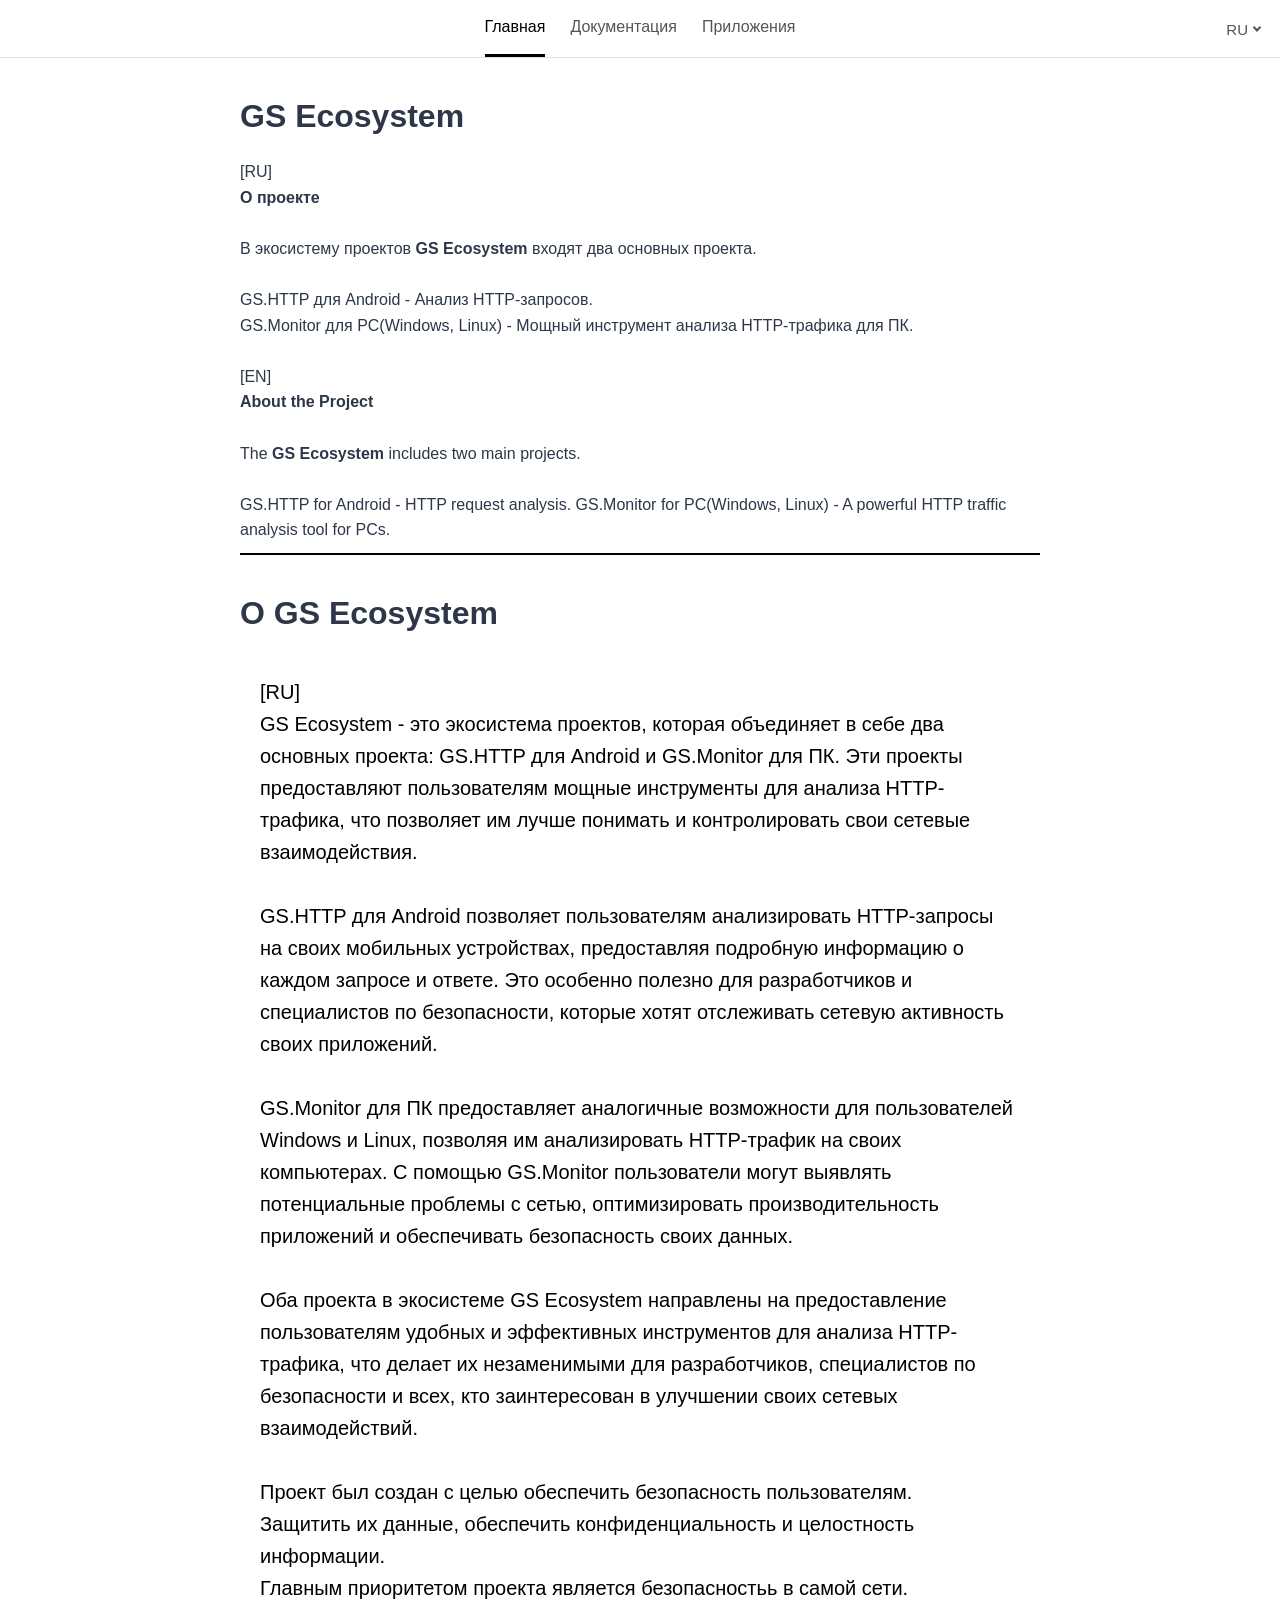
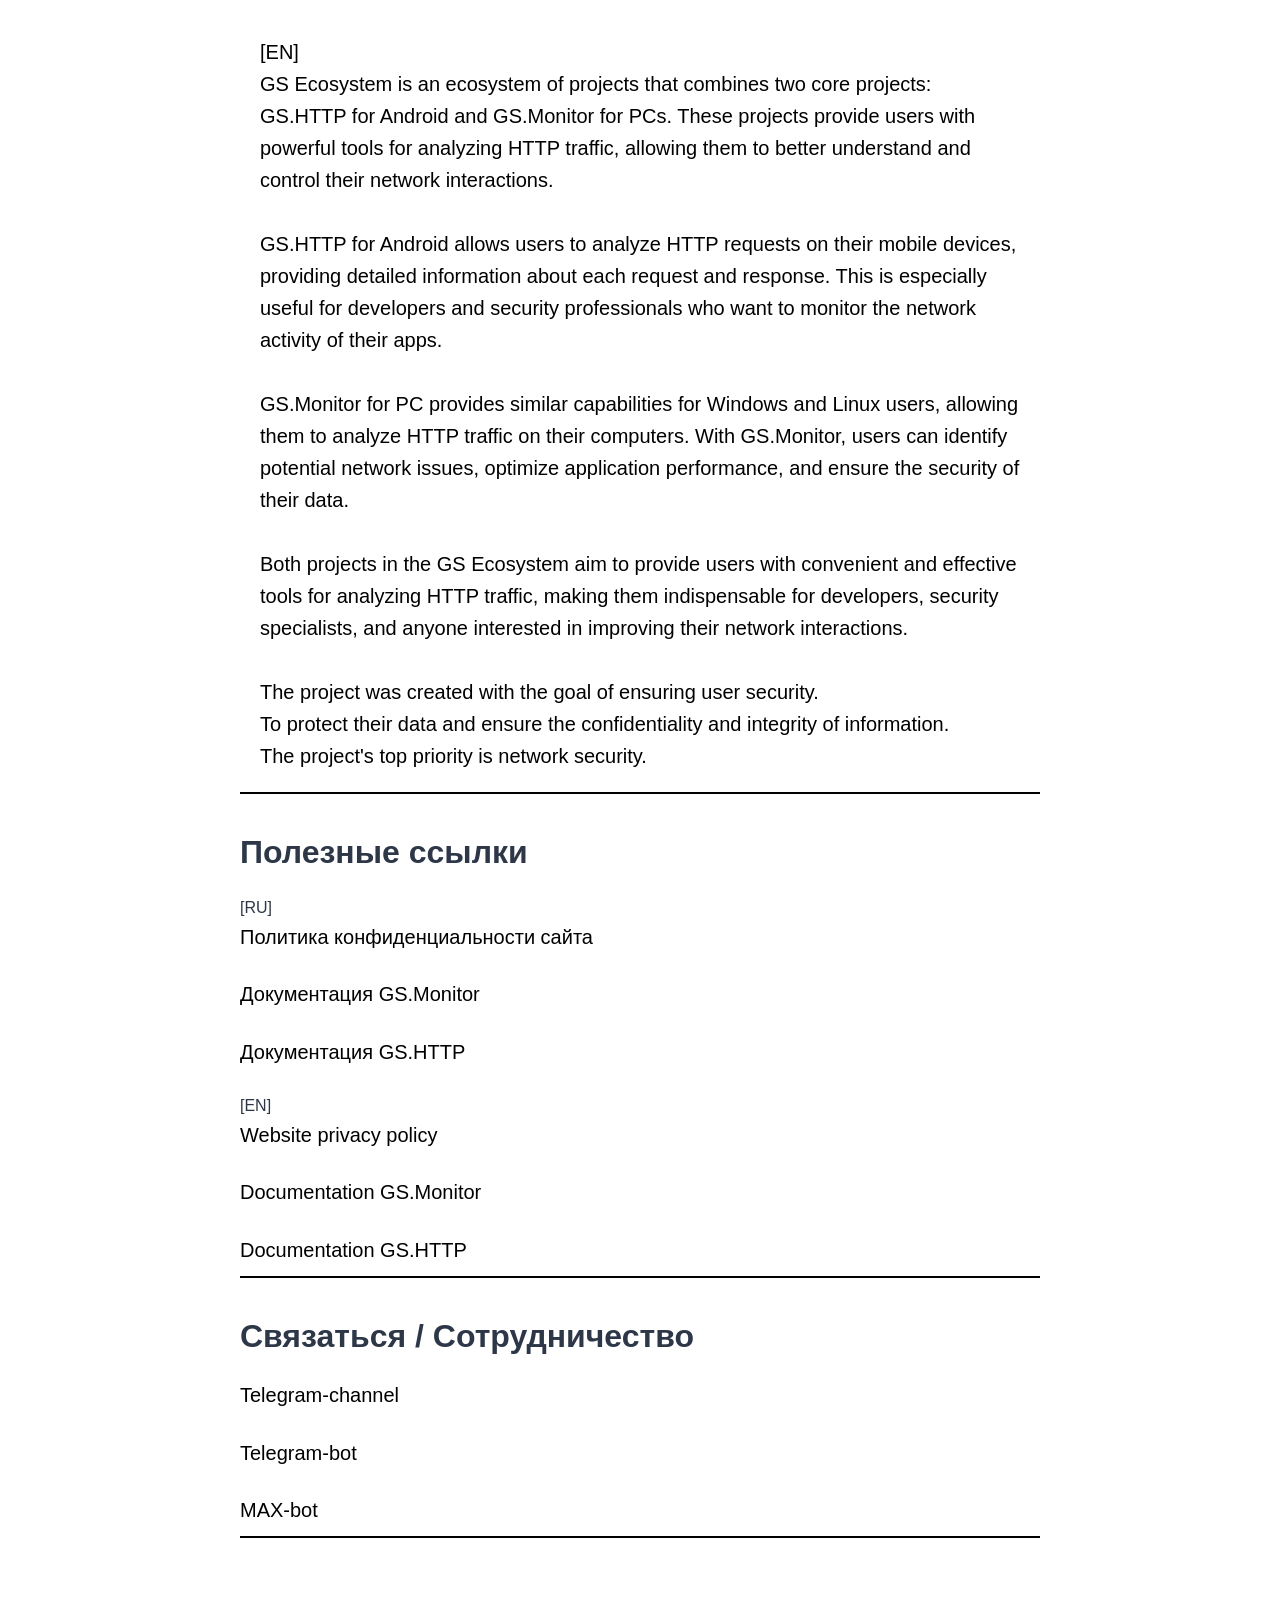
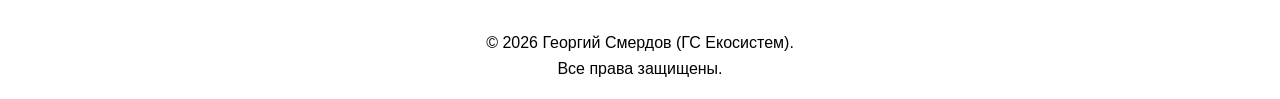
<file: index.html>
<!doctype html>
<html lang="ru">
  <head>
    <meta charset="UTF-8" />
    <meta name="viewport" content="width=device-width, initial-scale=0.7">
    <title>GS | Ecosystem</title>
    <link rel="stylesheet" href="style.css" />
    <link rel="stylesheet" href="lang-button.css" />
    <link rel="stylesheet" href="id.css" />
    <link rel="icon" href="images/GS.Ecosystem.png" type="image/png" />
  </head>
  <body>
    <header class="header">
      <div class="header-left"></div>

      <ul class="nav-menu">
        <li>
          <a href="https://gs-ht.ru" class="nav-link active" data-lang-key="nav-main">Главная</a>
        </li>
        <li>
          <a href="documentation.html" class="nav-link" data-lang-key="nav-protocol">Документация</a>
        </li>
        <li>
          <a href="apps.html" class="nav-link" data-lang-key="nav-apps">Приложения</a>
        </li>
      </ul>

      <div class="header-right">
        <div class="lang-switcher">
          <span class="lang-button">RU</span>
          <div class="lang-dropdown">
            <a href="#" class="lang-item" data-lang="en">English</a>
            <a href="#" class="lang-item" data-lang="ru">Русский</a>
          </div>
        </div>
      </div>
      <div class="tl_main_page_container"></div>
    </header>
    <div class="formater_cvet">
    <h1>GS Ecosystem</h1>
      <p id="about-project">
        [RU]<br>
        <strong>О проекте</strong> <br><br>
        В экосистему проектов <strong>GS Ecosystem</strong> входят два основных проекта.<br><br>
        GS.HTTP для Android - Анализ HTTP-запросов.<br>
        GS.Monitor для PC(Windows, Linux) - Мощный  инструмент анализа HTTP-трафика для ПК.<br><br>
        [EN]<br>
        <strong>About the Project</strong> <br><br>
        The <strong>GS Ecosystem</strong> includes two main projects.<br><br>
        GS.HTTP for Android - HTTP request analysis.
        GS.Monitor for PC(Windows, Linux) - A powerful HTTP traffic analysis tool for PCs.<br>
    </p>
    </div>  
    <div class="formater_cvet"> 
      <h1 data-lang-key="about-project-gs">О GS Ecosystem</h1>
        <p id="about-information-project">
        [RU]<br>
        GS Ecosystem - это экосистема проектов, которая объединяет в себе два основных проекта: GS.HTTP для Android и GS.Monitor для ПК. Эти проекты предоставляют пользователям мощные инструменты для анализа HTTP-трафика, что позволяет им лучше понимать и контролировать свои сетевые взаимодействия.<br><br>
        GS.HTTP для Android позволяет пользователям анализировать HTTP-запросы на  своих мобильных устройствах, предоставляя подробную информацию о каждом запросе и ответе. Это особенно полезно для разработчиков и специалистов по безопасности, которые хотят отслеживать сетевую активность своих приложений.<br><br>
        GS.Monitor для ПК предоставляет аналогичные возможности для пользователей Windows и Linux, позволяя им анализировать HTTP-трафик на своих компьютерах. С помощью GS.Monitor пользователи могут выявлять потенциальные проблемы с сетью, оптимизировать производительность приложений и обеспечивать безопасность своих данных.<br><br>
        Оба проекта в экосистеме GS Ecosystem направлены на предоставление пользователям удобных и эффективных инструментов для анализа HTTP-трафика, что делает их незаменимыми для разработчиков, специалистов по безопасности и всех, кто заинтересован в улучшении своих сетевых взаимодействий.<br><br>
        Проект был создан с целью обеспечить безопасность пользователям.<br>
        Защитить их данные, обеспечить конфиденциальность и целостность информации.<br>
        Главным приоритетом проекта является безопасностьь в самой сети.<br><br>
        [EN]<br>
        GS Ecosystem is an ecosystem of projects that combines two core projects: GS.HTTP for Android and GS.Monitor for PCs. These projects provide users with powerful tools for analyzing HTTP traffic, allowing them to better understand and control their network interactions.<br><br>
        GS.HTTP for Android allows users to analyze HTTP requests on their mobile devices, providing detailed information about each request and response. This is especially useful for developers and security professionals who want to monitor the network activity of their apps.<br><br>
        GS.Monitor for PC provides similar capabilities for Windows and Linux users, allowing them to analyze HTTP traffic on their computers. With GS.Monitor, users can identify potential network issues, optimize application performance, and ensure the security of their data.<br><br>
        Both projects in the GS Ecosystem aim to provide users with convenient and effective tools for analyzing HTTP traffic, making them indispensable for developers, security specialists, and anyone interested in improving their network interactions.<br><br>
        The project was created with the goal of ensuring user security.<br>
        To protect their data and ensure the confidentiality and integrity of information.<br>
        The project's top priority is network security.<br>
      </p>
    </div>
    <div class="formater_cvet">     
      <h1 data-lang-key="links">Полезные ссылки</h1> 
        <div class="favorite-link"> 
        <p id="favorite-link-personal">
          [RU]<br>
          <a href="privacy-policy.html" target="_blank" id="my-link-one">Политика конфиденциальности сайта</a><br><br>
          <a href ="GS.Monitor-documentation.html" id="my-link-two">Документация GS.Monitor</a><br><br>
          <a href ="GS.HTTP-documentation.html" id="my-link-three">Документация GS.HTTP</a><br><br>
          [EN]<br>
          <a href="privacy-policy.html" target="_blank" id="my-link-one">Website privacy policy</a><br><br>
          <a href ="GS.Monitor-documentation.html" id="my-link-two">Documentation GS.Monitor</a><br><br>
          <a href ="GS.HTTP-documentation.html" id="my-link-three">Documentation GS.HTTP</a><br>
        </p>
    </div>
  </div>
    <div class="formater_cvet">  
      <h1 data-lang-key="contact-cooperation">Связаться/Сотрудничество</h1>
        <div class="favorite-link">
        <p id="contact-text-cooperation">
          <a href="https://t.me/GS_smerdov" id="telegram-channel-link">Telegram-channel</a><br><br>
          <a href="https://t.me/GS_Monitor_bot_bot" id="telegram-bot-link">Telegram-bot</a><br><br>
          <a href="https://max.ru/se13485060_bot" id="max-chat-bot">MAX-bot</a></p>
    </div>
  </div>  
  <br><br>
  <p id="copyright-text">&copy 2026 Георгий Смердов (ГС Екосистем). <br>Все права защищены.</p>
    <script src="script.js"></script>
  </body>
</html>
</file>
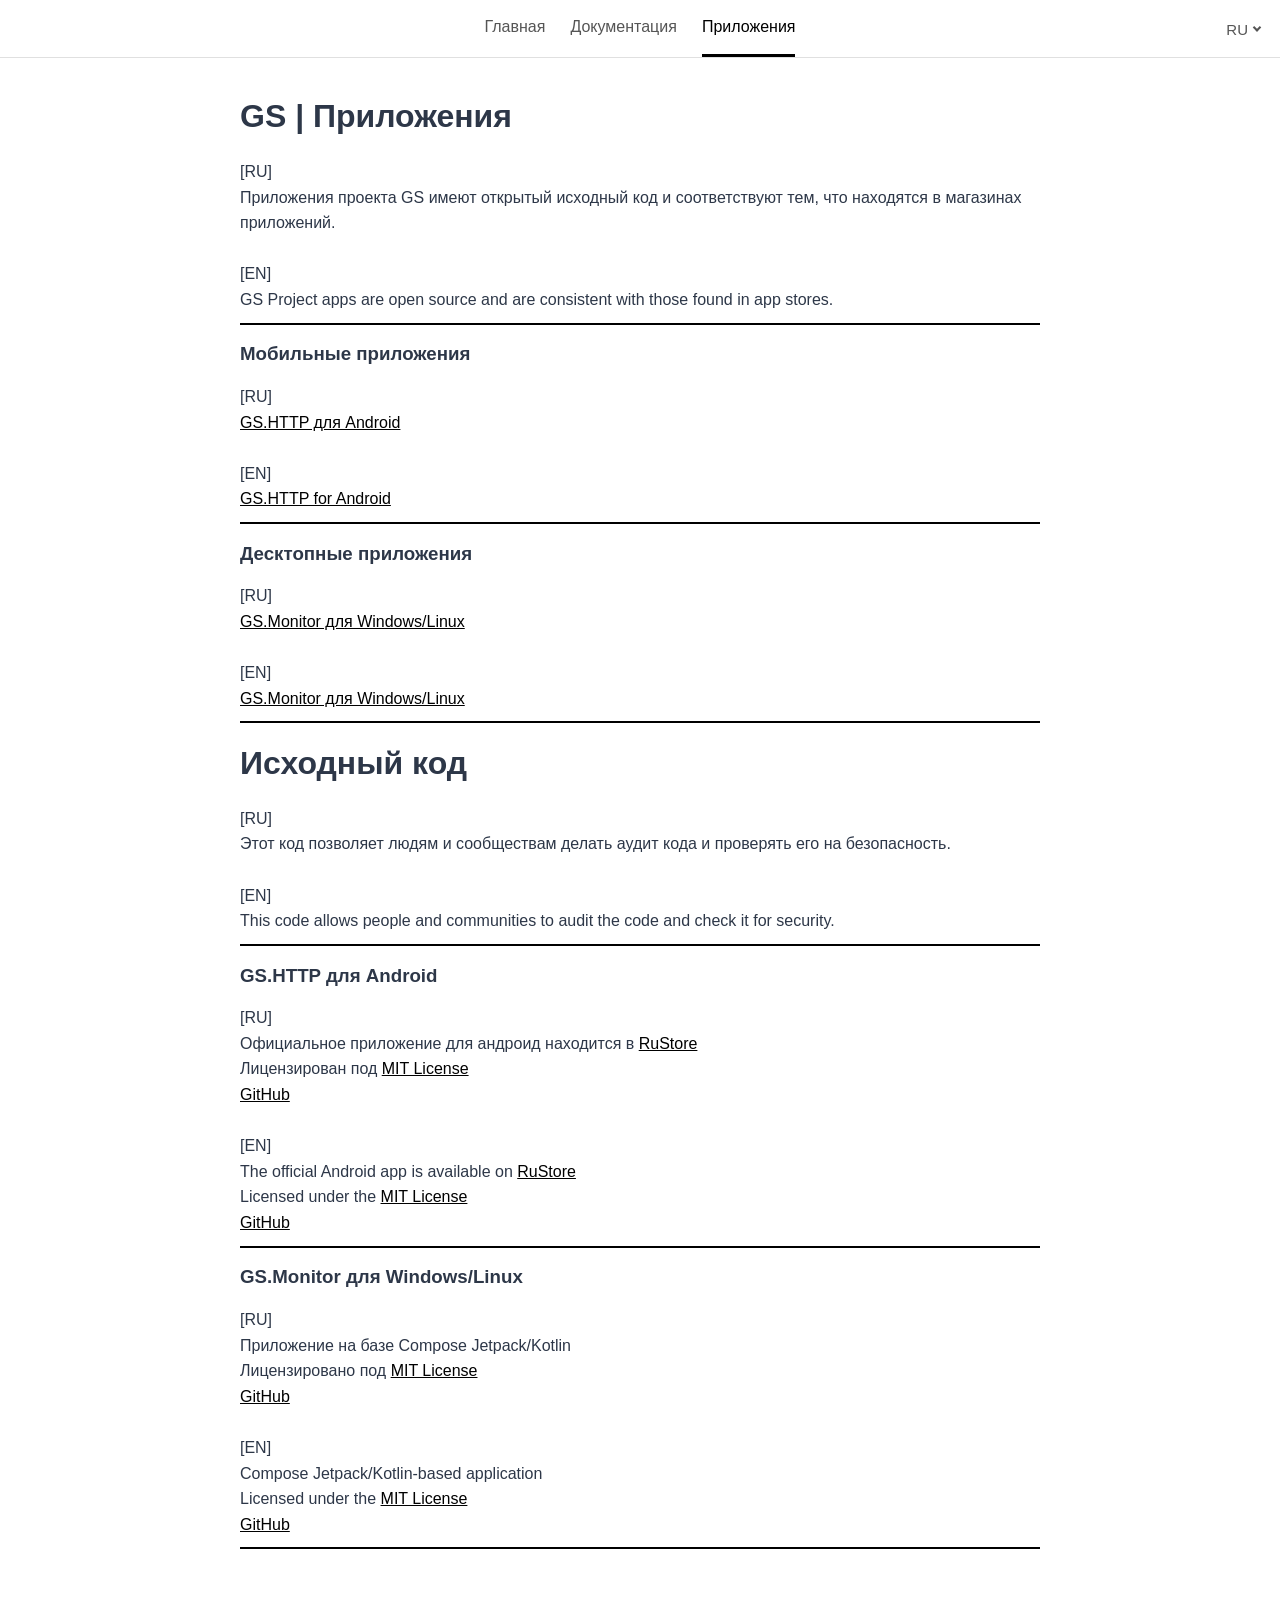
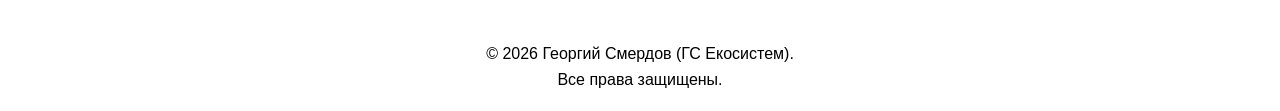
<file: apps.html>
<!doctype html>
<html lang="ru">
  <head>
    <meta charset="UTF-8" />
    <meta name="viewport" content="width=device-width, initial-scale=0.7">
    <title>GS | Ecosystem</title>
    <link rel="stylesheet" href="style.css" />
    <link rel="stylesheet" href="lang-button.css" />
    <link rel="stylesheet" href="id.css" />
    <link rel="icon" href="images/GS.Ecosystem.png" type="image/png" />
  </head>
  <body>
    <header class="header">
      <div class="header-left"></div>

      <ul class="nav-menu">
        <li>
          <a href="https://gs-ht.ru" class="nav-link" data-lang-key="nav-main">Главная</a>
        </li>
        <li>
          <a href="documentation.html" class="nav-link" data-lang-key="nav-protocol">Документация</a>
        </li>
        <li>
          <a href="apps.html" class="nav-link active" data-lang-key="nav-apps">Приложения</a>
        </li>
      </ul>

      <div class="header-right">
        <div class="lang-switcher">
          <span class="lang-button">RU</span>
          <div class="lang-dropdown">
            <a href="#" class="lang-item" data-lang="en">English</a>
            <a href="#" class="lang-item" data-lang="ru">Русский</a>
          </div>
        </div>
      </div>
      <div class="tl_main_page_container"></div>
    </header>
    <div class="formater_cvet">
        <h1 data-lang-key="gs-apps">GS | Applications</h1>
        <P id="about-project">
            [RU]<br>
            Приложения проекта GS имеют открытый исходный код и соответствуют тем, что находятся в магазинах приложений.<br><br>
            [EN]<br>
            GS Project apps are open source and are consistent with those found in app stores.
        </P>
        <h3 data-lang-key="mob-apps">Мобильные приложения</h3>
        <p id="about-project">
            [RU]<br>
            <a href="https://www.rustore.ru/catalog/app/com.flet.gshttp" target="_blank" id="privacy-website-corrent">GS.HTTP для Android</a><br><br>
            [EN]<br>
            <a href="https://www.rustore.ru/catalog/app/com.flet.gshttp" target="_blank" id="privacy-website-corrent">GS.HTTP for Android</a>
        </p>
        <h3 data-lang-key="desk-apps">Десктопные приложения</h3>
        <p id="about-project">
        [RU]<br>
        <a href="https://github.com/proto-gs/GS.Monitor" target="_blank" id="privacy-website-corrent">GS.Monitor для Windows/Linux</a><br><br>
        [EN]<br>
        <a href="https://github.com/proto-gs/GS.Monitor" target="_blank" id="privacy-website-corrent">GS.Monitor для Windows/Linux</a>
        </p>
        <h1 data-lang-key="source">Исходный код</h1>
        <p id="about-project">
        [RU]<br>
        Этот код позволяет людям и сообществам делать аудит кода и проверять его на безопасность.<br><br>
        [EN]<br>
        This code allows people and communities to audit the code and check it for security.
        </p>
        <h3 data-lang-key="gs-ht">GS.HTTP для Android</h3>
        <p id="about-project">
         [RU]<br>
         Официальное приложение для андроид находится в <a href="https://www.rustore.ru/catalog/app/com.flet.gshttp" target="_blank" id="privacy-website-corrent">RuStore</a><br>
         Лицензирован под <a href="LICENSE.html" target="_blank" id="privacy-website-corrent">MIT License</a><br>
         <a href="https://gs-ht.ru/apps" id="privacy-website-corrent">GitHub</a><br><br>
         [EN]<br>
         The official Android app is available on <a href="https://www.rustore.ru/catalog/app/com.flet.gshttp" target="_blank" id="privacy-website-corrent">RuStore</a><br>
         Licensed under the <a href="LICENSE.html" target="_blank" id="privacy-website-corrent">MIT License</a><br>
         <a href="https://gs-ht.ru/apps" id="privacy-website-corrent">GitHub</a><br>
        </p>
        <h3 data-lang-key="gs-mn">GS.Monitor для Windows/Linux</h3>
        <p id="about-project">
            [RU]<br>
            Приложение на базе Compose Jetpack/Kotlin<br>
            Лицензировано под <a href="LICENSE.html" target="_blank" id="privacy-website-corrent">MIT License</a><br>
            <a href="https://github.com/proto-gs/GS.Monitor" target="_blank" id="privacy-website-corrent">GitHub</a><br><br>
            [EN]<br>
            Compose Jetpack/Kotlin-based application<br>
            Licensed under the <a href="LICENSE.html" target="_blank" id="privacy-website-corrent">MIT License</a><br>
            <a href="https://github.com/proto-gs/GS.Monitor" target="_blank" id="privacy-website-corrent">GitHub</a>
        </p>
    </div>
          <br><br>
  <p id="copyright-text">&copy 2026 Георгий Смердов (ГС Екосистем). <br>Все права защищены.</p>
    <script src="script.js"></script>
  </body>
</html>
</file>
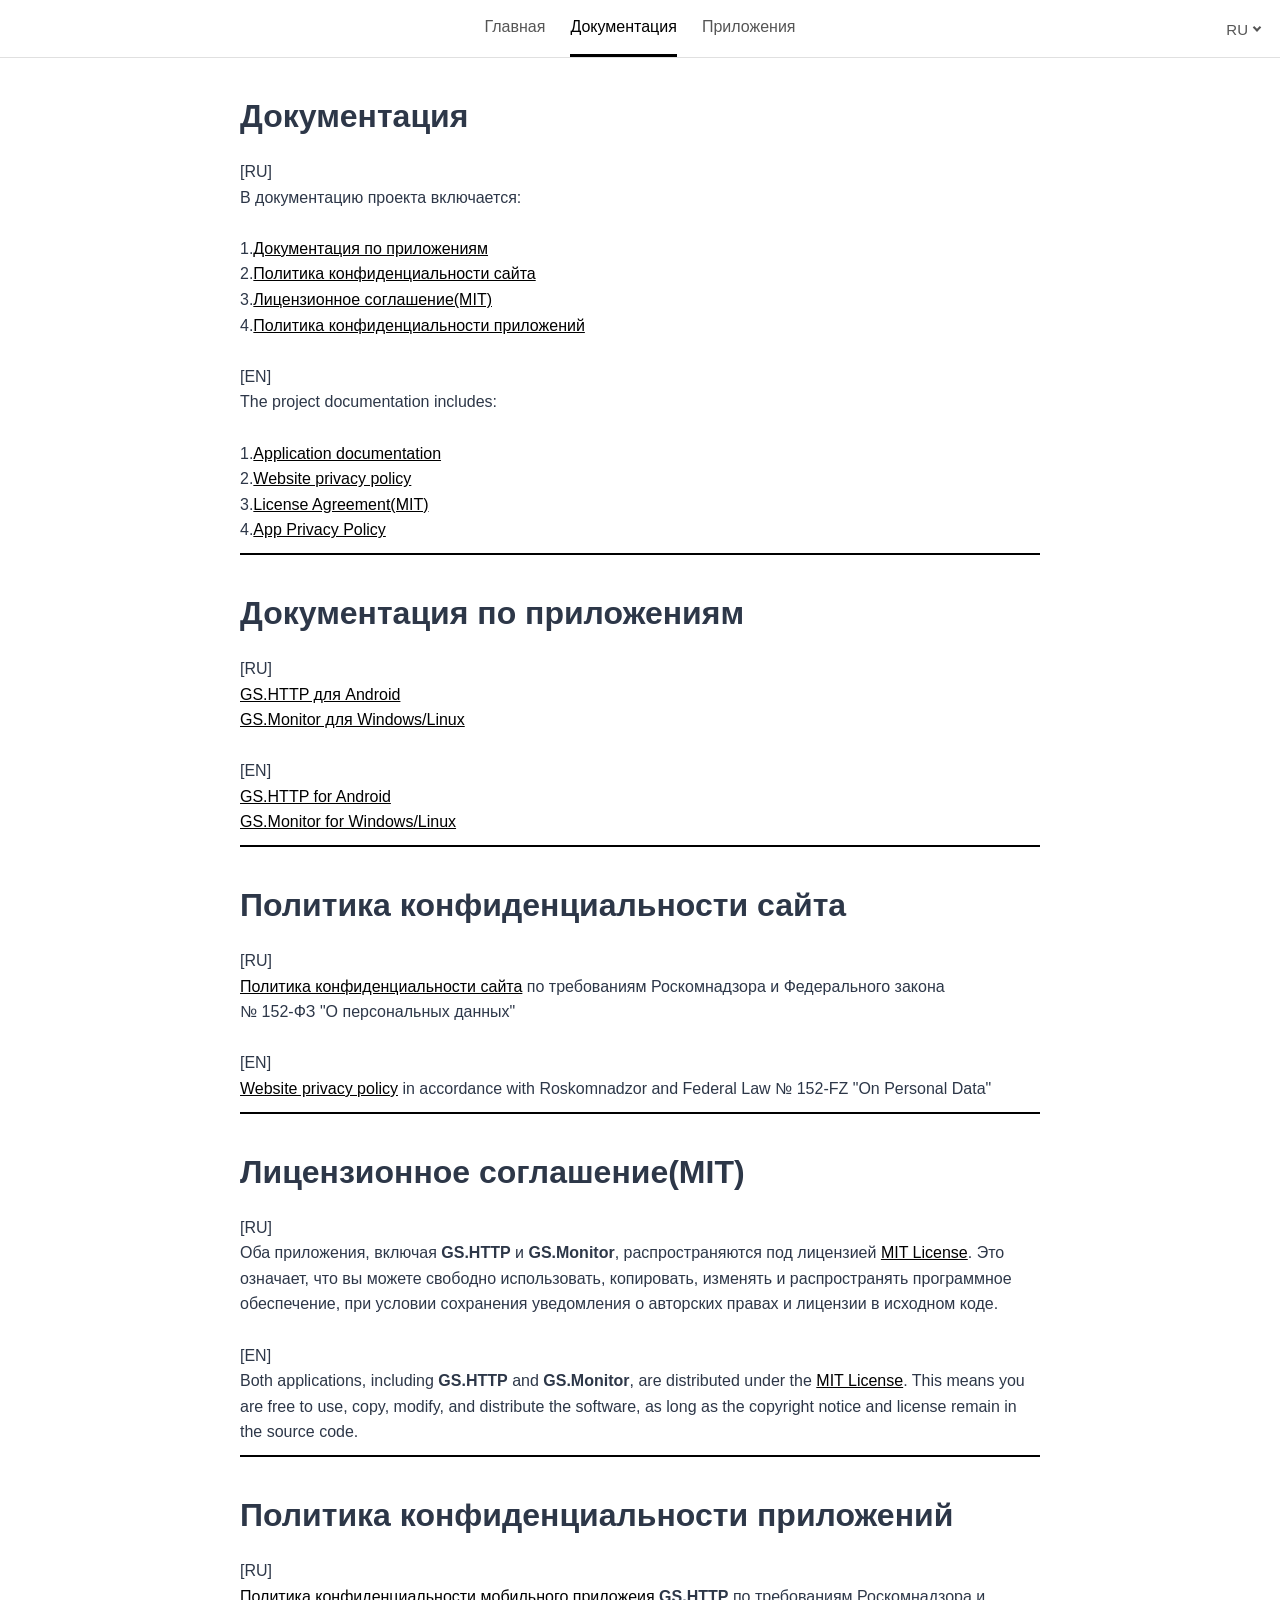
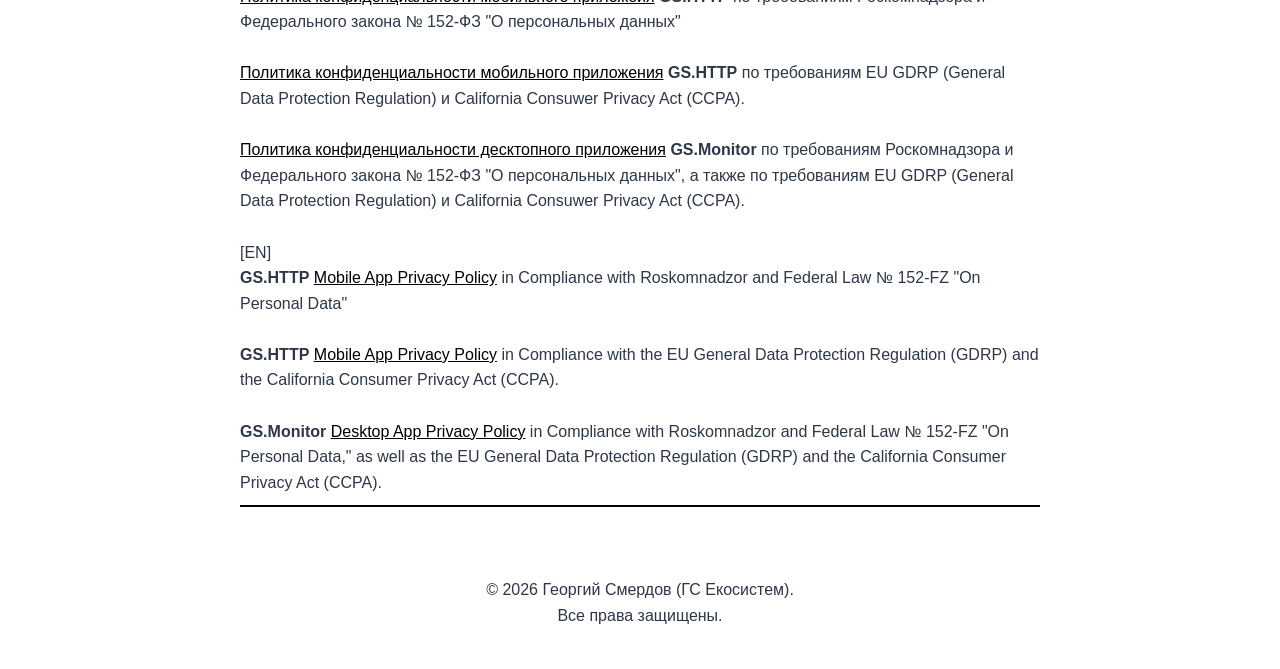
<file: documentation.html>
<!doctype html>
<html lang="ru">
  <head>
    <meta charset="UTF-8" />
    <meta name="viewport" content="width=device-width, initial-scale=0.7">
    <title>GS | Ecosystem</title>
    <link rel="stylesheet" href="style.css" />
    <link rel="stylesheet" href="lang-button.css" />
    <link rel="stylesheet" href="id.css" />
    <link rel="icon" href="images/GS.Ecosystem.png" type="image/png" />
  </head>
  <body>
    <header class="header">
      <div class="header-left"></div>

      <ul class="nav-menu">
        <li>
          <a href="https://gs-ht.ru" class="nav-link" data-lang-key="nav-main">Главная</a>
        </li>
        <li>
          <a href="documentation.html" class="nav-link active" data-lang-key="nav-protocol">Документация</a>
        </li>
        <li>
          <a href="apps.html" class="nav-link" data-lang-key="nav-apps">Приложения</a>
        </li>
      </ul>

      <div class="header-right">
        <div class="lang-switcher">
          <span class="lang-button">RU</span>
          <div class="lang-dropdown">
            <a href="#" class="lang-item" data-lang="en">English</a>
            <a href="#" class="lang-item" data-lang="ru">Русский</a>
          </div>
        </div>
      </div>
      <div class="tl_main_page_container"></div>
    </header>
    <div class="formater_cvet">
      <h1 data-lang-key="doc">Документация</h1>
      <p id="about-project">
        [RU]<br>
        В документацию проекта включается:<br><br>
        1.<a href="#documentations-apps" id="document-options-link">Документация по приложениям</a><br>
        2.<a href="#privacy-policy-site" id="document-options-link">Политика конфиденциальности сайта</a><br>
        3.<a href="#mit-license" id="document-options-link">Лицензионное соглашение(MIT)</a><br>
        4.<a href="#privacy-policy-apps" id="document-options-link">Политика конфиденциальности приложений</a><br><br>
        [EN]<br>
        The project documentation includes:<br><br>
        1.<a href="#documentations-apps" id="document-options-link">Application documentation</a><br>
        2.<a href="#privacy-policy-site" id="document-options-link">Website privacy policy</a><br>
        3.<a href="#mit-license" id="document-options-link">License Agreement(MIT)</a><br>
        4.<a href="#privacy-policy-apps" id="document-options-link">App Privacy Policy</a><br>
      </p>
    </div>
    <div class="formater_cvet">
    <h1 id="documentations-apps" data-lang-key="app-doc">Документация по приложениям</h1>   
    <p id="about-project">
      [RU]<br>
      <a href="GS.HTTP-documentation.html" target="_blank" id="website-apps-corrent">GS.HTTP для Android</a><br>
      <a href="GS.Monitor-documentation.html" target="_blank" id="website-apps-corrent">GS.Monitor для Windows/Linux</a><br><br>
      [EN]<br>
      <a href="GS.HTTP-documentation.html" target="_blank" id="website-apps-corrent">GS.HTTP for Android</a><br>
      <a href="GS.Monitor-documentation.html" target="_blank" id="website-apps-corrent">GS.Monitor for Windows/Linux</a><br>
    </p>
    </div>
    <div class="formater_cvet">
    <h1 id="privacy-policy-site" data-lang-key="web-priv">Политика конфиденциальности сайта</h1>
      <p id="privacy-css">
      [RU]<br>
      <a href="privacy-policy.html" target="_blank" id="privacy-website-corrent">Политика конфиденциальности сайта</a> по требованиям Роскомнадзора и Федерального закона<br>
      № 152-ФЗ "О персональных данных"<br><br>
      [EN]<br>
      <a href="privacy-policy.html" target="_blank" id="privacy-website-corrent">Website privacy policy</a> in accordance with Roskomnadzor and Federal Law
      № 152-FZ "On Personal Data"
    </p>
    </div> 
    <div class="formater_cvet">
      <h1 id="mit-license" data-lang-key="mit-license">Лицензионное соглашение(MIT)</h1>
        <p id="about-project">
          [RU]<br>
          Оба приложения, включая <strong>GS.HTTP</strong> и <strong>GS.Monitor</strong>, распространяются под лицензией 
          <a href="LICENSE.html" target="_blank" id="privacy-website-corrent">MIT License</a>. 
          Это означает, что вы можете свободно использовать, копировать, изменять и распространять программное обеспечение, при условии сохранения уведомления о авторских правах и лицензии в исходном коде.<br><br>
          [EN]<br>
          Both applications, including <strong>GS.HTTP</strong> and <strong>GS.Monitor</strong>, are distributed under the <a href="LICENSE.html" target="_blank" id="privacy-website-corrent">MIT License</a>.
          This means you are free to use, copy, modify, and distribute the software, as long as the copyright notice and license remain in the source code.
        </p>
    </div>
    <div class="formater_cvet">
      <h1 id="privacy-policy-apps" data-lang-key="app-priv">Политика конфиденциальности приложений</h1>
      <p id="about-project">
        [RU]<br>
        <a href="PRIVACY_GS.HTTP_RU.html" target="_blank" id="privacy-website-corrent">Политика конфиденциальности мобильного приложеия</a> <strong>GS.HTTP</strong> по требованиям Роскомнадзора и Федерального закона
        № 152-ФЗ "О персональных данных"<br><br>
        <a href="PRIVACY_GS.HTTP_EN.html" target="_blank" id="privacy-website-corrent">Политика конфиденциальности мобильного приложения</a> <strong>GS.HTTP</strong> по требованиям EU GDRP (General Data Protection Regulation) и
        California Consuwer Privacy Act (CCPA).<br><br>
        <a href="PRIVACY_GS.Monitor_.html" target="_blank" id="privacy-website-corrent">Политика конфиденциальности десктопного приложения</a> <strong>GS.Monitor</strong> по требованиям Роскомнадзора и Федерального закона
        № 152-ФЗ "О персональных данных", а также по требованиям EU GDRP (General Data Protection Regulation) и
        California Consuwer Privacy Act (CCPA).<br><br>
        [EN]<br>
        <strong>GS.HTTP</strong> <a href="PRIVACY_GS.HTTP_RU.html" target="_blank" id="privacy-website-corrent">Mobile App Privacy Policy</a> in Compliance with Roskomnadzor and Federal Law
        № 152-FZ "On Personal Data"<br><br>
        <strong>GS.HTTP</strong> <a href="PRIVACY_GS.HTTP_EN.html" target="_blank" id="privacy-website-corrent">Mobile App Privacy Policy</a> in Compliance with the EU General Data Protection Regulation (GDRP) and the California Consumer Privacy Act (CCPA).<br><br>
        <strong>GS.Monitor</strong> <a href="PRIVACY_GS.Monitor_.html" target="_blank" id="privacy-website-corrent">Desktop App Privacy Policy</a> in Compliance with Roskomnadzor and Federal Law № 152-FZ "On Personal Data," as well as the EU General Data Protection Regulation (GDRP) and the California Consumer Privacy Act (CCPA).
      </p>           
  <br><br>
  <p id="copyright-text">&copy 2026 Георгий Смердов (ГС Екосистем). <br>Все права защищены.</p>
    <script src="script.js"></script>
  </body>
</html>
</file>
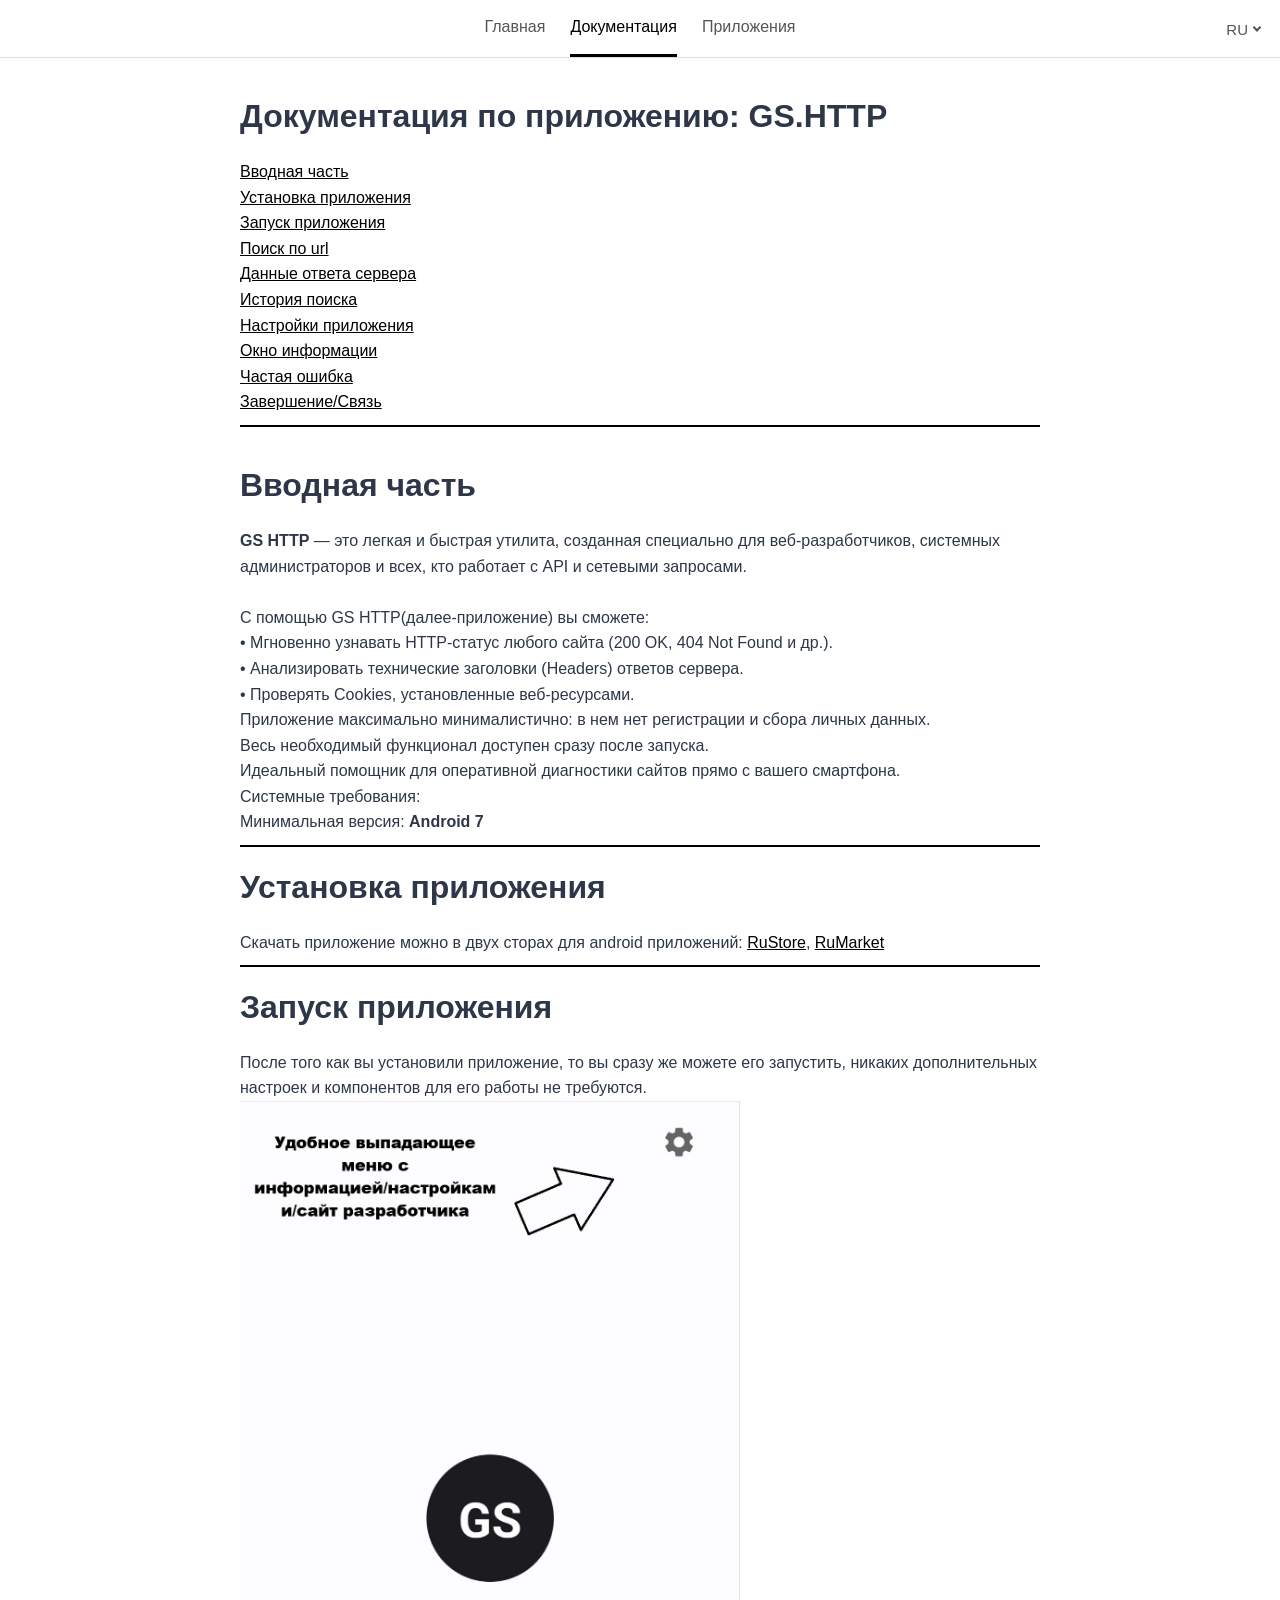
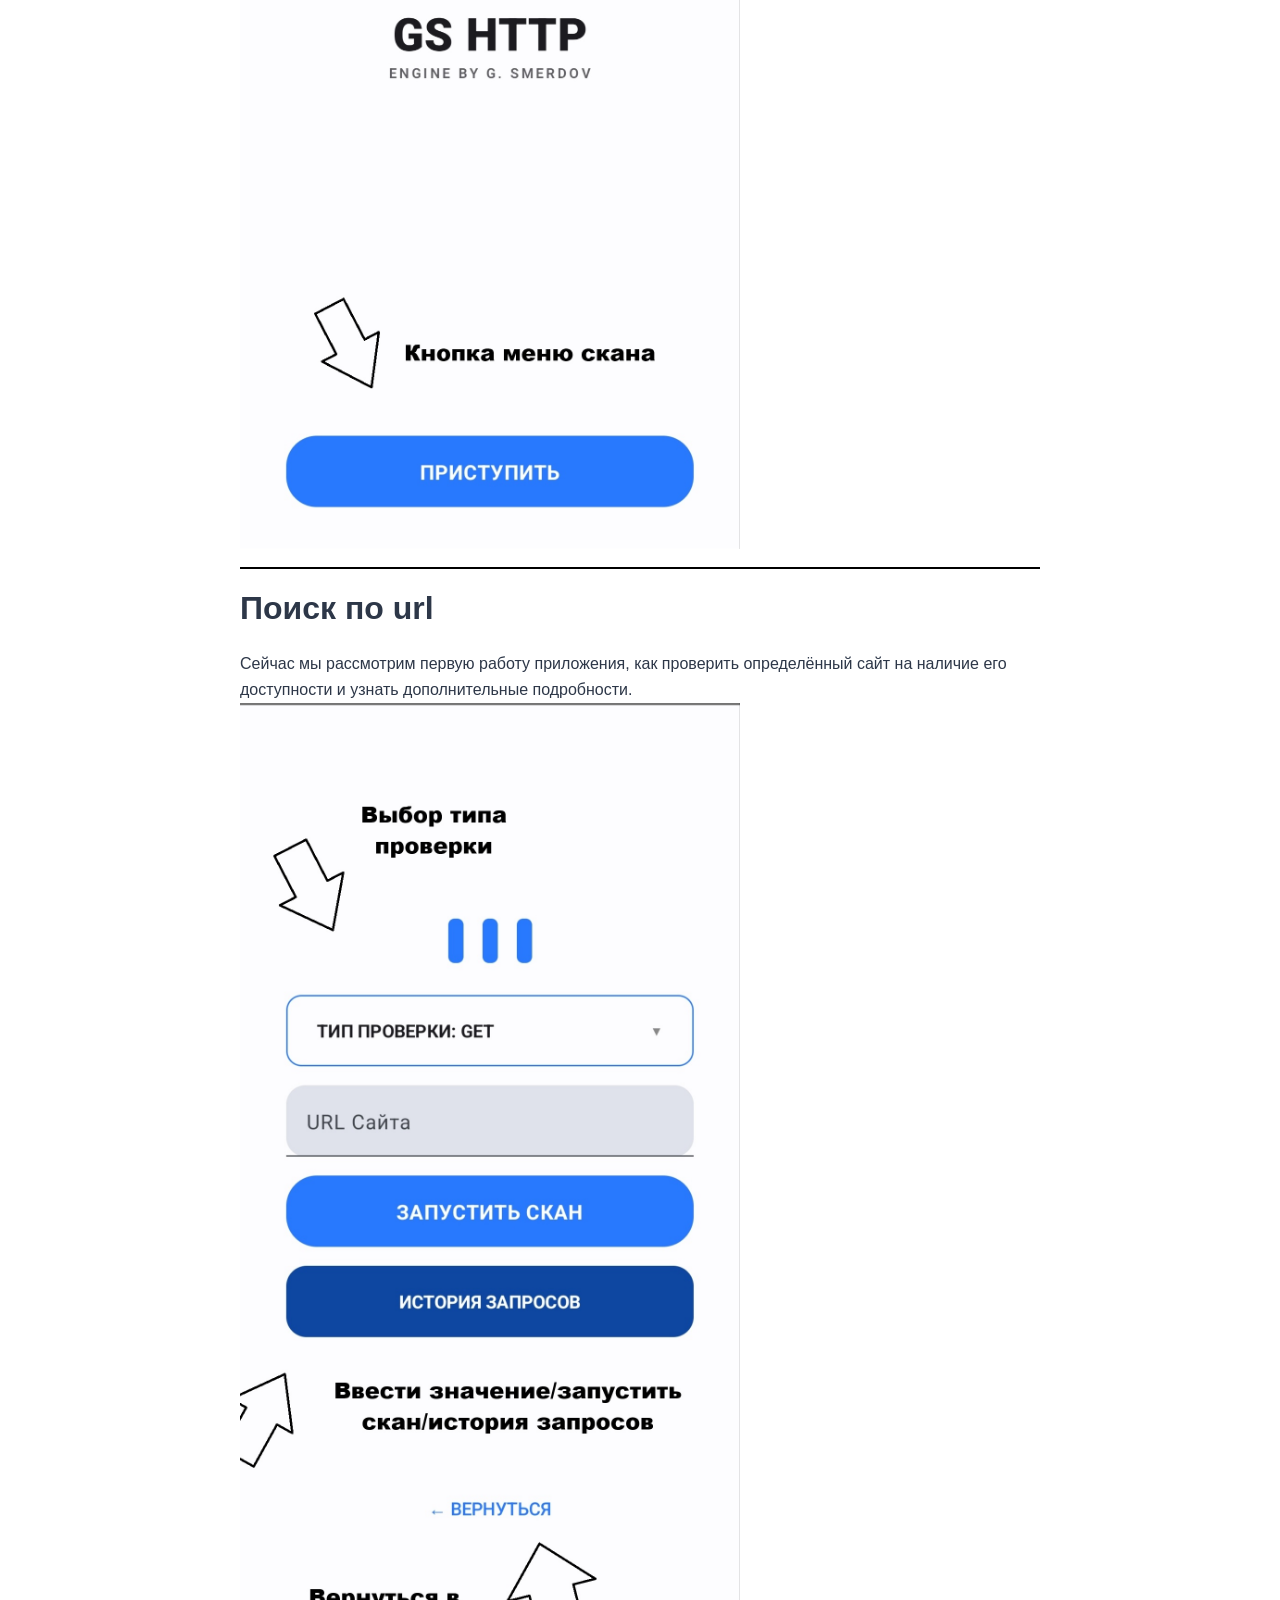
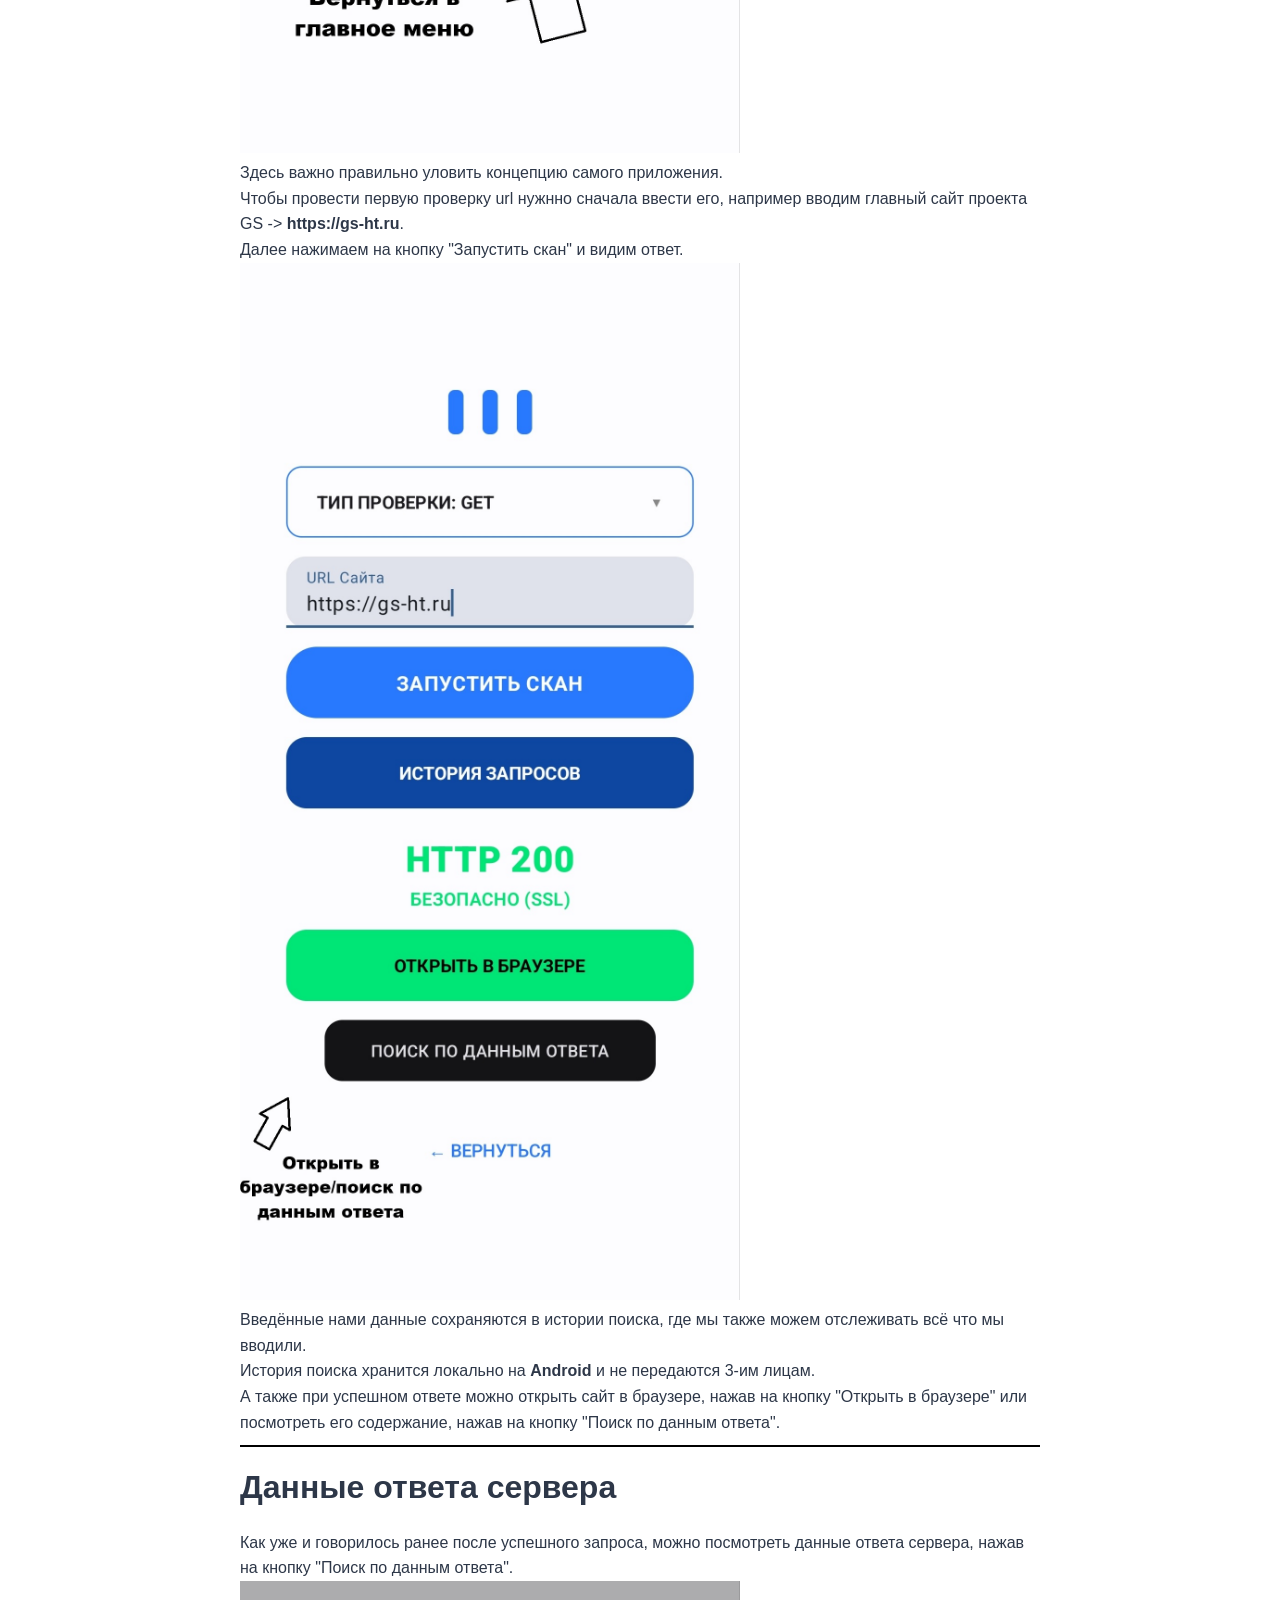
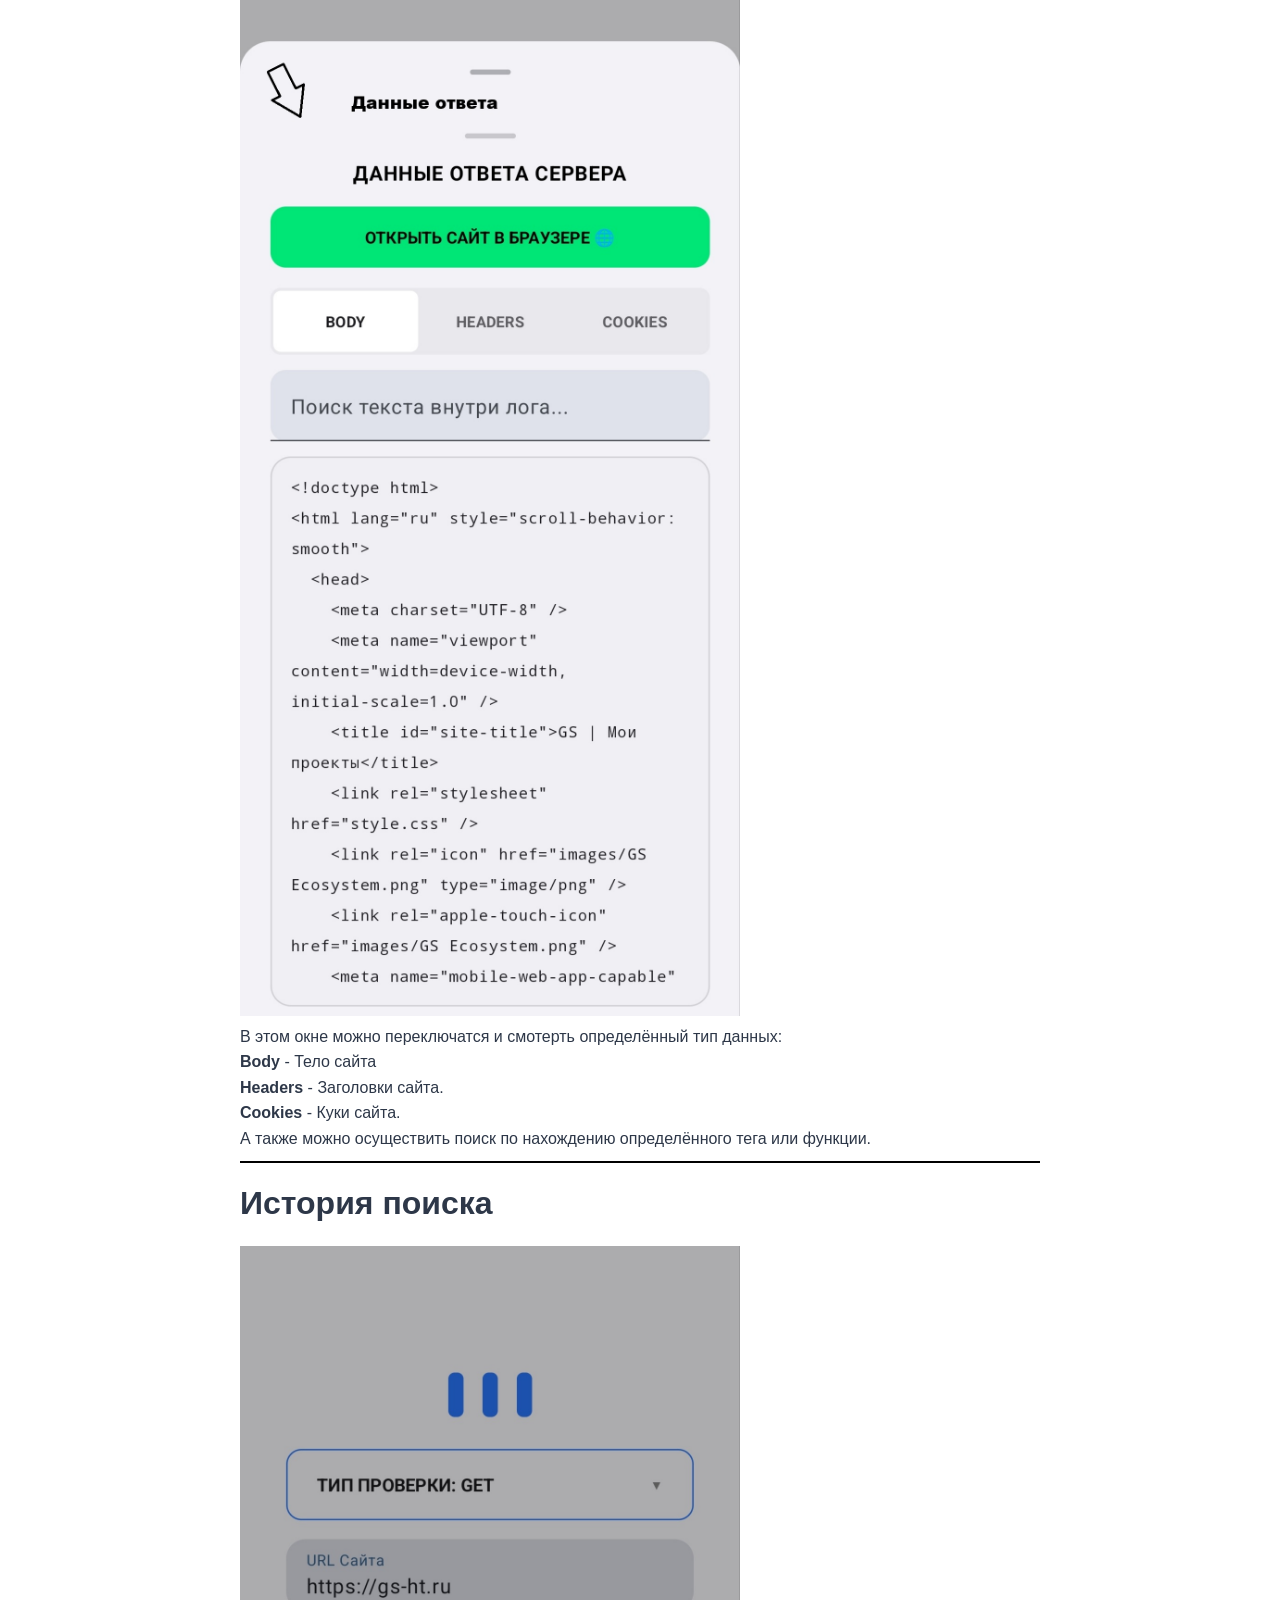
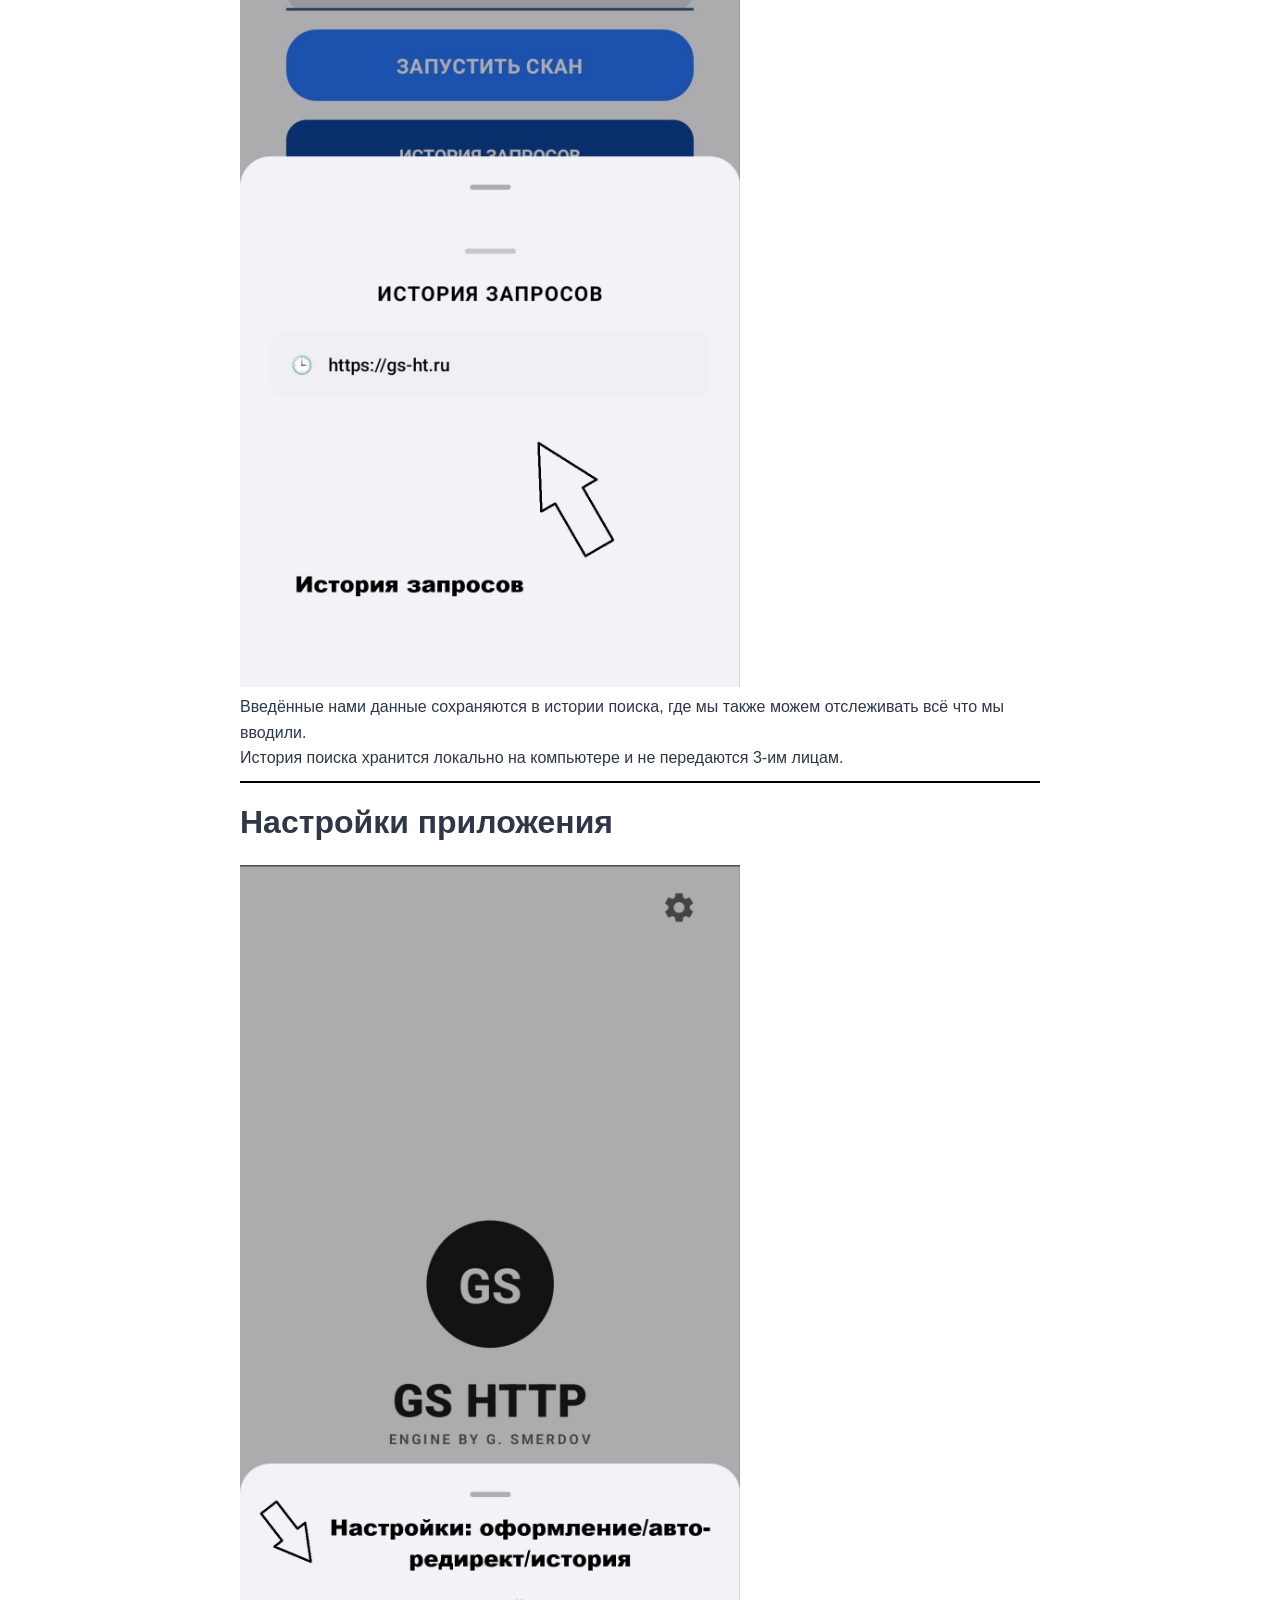
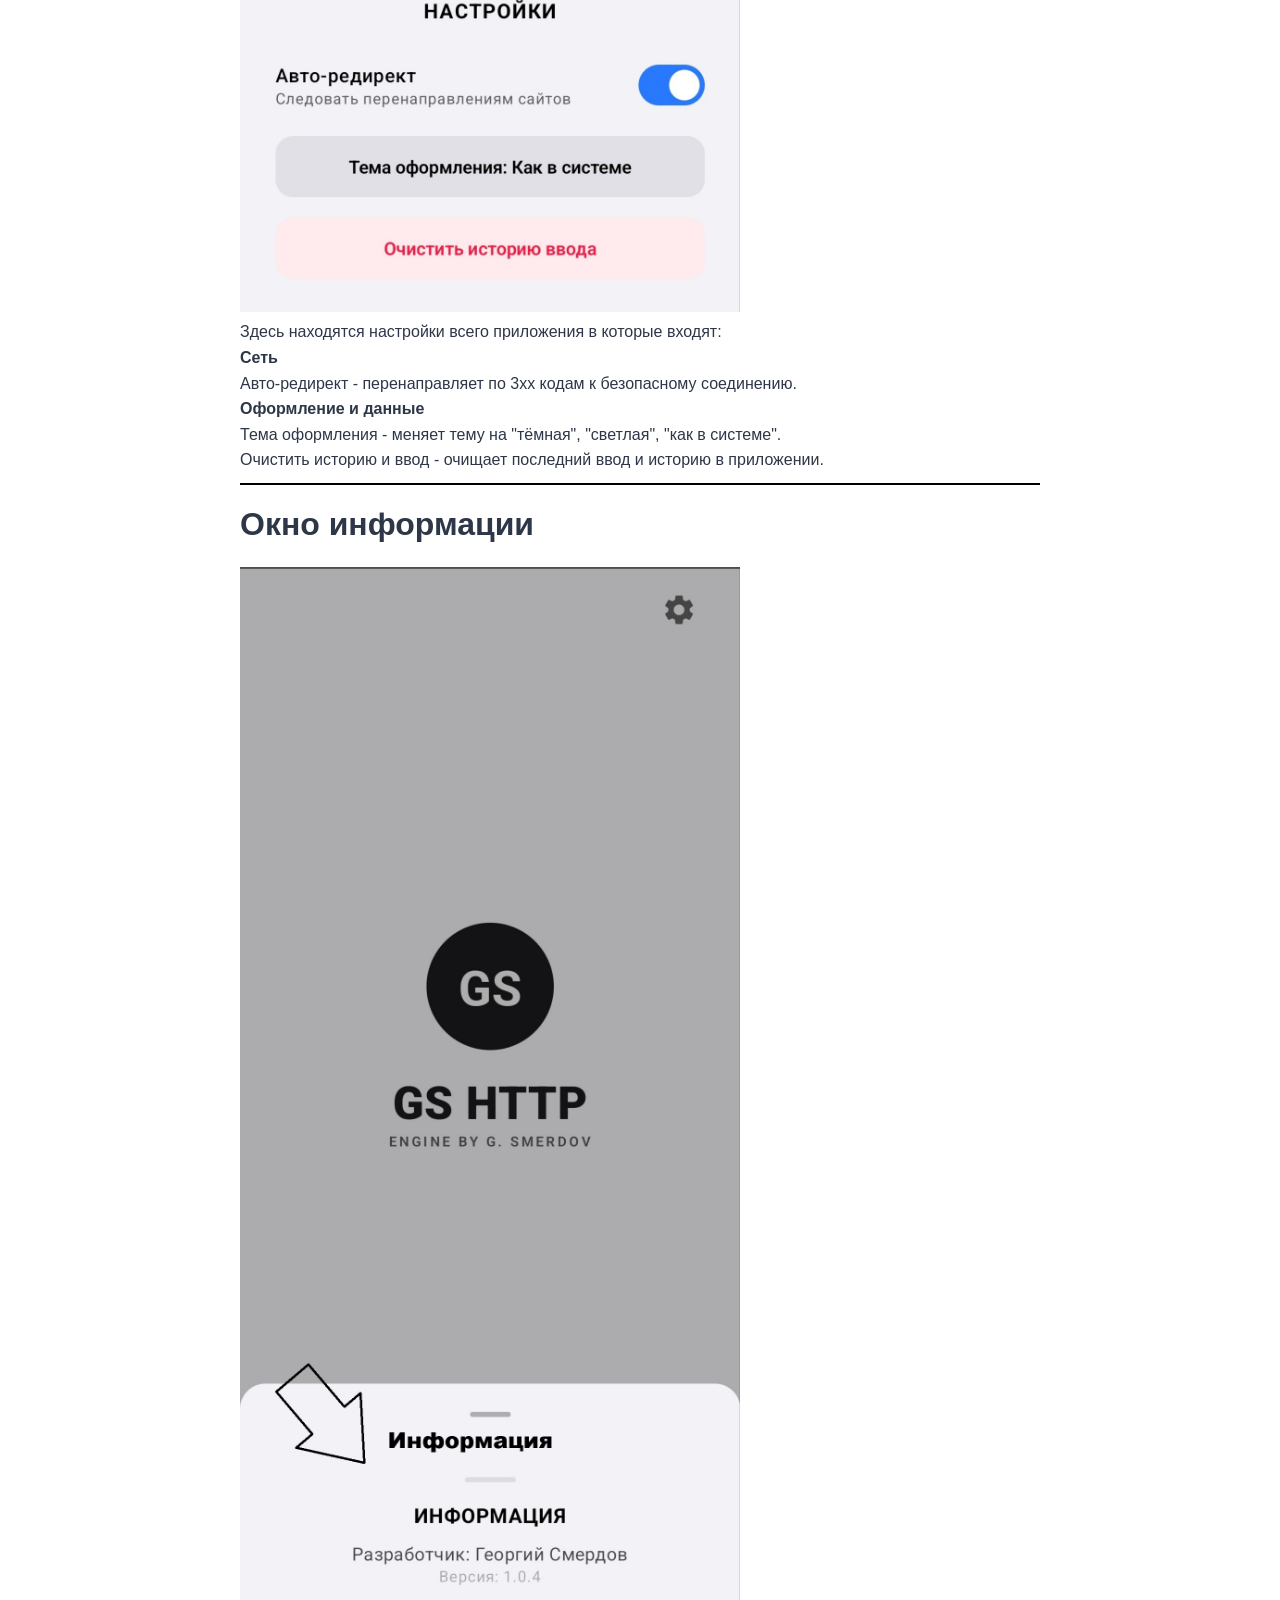
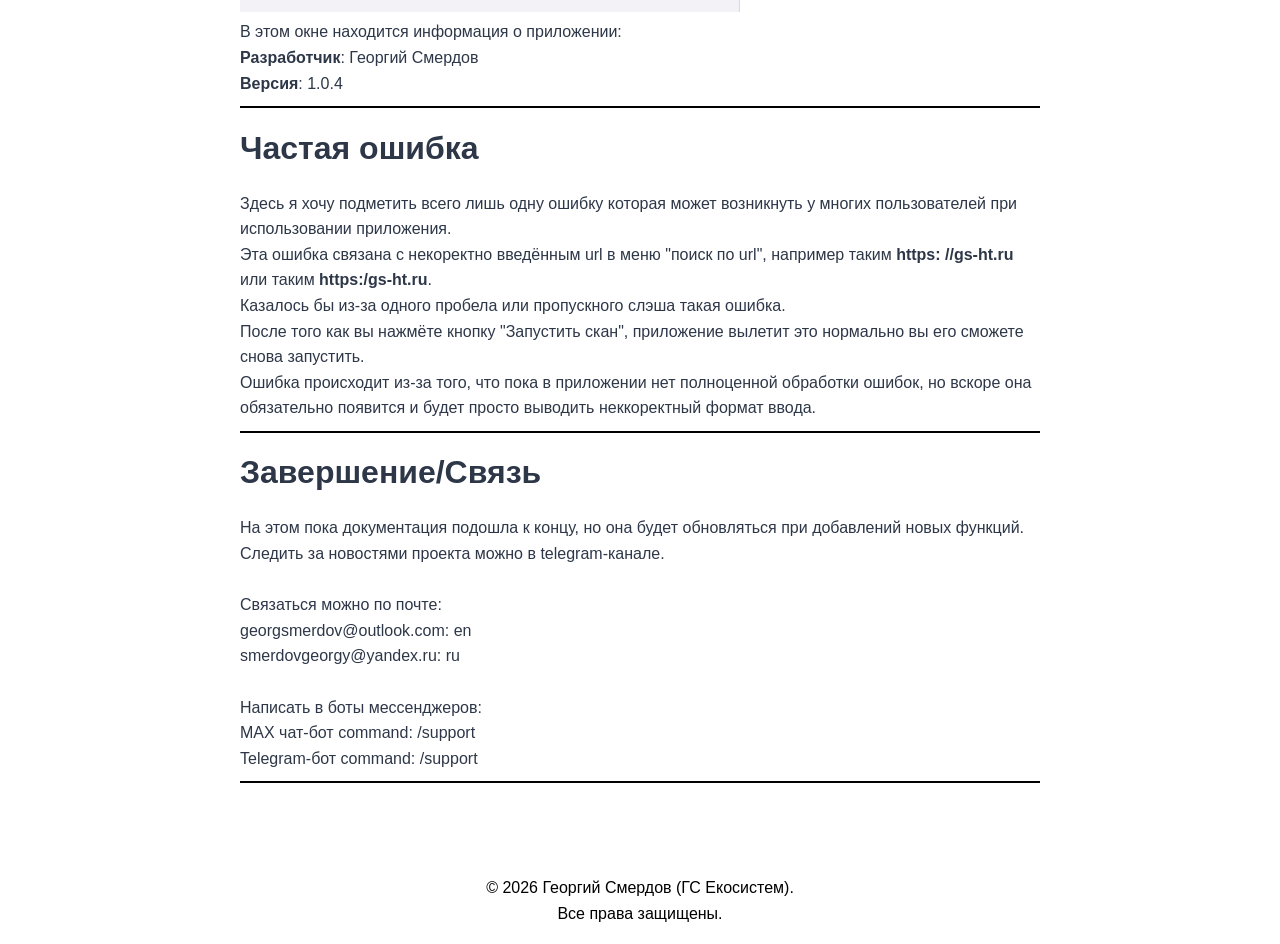
<file: GS.HTTP-documentation.html>
<!doctype html>
<html lang="ru">
  <head>
    <meta charset="UTF-8" />
    <meta name="viewport" content="width=device-width, initial-scale=0.7">
    <title>GS | Ecosystem</title>
    <link rel="stylesheet" href="style.css" />
    <link rel="stylesheet" href="lang-button.css" />
    <link rel="stylesheet" href="id.css" />
    <link rel="icon" href="images/GS.Ecosystem.png" type="image/png" />
  </head>
  <body>
    <header class="header">
      <div class="header-left"></div>

      <ul class="nav-menu">
        <li>
          <a href="https://gs-ht.ru" class="nav-link" data-lang-key="nav-main">Главная</a>
        </li>
        <li>
          <a href="documentation.html" class="nav-link active" data-lang-key="nav-protocol">Документация</a>
        </li>
        <li>
          <a href="apps.html" class="nav-link" data-lang-key="nav-apps">Приложения</a>
        </li>
      </ul>

      <div class="header-right">
        <div class="lang-switcher">
          <span class="lang-button">RU</span>
          <div class="lang-dropdown">
            <a href="#" class="lang-item" data-lang="en">English</a>
            <a href="#" class="lang-item" data-lang="ru">Русский</a>
          </div>
        </div>
      </div>
      <div class="tl_main_page_container"></div>
    </header>
    <div class="formater_cvet">
        <h1>Документация по приложению: GS.HTTP</h1>
        <p id="options-document">
            <a href="#introduction" id="document-options-link">Вводная часть</a><br>
            <a href="#installation" id="document-options-link">Установка приложения</a><br>
            <a href="#launching-the-application" id="document-options-link">Запуск приложения</a><br>
            <a href="#search-by-url" id="document-options-link">Поиск по url</a><br>
            <a href="#answer" id="document-options-link">Данные ответа сервера</a><br>
            <a href="#history" id="document-options-link">История поиска</a><br>
            <a href="#settings" id="document-options-link">Настройки приложения</a><br>
            <a href="#information" id="document-options-link">Окно информации</a><br>
            <a href="#common-mistake" id="document-options-link">Частая ошибка</a><br>
            <a href="#complete" id="document-options-link">Завершение/Связь</a><br>
        </p>
    </div>
    <div class="formater_cvet">
<h1 id="introduction">Вводная часть</h1>
<p id="options-document">
    <strong>GS HTTP</strong> — это легкая и быстрая утилита, созданная специально для веб-разработчиков, системных администраторов и всех, кто работает с API и сетевыми запросами.<br><br>
    С помощью GS HTTP(далее-приложение) вы сможете:<br>
    • Мгновенно узнавать HTTP-статус любого сайта (200 OK, 404 Not Found и др.).<br>
    • Анализировать технические заголовки (Headers) ответов сервера.<br>
    • Проверять Cookies, установленные веб-ресурсами.<br>
    Приложение максимально минималистично: в нем нет регистрации и сбора личных данных.<br>
    Весь необходимый функционал доступен сразу после запуска.<br>
    Идеальный помощник для оперативной диагностики сайтов прямо с вашего смартфона.<br>
    Системные требования:<br>
    Минимальная версия: <strong>Android 7</strong></p>
<h1 id="installation">Установка приложения</h1>
<p id="options-document">
    Скачать приложение можно в двух сторах для android приложений: <a href="https://www.rustore.ru/catalog/app/com.flet.gshttp" target="_blank" id="document-options-link">RuStore</a>, <a href="https://ruplay.market/apps/com.flet.gshttp" target="_blank" id="document-options-link">RuMarket</a></p>
<h1 id="launching-the-application">Запуск приложения</h1>
<p id="options-document">
    После того как вы установили приложение, то вы сразу же можете его запустить, никаких дополнительных настроек и компонентов для его работы не требуются.
    <img src="Documentation_GS.HTTP/main.png" alt="Главное меню приложения" width="500">
</p>
<h1 id="search-by-url">Поиск по url</h1>
<p id="options-document">
    Сейчас мы рассмотрим первую работу приложения, как проверить определённый сайт на наличие его доступности и узнать дополнительные подробности.
    <img src="Documentation_GS.HTTP/scan.png" alt="Меню скана приложения" width="500"><br>
    Здесь важно правильно уловить концепцию самого приложения.<br>
    Чтобы провести первую проверку url нужнно сначала ввести его, например вводим главный сайт проекта GS -> <strong>https://gs-ht.ru</strong>.<br>
    Далее нажимаем на кнопку "Запустить скан" и видим ответ.<br>
    <img src="Documentation_GS.HTTP/success.png" alt="Успешно" width="500"><br>
    Введённые нами данные сохраняются в истории поиска, где мы также можем отслеживать всё что мы вводили.<br>
    История поиска хранится локально на <strong>Android</strong> и не передаются 3-им лицам.<br>
    А также при успешном ответе можно открыть сайт в браузере, нажав на кнопку "Открыть в браузере" или посмотреть его содержание, нажав на кнопку "Поиск по данным ответа".<br>
</p>
<h1 id="answer">Данные ответа сервера</h1>
<p id="options-document">
    Как уже и говорилось ранее после успешного запроса, можно посмотреть данные ответа сервера, нажав на кнопку "Поиск по данным ответа".<br>
    <img src="Documentation_GS.HTTP/view.png" alt="Данные ответы сервера" width="500"><br>
    В этом окне можно переключатся и смотерть определённый тип данных:<br> 
    <strong>Body</strong> - Тело сайта<br> 
    <strong>Headers</strong> - Заголовки сайта.<br> 
    <strong>Cookies</strong> - Куки сайта.<br>
    А также можно осуществить поиск по нахождению определённого тега или функции.<br>
</p> 
<h1 id="history">История поиска</h1>
<p id="options-document">
    <img src="Documentation_GS.HTTP/history.png" alt="История поиска в приложении" width="500"><br>
    Введённые нами данные сохраняются в истории поиска, где мы также можем отслеживать всё что мы вводили.<br>
    История поиска хранится локально на компьютере и не передаются 3-им лицам.<br>
</p>
<h1 id="settings">Настройки приложения</h1>
<p id="options-document">
    <img src="Documentation_GS.HTTP/settings.png" alt="Настроки в приложении" width="500"><br>
    Здесь находятся настройки всего приложения в которые входят:<br>
    <strong>Сеть</strong><br>
    Авто-редирект - перенаправляет по 3xx кодам к безопасному соединению.<br>
    <strong>Оформление и данные</strong><br>
    Тема оформления - меняет тему на "тёмная", "светлая", "как в системе".<br>
    Очистить историю и ввод - очищает последний ввод и историю в приложении.<br> 
</p>   
<h1 id="information">Окно информации</h1>
<p id="options-document">
    <img src="Documentation_GS.HTTP/information.png" alt="Окно информации в приложении" width="500"><br>
    В этом окне находится информация о приложении:<br>
    <strong>Разработчик</strong>: Георгий Смердов<br>
    <strong>Версия</strong>: 1.0.4<br>
</p>
<h1 id="common-mistake">Частая ошибка</h1>
<p id="options-document">
    Здесь я хочу подметить всего лишь одну ошибку которая может возникнуть у многих пользователей при использовании приложения.<br>
    Эта ошибка связана с некоректно введённым url в меню "поиск по url", например таким <strong>https: //gs-ht.ru</strong> или таким <strong>https:/gs-ht.ru</strong>.<br>
    Казалось бы из-за одного пробела или пропускного слэша такая ошибка.<br>
    После того как вы нажмёте кнопку "Запустить скан", приложение вылетит это нормально вы его сможете снова запустить.<br>
    Ошибка происходит из-за того, что пока в приложении нет полноценной обработки ошибок, но вскоре она обязательно появится и будет просто выводить неккоректный формат ввода.<br>
</p>
<h1 id="complete">Завершение/Связь</h1>
<p id="options-document">
    На этом пока документация подошла к концу, но она будет обновляться при добавлений новых функций.<br>
    Следить за новостями проекта можно в telegram-канале.<br><br>
    Связаться можно по почте:<br>
    georgsmerdov@outlook.com: en<br>
    smerdovgeorgy@yandex.ru: ru<br><br>

    Написать в боты мессенджеров:<br>
    MAX чат-бот command: /support<br>
    Telegram-бот command: /support<br>
</p>
</div>
      <br><br>
  <p id="copyright-text">&copy 2026 Георгий Смердов (ГС Екосистем). <br>Все права защищены.</p>
    <script src="script.js"></script>
  </body>
</html>
</file>
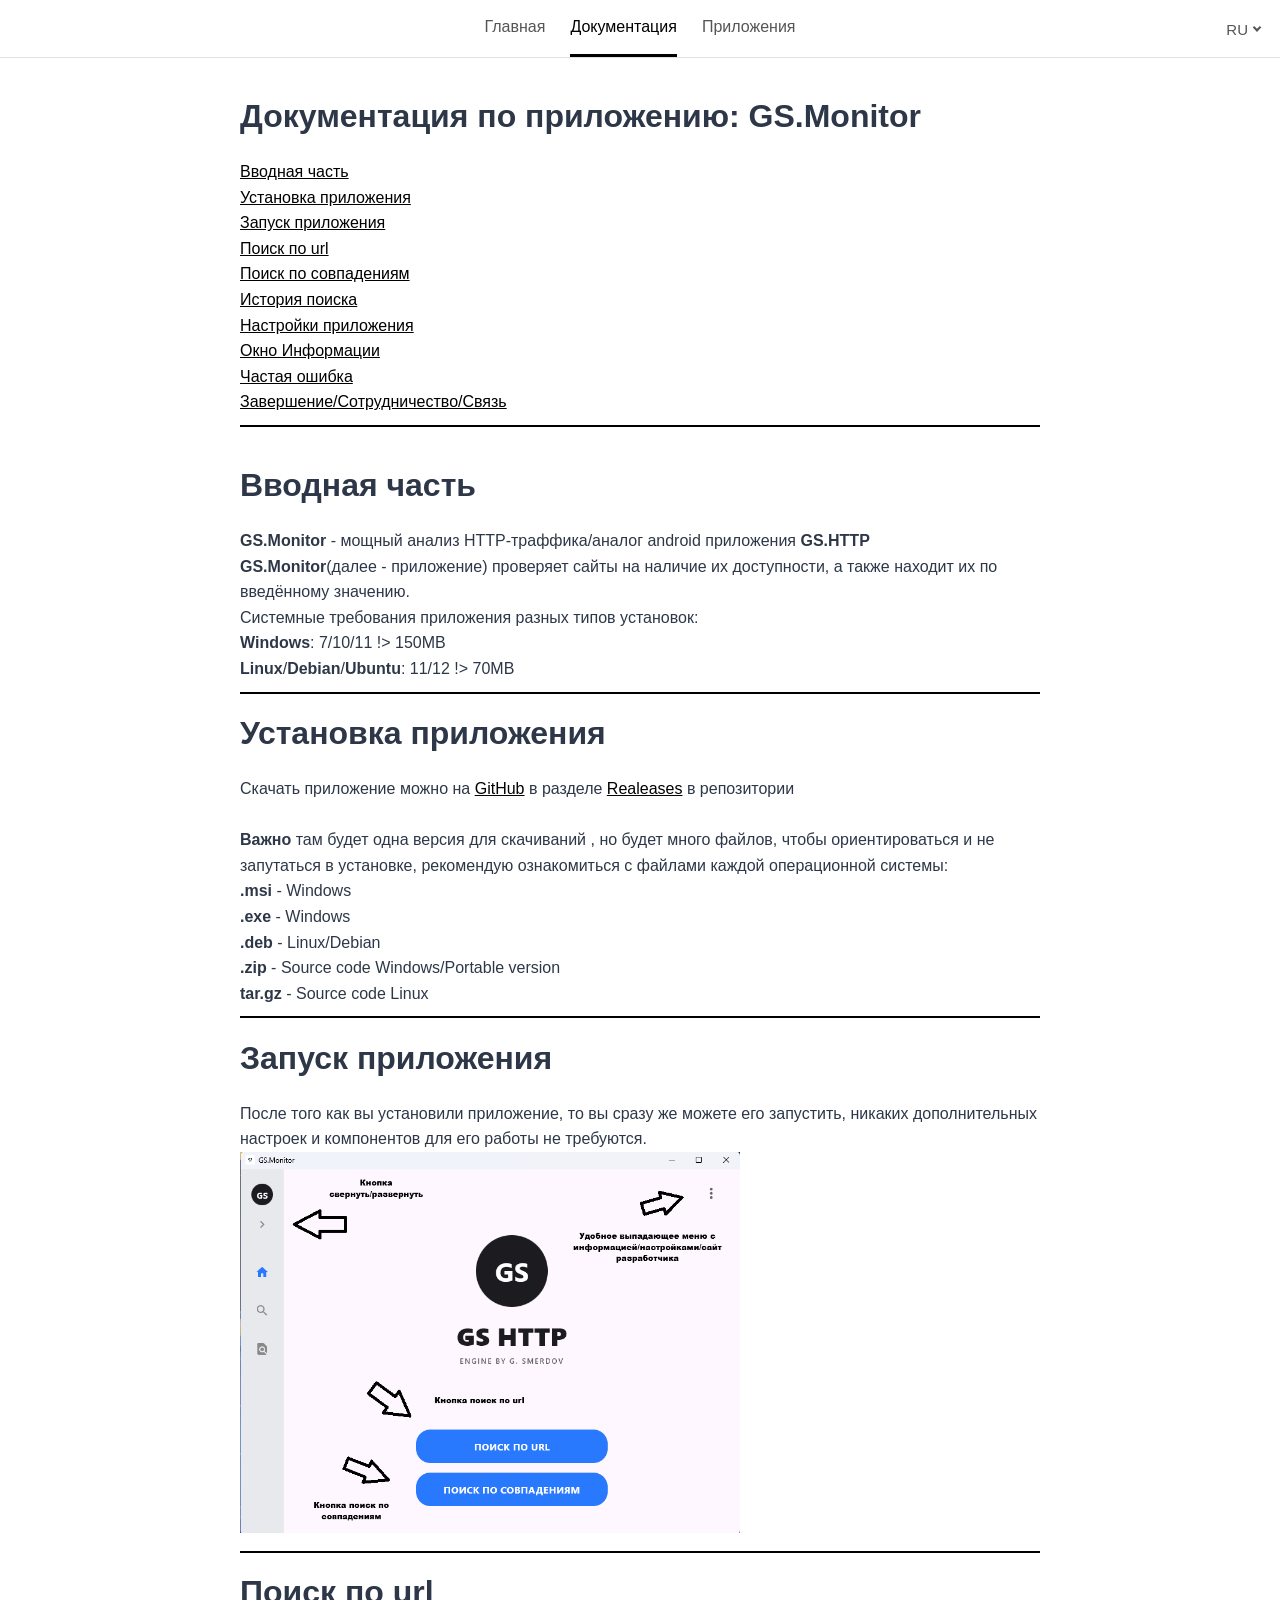
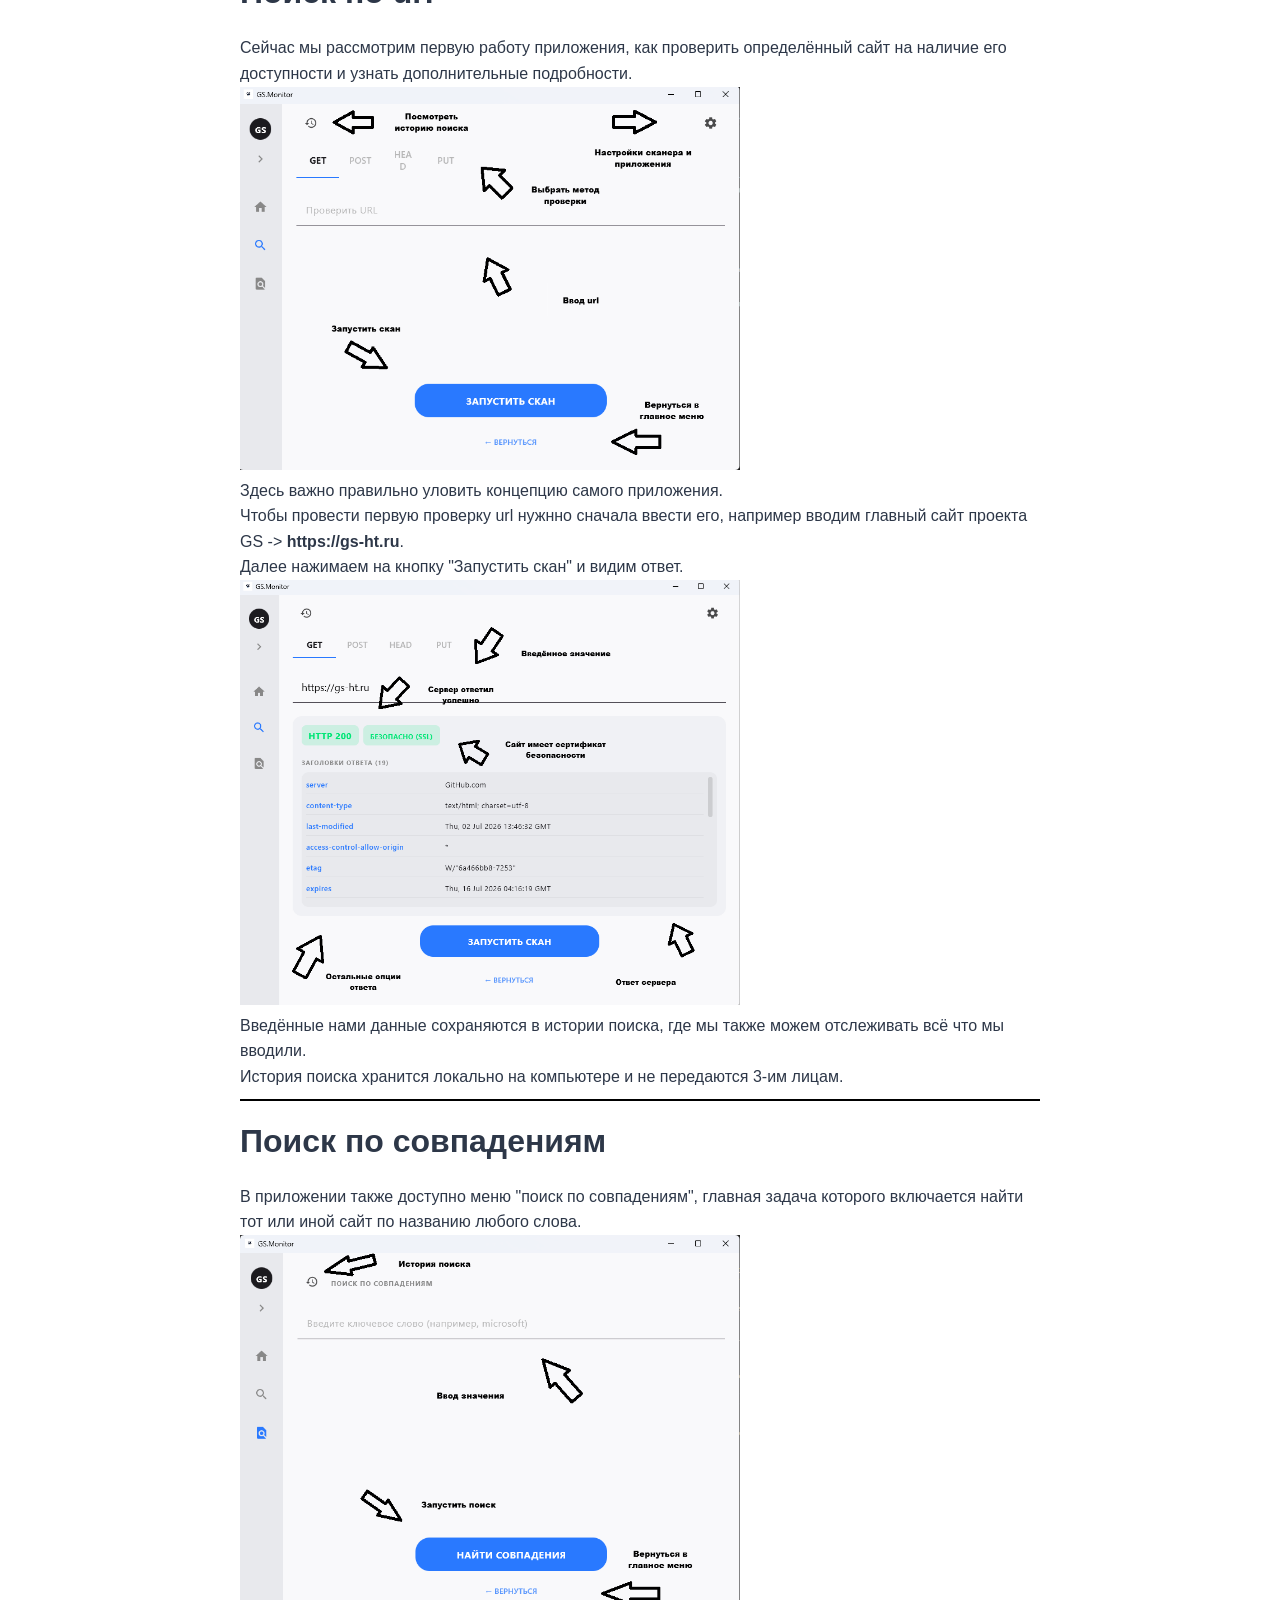
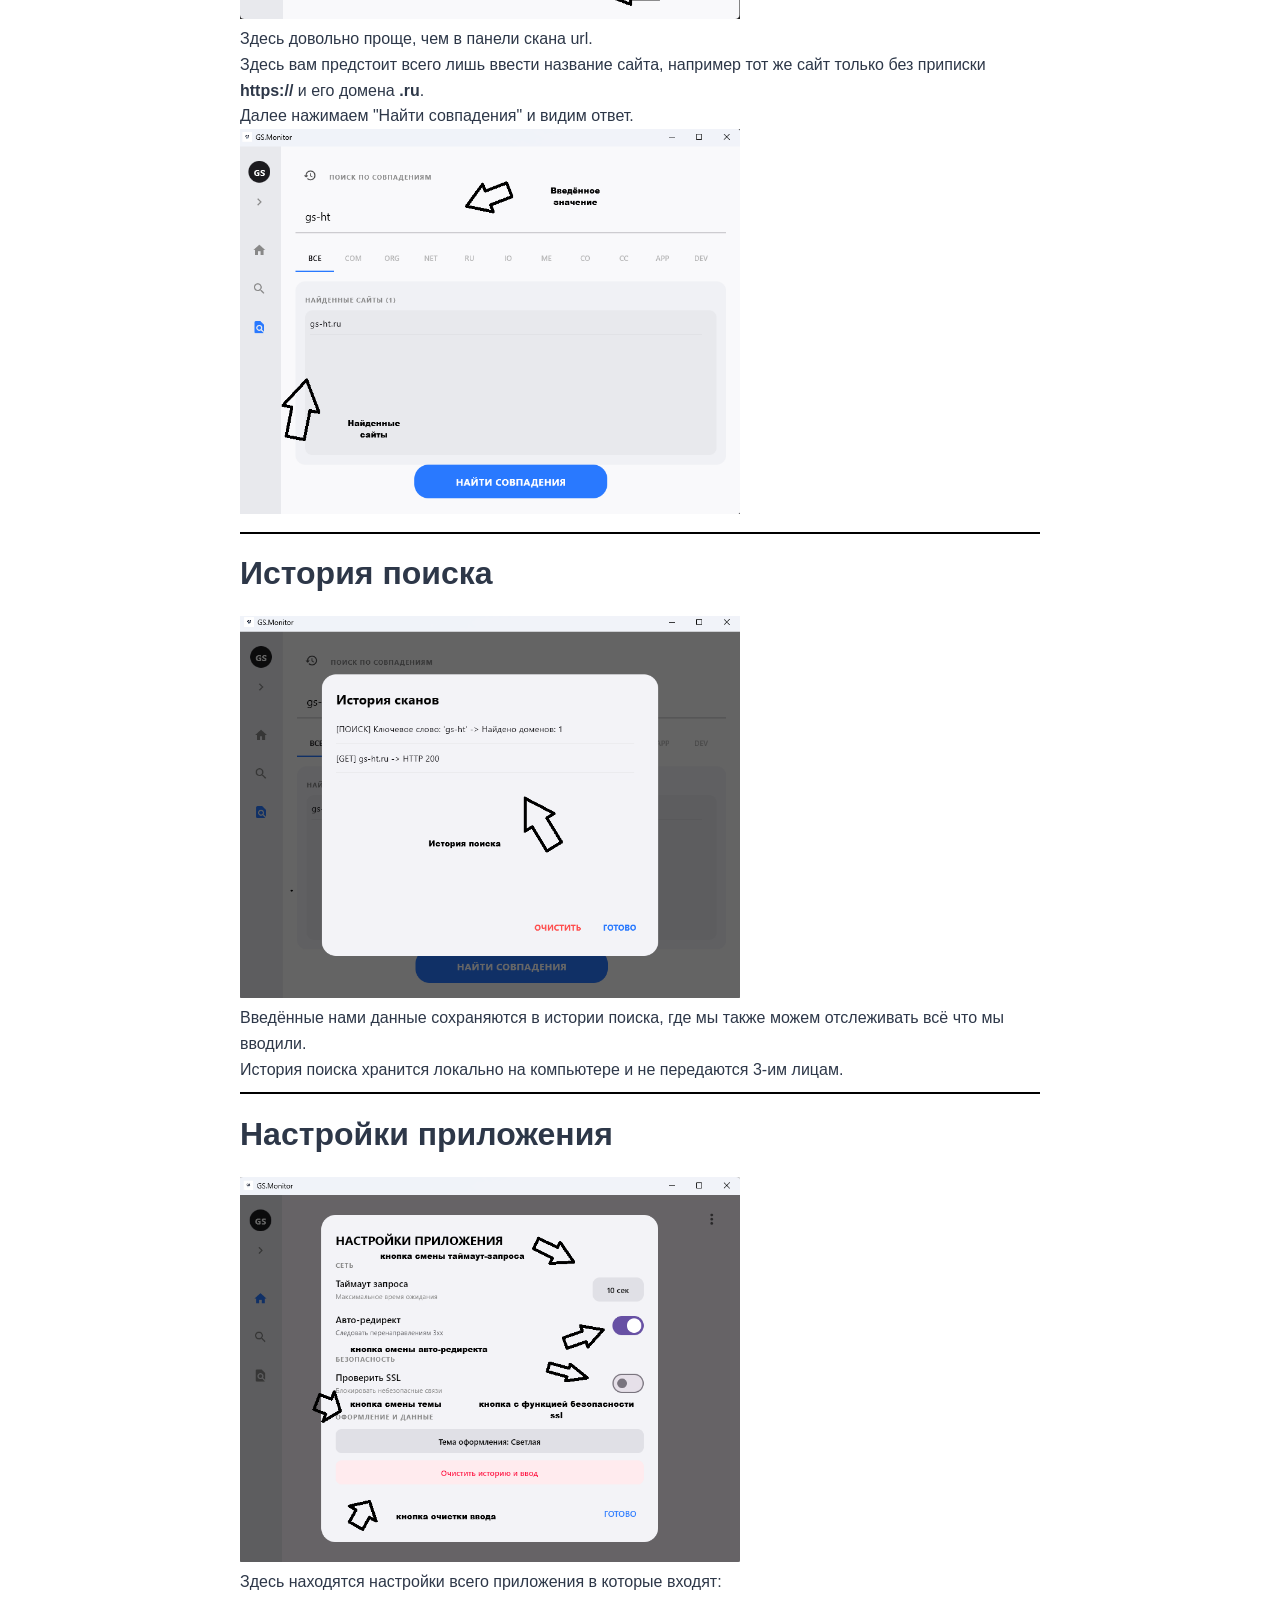
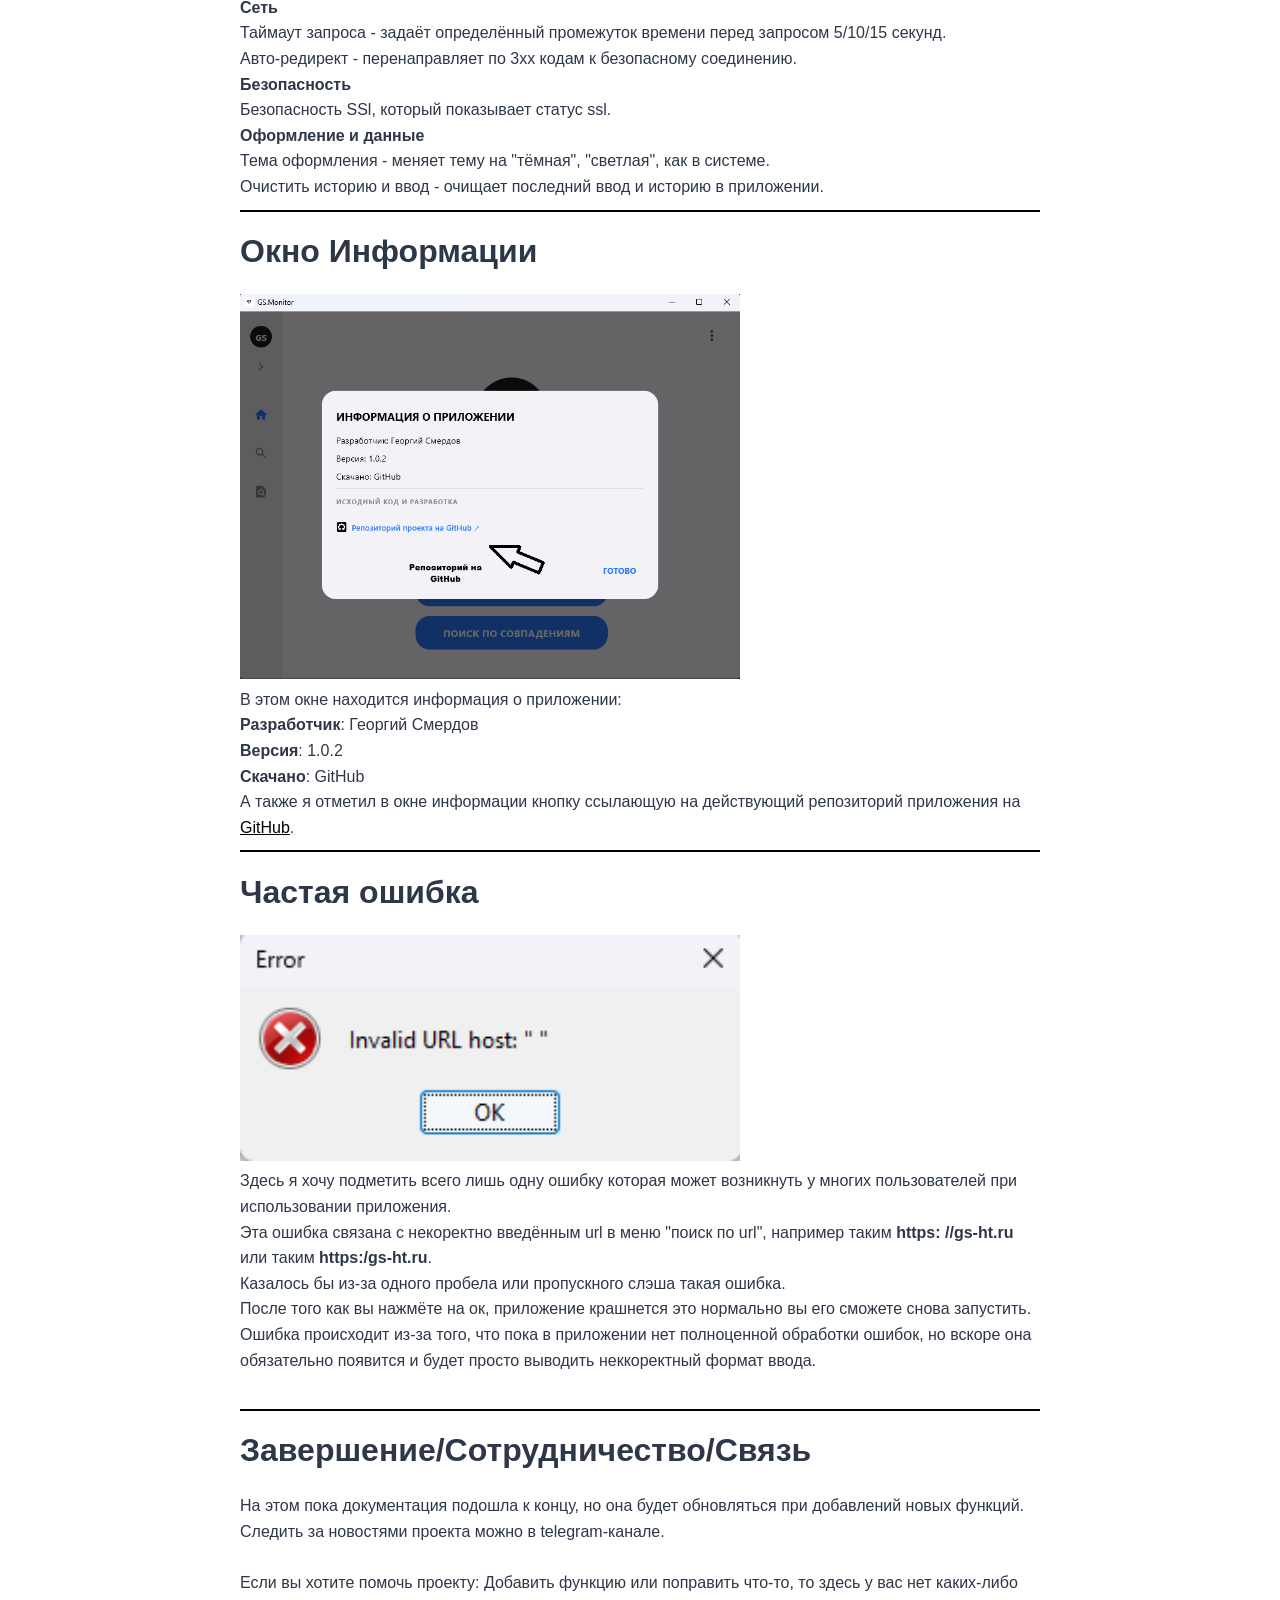
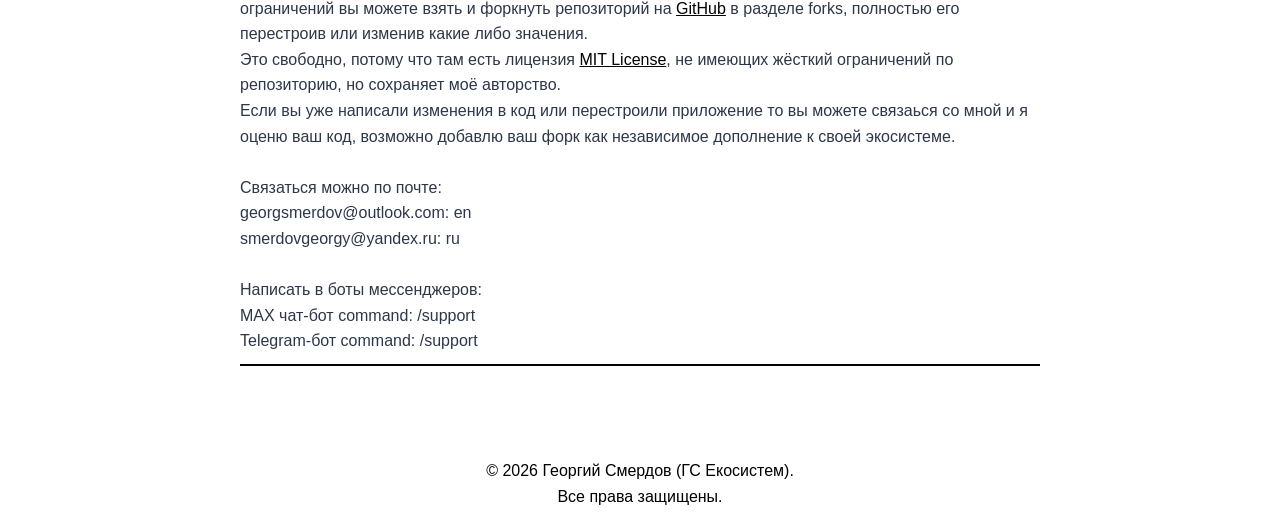
<file: GS.Monitor-documentation.html>
<!doctype html>
<html lang="ru">
  <head>
    <meta charset="UTF-8" />
    <meta name="viewport" content="width=device-width, initial-scale=0.7">
    <title>GS | Ecosystem</title>
    <link rel="stylesheet" href="style.css" />
    <link rel="stylesheet" href="lang-button.css" />
    <link rel="stylesheet" href="id.css" />
    <link rel="icon" href="images/GS.Ecosystem.png" type="image/png" />
  </head>
  <body>
    <header class="header">
      <div class="header-left"></div>

      <ul class="nav-menu">
        <li>
          <a href="https://gs-ht.ru" class="nav-link" data-lang-key="nav-main">Главная</a>
        </li>
        <li>
          <a href="documentation.html" class="nav-link active" data-lang-key="nav-protocol">Документация</a>
        </li>
        <li>
          <a href="apps.html" class="nav-link" data-lang-key="nav-apps">Приложения</a>
        </li>
      </ul>

      <div class="header-right">
        <div class="lang-switcher">
          <span class="lang-button">RU</span>
          <div class="lang-dropdown">
            <a href="#" class="lang-item" data-lang="en">English</a>
            <a href="#" class="lang-item" data-lang="ru">Русский</a>
          </div>
        </div>
      </div>
      <div class="tl_main_page_container"></div>
    </header>
    <div class="formater_cvet">
        <h1>Документация по приложению: GS.Monitor</h1>
        <p id="options-document">
            <a href="#introduction" id="document-options-link">Вводная часть</a><br>
            <a href="#installation" id="document-options-link">Установка приложения</a><br>
            <a href="#launching-the-application" id="document-options-link">Запуск приложения</a><br>
            <a href="#search-by-url" id="document-options-link">Поиск по url</a><br>
            <a href="#search-by-matches" id="document-options-link">Поиск по совпадениям</a><br>
            <a href="#history" id="document-options-link">История поиска</a><br>
            <a href="#settings" id="document-options-link">Настройки приложения</a><br>
            <a href="#information" id="document-options-link">Окно Информации</a><br>
            <a href="#common-mistake" id="document-options-link">Частая ошибка</a><br>
            <a href="#complete" id="document-options-link">Завершение/Сотрудничество/Связь</a><br>
        </p>
    </div>
    <div class="formater_cvet">
        <h1 id="introduction">Вводная часть</h1>
            <p id="options-document"><strong>GS.Monitor</strong> - мощный анализ HTTP-траффика/аналог android приложения <strong>GS.HTTP</strong><br>
            <strong>GS.Monitor</strong>(далее - приложение) проверяет сайты на наличие их доступности, а также находит их по введённому значению.<br>
            Системные требования приложения разных типов установок:<br>
            <strong>Windows</strong>: 7/10/11 !> 150MB<br>
            <strong>Linux</strong>/<strong>Debian</strong>/<strong>Ubuntu</strong>: 11/12 !> 70MB</p>
            <h1 id="installation">Установка приложения</h1>
            <p id="options-document">Скачать приложение можно на <a href="https://github.com/proto-gs/GS.Monitor" target="_blank" id="document-options-link">GitHub</a> в разделе <a href="https://github.com/proto-gs/GS.Monitor/releases/tag/v1.0.2" target="_blank" id="document-options-link">Realeases</a> в репозитории<br><br>
            <strong>Важно</strong> там будет одна версия для скачиваний , но будет много файлов, чтобы ориентироваться и не запутаться в установке, рекомендую ознакомиться с файлами каждой операционной системы:<br>
            <strong>.msi</strong> - Windows<br>    
            <strong>.exe</strong> - Windows<br>
            <strong>.deb</strong> - Linux/Debian<br>
            <strong>.zip</strong> - Source code Windows/Portable version<br>
            <strong>tar.gz</strong> - Source code Linux<br></p>
    <h1 id="launching-the-application">Запуск приложения</h1>
        <p id="options-document">После того как вы установили приложение, то вы сразу же можете его запустить, никаких дополнительных настроек и компонентов для его работы не требуются.
            <img src="Documentation_GS.Monitor/main.png" alt="Главное меню приложения" width="500">
    <h1 id="search-by-url">Поиск по url</h1> 
        <p id="options-document">Сейчас мы рассмотрим первую работу приложения, как проверить определённый сайт на наличие его доступности и узнать дополнительные подробности.
            <img src="Documentation_GS.Monitor/search_url.png" alt="Поиск по url" width="500"><br>
        Здесь важно правильно уловить концепцию самого приложения.<br>
        Чтобы провести первую проверку url нужнно сначала ввести его, например вводим главный сайт проекта GS -> <strong>https://gs-ht.ru</strong>.<br>
        Далее нажимаем на кнопку "Запустить скан" и видим ответ.<br>  
            <img src="Documentation_GS.Monitor/success.png" alt="Ответ сервера" width="500"><br>
        Введённые нами данные сохраняются в истории поиска, где мы также можем отслеживать всё что мы вводили.<br>
        История поиска хранится локально на компьютере и не передаются 3-им лицам.</p>
    <h1 id="search-by-matches">Поиск по совпадениям</h1>
        <p id="options-document">В приложении также доступно меню "поиск по совпадениям", главная задача которого включается найти тот или иной сайт по названию любого слова.
            <img src="Documentation_GS.Monitor/search.png" alt="Поиск по совпадениям" width="500"><br>
        Здесь довольно проще, чем в панели скана url.<br>
        Здесь вам предстоит всего лишь ввести название сайта, например тот же сайт только без приписки <strong>https://</strong> и его домена <strong>.ru</strong>.<br>
        Далее нажимаем "Найти совпадения" и видим ответ.<br>
            <img src="Documentation_GS.Monitor/success_2.png" alt="Найденные сайты" width="500">
        </p>
    <h1 id="history">История поиска</h1>
        <p id="options-document"> 
            <img src="Documentation_GS.Monitor/history.png" alt="История поиска" width="500"><br>
        Введённые нами данные сохраняются в истории поиска, где мы также можем отслеживать всё что мы вводили.<br>
        История поиска хранится локально на компьютере и не передаются 3-им лицам.</p>
    <h1 id="settings">Настройки приложения</h1>
        <p id="options-document">
            <img src="Documentation_GS.Monitor/settings.png" alt="Настройки приложения" width="500"><br>
        Здесь находятся настройки всего приложения в которые входят:<br>
        <strong>Сеть</strong><br>
        Таймаут запроса - задаёт определённый промежуток времени перед запросом 5/10/15 секунд.<br>
        Авто-редирект - перенаправляет по 3xx кодам к безопасному соединению.<br>
        <strong>Безопасность</strong><br>
        Безопасность SSl, который показывает статус ssl.<br>
        <strong>Оформление и данные</strong><br>
        Тема оформления - меняет тему на "тёмная", "светлая", как в системе.<br>
        Очистить историю и ввод - очищает последний ввод и историю в приложении.<br></p>
    <h1 id="information">Окно Информации</h1>
        <p id="options-document">
            <img src="Documentation_GS.Monitor/information_window.png" alt="Информация о приложении" width="500"><br>
        В этом окне находится информация о приложении:<br>
        <strong>Разработчик</strong>: Георгий Смердов<br>
        <strong>Версия</strong>: 1.0.2<br>
        <strong>Скачано</strong>: GitHub<br>
        А также я отметил в окне информации кнопку ссылающую на действующий репозиторий приложения на <a href="https://github.com/proto-gs/GS.Monitor" target="_blank" id="document-options-link">GitHub</a>.<br></p>
    <h1 id="common-mistake">Частая ошибка</h1>
        <p id="options-document">
            <img src="Documentation_GS.Monitor/error.png" alt="Частая ошибка" width="500"><br>
        Здесь я хочу подметить всего лишь одну ошибку которая может возникнуть у многих пользователей при использовании приложения.<br>
        Эта ошибка связана с некоректно введённым url в меню "поиск по url", например таким <strong>https: //gs-ht.ru</strong> или таким <strong>https:/gs-ht.ru</strong>.<br>
        Казалось бы из-за одного пробела или пропускного слэша такая ошибка.<br>
        После того как вы нажмёте на ок, приложение крашнется это нормально вы его сможете снова запустить.<br>
        Ошибка происходит из-за того, что пока в приложении нет полноценной обработки ошибок, но вскоре она обязательно появится и будет просто выводить неккоректный формат ввода.<br><br></p>
    <h1 id="complete">Завершение/Сотрудничество/Связь</h1>
        <p id="options-document">На этом пока документация подошла к концу, но она будет обновляться при добавлений новых функций.<br>
        Следить за новостями проекта можно в telegram-канале.<br><br>
        Если вы хотите помочь проекту: Добавить функцию или поправить что-то, то здесь у вас нет каких-либо ограничений вы можете взять и форкнуть репозиторий на <a href="https://github.com/proto-gs/GS.Monitor" target="_blank" id="document-options-link">GitHub</a> в разделе forks, полностью его перестроив или изменив какие либо значения.<br>
        Это свободно, потому что там есть лицензия <a href="https://github.com/proto-gs/GS.Monitor?tab=MIT-1-ov-file" target="_blank" id="document-options-link"> MIT License</a>, не имеющих жёсткий ограничений по репозиторию, но сохраняет моё авторство.<br>
        Если вы уже написали изменения в код или перестроили приложение то вы можете связаься со мной и я оценю ваш код, возможно добавлю ваш форк как независимое дополнение к своей экосистеме.<br><br>
        Связаться можно по почте:<br> 
        georgsmerdov@outlook.com: en<br>
        smerdovgeorgy@yandex.ru: ru<br><br>
        Написать в боты мессенджеров:<br>
        MAX чат-бот command: /support<br>
        Telegram-бот command: /support<br></p>
    </div>
      <br><br>
  <p id="copyright-text">&copy 2026 Георгий Смердов (ГС Екосистем). <br>Все права защищены.</p>
    <script src="script.js"></script>
  </body>
</html>
</file>
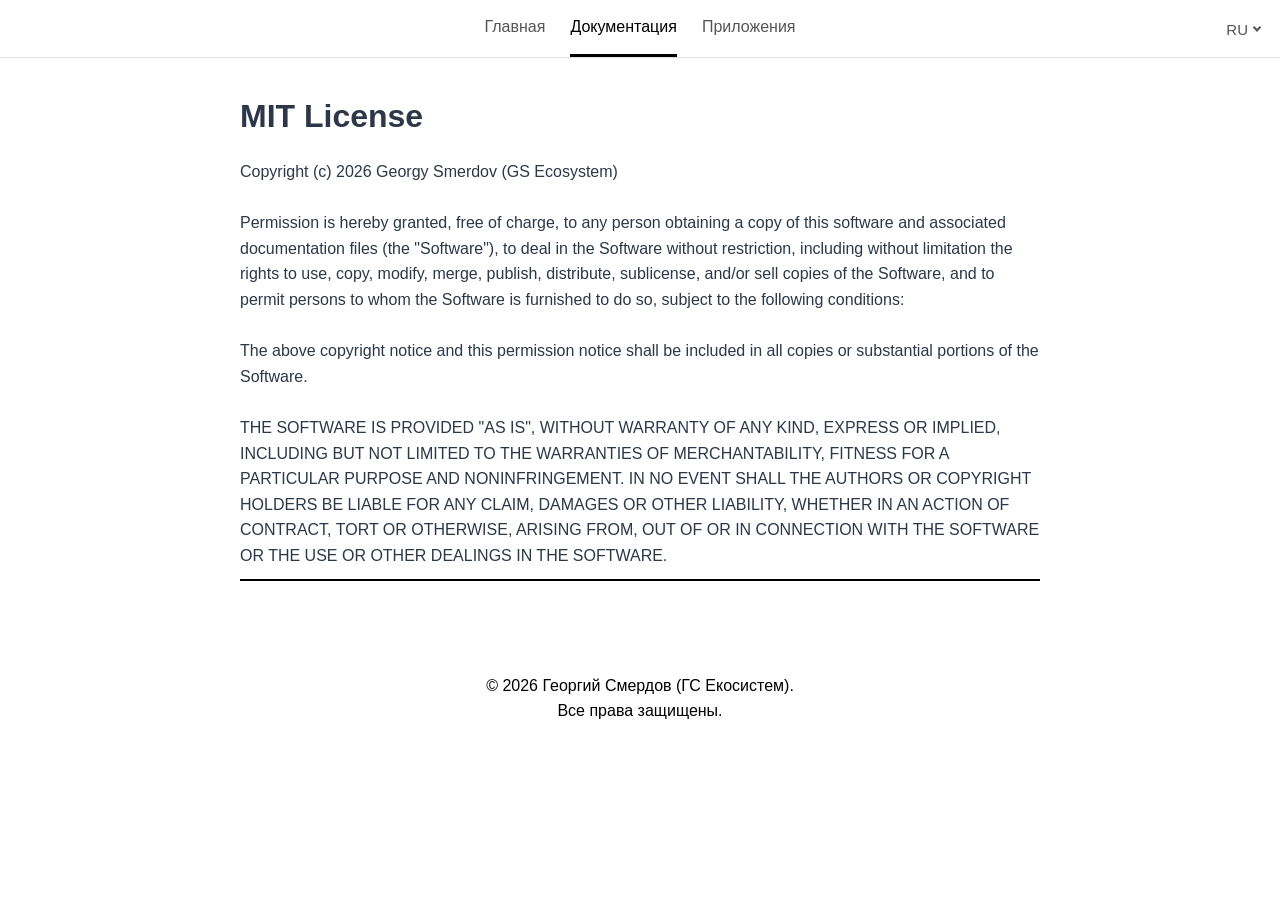
<file: LICENSE.html>
<!doctype html>
<html lang="ru">
  <head>
    <meta charset="UTF-8" />
    <meta name="viewport" content="width=device-width, initial-scale=0.7">
    <title>GS | Ecosystem</title>
    <link rel="stylesheet" href="style.css" />
    <link rel="stylesheet" href="lang-button.css" />
    <link rel="stylesheet" href="id.css" />
    <link rel="icon" href="images/GS.Ecosystem.png" type="image/png" />
  </head>
  <body>
    <header class="header">
      <div class="header-left"></div>

      <ul class="nav-menu">
        <li>
          <a href="https://gs-ht.ru" class="nav-link" data-lang-key="nav-main">Главная</a>
        </li>
        <li>
          <a href="documentation.html" class="nav-link active" data-lang-key="nav-protocol">Документация</a>
        </li>
        <li>
          <a href="apps.html" class="nav-link" data-lang-key="nav-apps">Приложения</a>
        </li>
      </ul>

      <div class="header-right">
        <div class="lang-switcher">
          <span class="lang-button">RU</span>
          <div class="lang-dropdown">
            <a href="#" class="lang-item" data-lang="en">English</a>
            <a href="#" class="lang-item" data-lang="ru">Русский</a>
          </div>
        </div>
      </div>
      <div class="tl_main_page_container"></div>
    </header>
    <div class="formater_cvet">
        <h1>MIT License</h1>
        <p id="about-project">
            Copyright (c) 2026 Georgy Smerdov (GS Ecosystem)<br><br>

            Permission is hereby granted, free of charge, to any person obtaining a copy
            of this software and associated documentation files (the "Software"), to deal
            in the Software without restriction, including without limitation the rights
            to use, copy, modify, merge, publish, distribute, sublicense, and/or sell
            copies of the Software, and to permit persons to whom the Software is
            furnished to do so, subject to the following conditions:<br><br>

            The above copyright notice and this permission notice shall be included in all
            copies or substantial portions of the Software.<br><br>

            THE SOFTWARE IS PROVIDED "AS IS", WITHOUT WARRANTY OF ANY KIND, EXPRESS OR
            IMPLIED, INCLUDING BUT NOT LIMITED TO THE WARRANTIES OF MERCHANTABILITY,
            FITNESS FOR A PARTICULAR PURPOSE AND NONINFRINGEMENT. IN NO EVENT SHALL THE
            AUTHORS OR COPYRIGHT HOLDERS BE LIABLE FOR ANY CLAIM, DAMAGES OR OTHER
            LIABILITY, WHETHER IN AN ACTION OF CONTRACT, TORT OR OTHERWISE, ARISING FROM,
            OUT OF OR IN CONNECTION WITH THE SOFTWARE OR THE USE OR OTHER DEALINGS IN THE 
            SOFTWARE.
        </p>
    </div>
      <br><br>
  <p id="copyright-text">&copy 2026 Георгий Смердов (ГС Екосистем). <br>Все права защищены.</p>
    <script src="script.js"></script>
  </body>
</html>
</file>
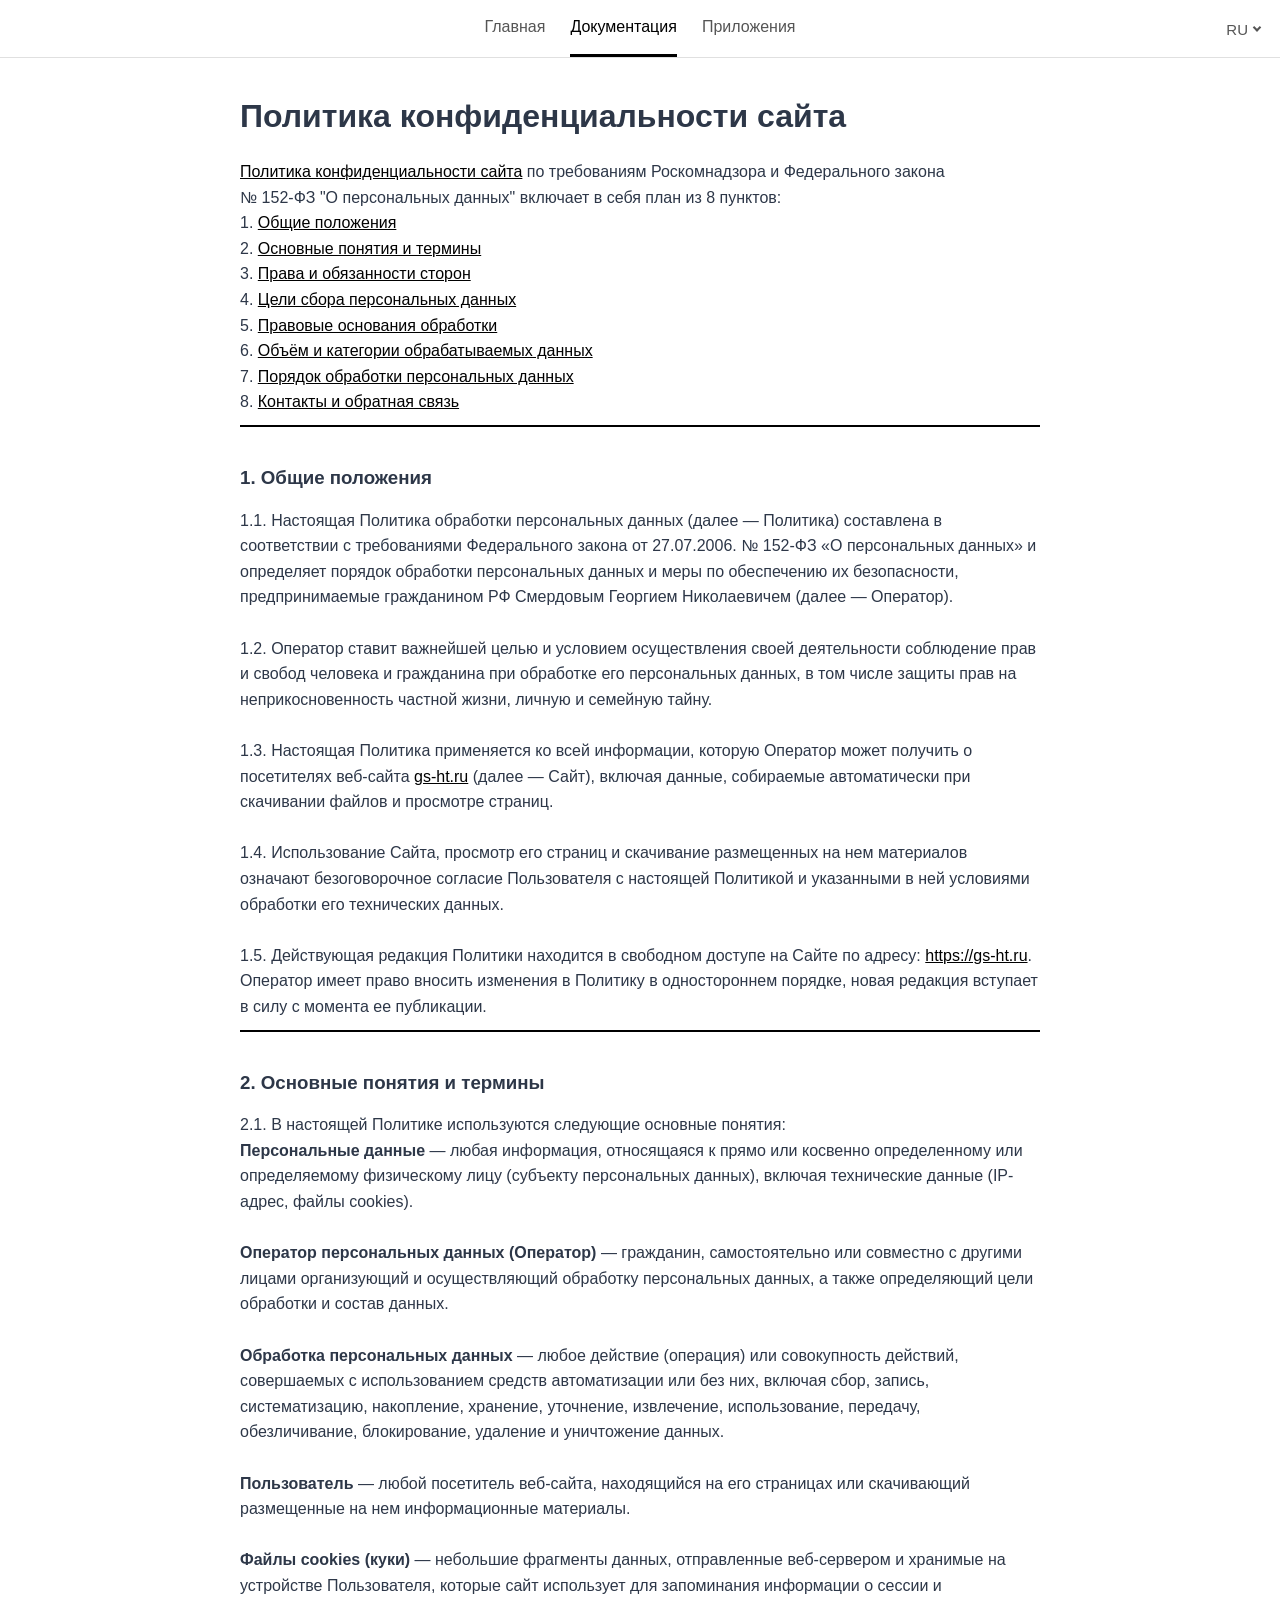
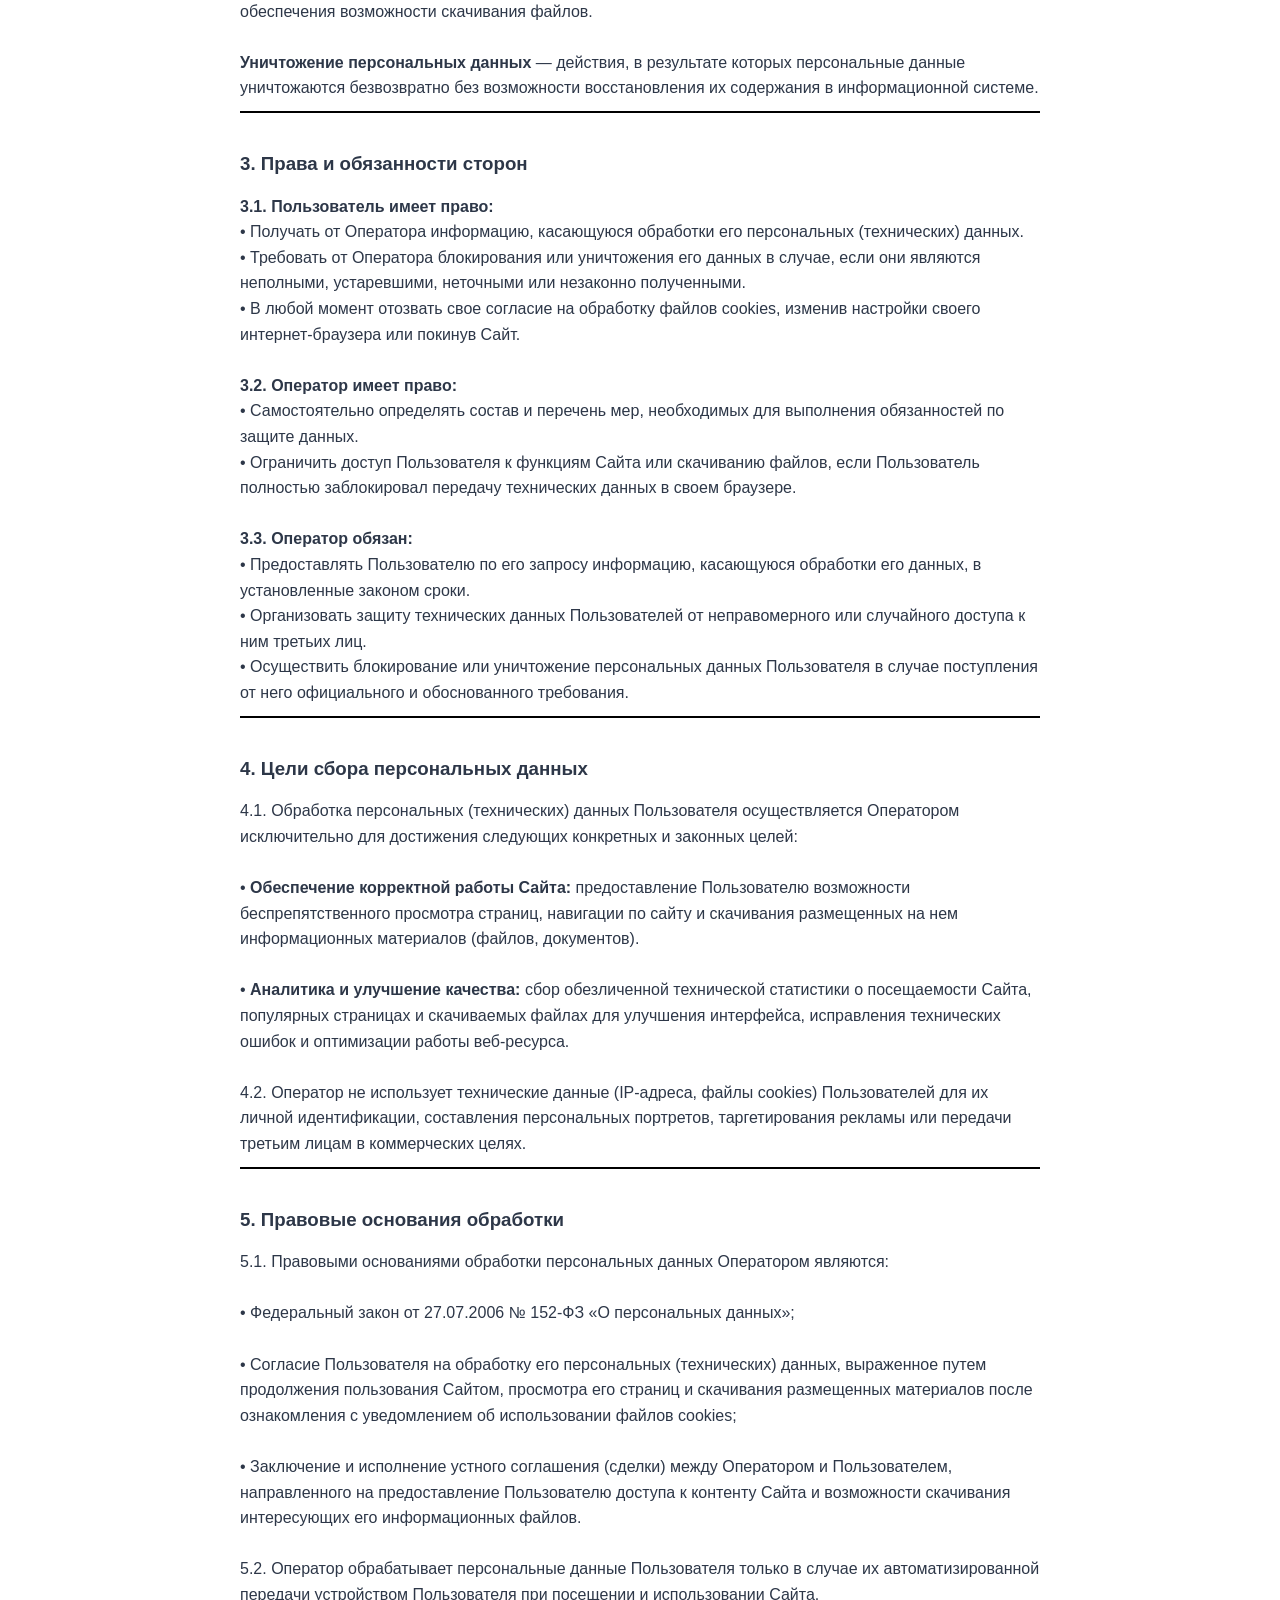
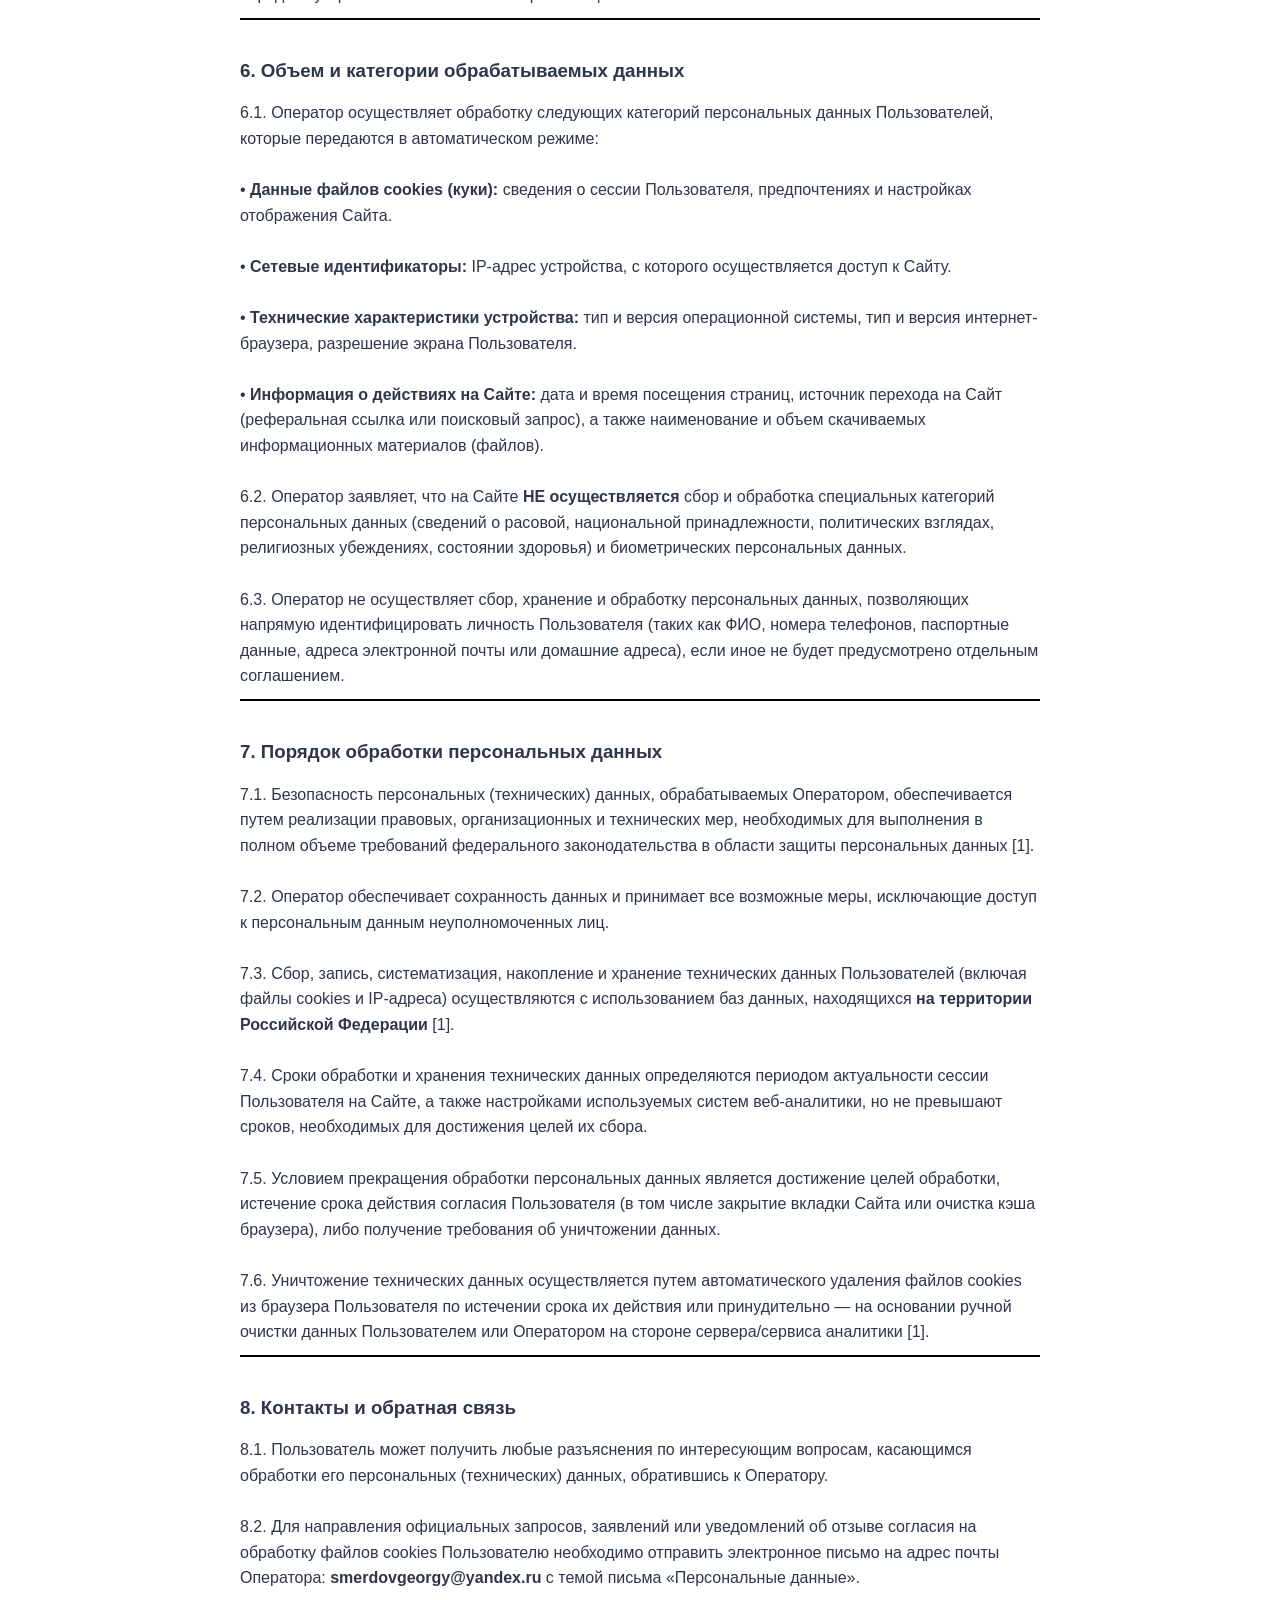
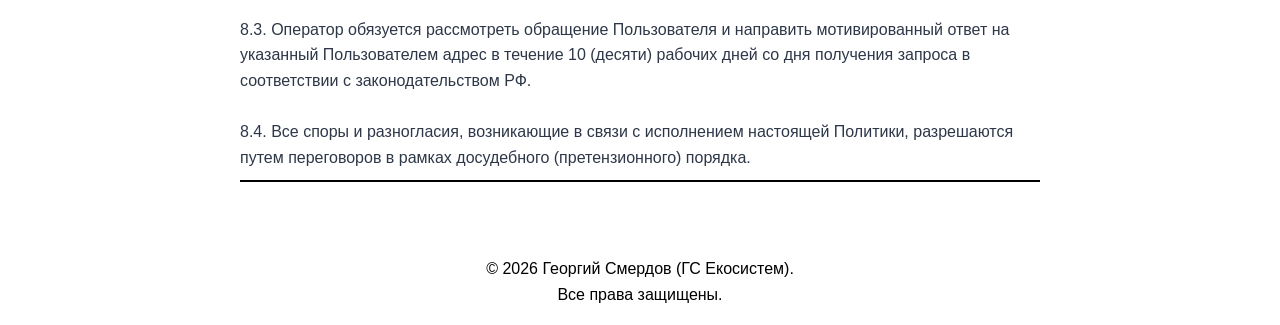
<file: privacy-policy.html>
<!doctype html>
<html lang="ru">
  <head>
    <meta charset="UTF-8" />
    <meta name="viewport" content="width=device-width, initial-scale=0.7">
    <title>GS | Ecosystem</title>
    <link rel="stylesheet" href="style.css" />
    <link rel="stylesheet" href="lang-button.css" />
    <link rel="stylesheet" href="id.css" />
    <link rel="icon" href="images/GS.Ecosystem.png" type="image/png" />
  </head>
  <body>
    <header class="header">
      <div class="header-left"></div>

      <ul class="nav-menu">
        <li>
          <a href="https://gs-ht.ru" class="nav-link" data-lang-key="nav-main">Главная</a>
        </li>
        <li>
          <a href="documentation.html" class="nav-link active" data-lang-key="nav-protocol">Документация</a>
        </li>
        <li>
          <a href="apps.html" class="nav-link" data-lang-key="nav-apps">Приложения</a>
        </li>
      </ul>

      <div class="header-right">
        <div class="lang-switcher">
          <span class="lang-button">RU</span>
          <div class="lang-dropdown">
            <a href="#" class="lang-item" data-lang="en">English</a>
            <a href="#" class="lang-item" data-lang="ru">Русский</a>
          </div>
        </div>
      </div>
      <div class="tl_main_page_container"></div>
    </header>
    <div class="formater_cvet">
        <h1>Политика конфиденциальности сайта</h1>
            <p id="privacy-css"><a href="privacy-policy.html"  id="privacy-website-corrent">Политика конфиденциальности сайта</a> по требованиям Роскомнадзора и Федерального закона<br>
            № 152-ФЗ "О персональных данных" включает в себя план из 8 пунктов:<br>
            1. <a href="#section-1" id="privacy-website-corrent">Общие положения</a><br>
            2. <a href="#section-2" id="privacy-website-corrent">Основные понятия и термины</a><br>
            3. <a href="#section-3" id="privacy-website-corrent">Права и обязанности сторон</a><br>
            4. <a href="#section-4" id="privacy-website-corrent">Цели сбора персональных данных</a><br>
            5. <a href="#section-5" id="privacy-website-corrent">Правовые основания обработки</a><br>
            6. <a href="#section-6" id="privacy-website-corrent">Объём и категории обрабатываемых данных</a><br>
            7. <a href="#section-7" id="privacy-website-corrent">Порядок обработки персональных данных</a><br>
            8. <a href="#section-8" id="privacy-website-corrent">Контакты и обратная связь</a></p> 
    </div>

    <div class="formater_cvet">
        <h3 id="section-1">1. Общие положения</h3>
            <p id="privacy-css">1.1. Настоящая Политика обработки персональных данных (далее — Политика) составлена в соответствии с требованиями Федерального закона от 27.07.2006. № 152-ФЗ «О персональных данных» и определяет порядок обработки персональных данных и меры по обеспечению их безопасности, предпринимаемые гражданином РФ Смердовым Георгием Николаевичем (далее — Оператор).<br><br>
            1.2. Оператор ставит важнейшей целью и условием осуществления своей деятельности соблюдение прав и свобод человека и гражданина при обработке его персональных данных, в том числе защиты прав на неприкосновенность частной жизни, личную и семейную тайну.<br><br>
            1.3. Настоящая Политика применяется ко всей информации, которую Оператор может получить о посетителях веб-сайта <a href="https://gs-ht.ru" id="privacy-website-corrent">gs-ht.ru</a> (далее — Сайт), включая данные, собираемые автоматически при скачивании файлов и просмотре страниц.<br><br>
            1.4. Использование Сайта, просмотр его страниц и скачивание размещенных на нем материалов означают безоговорочное согласие Пользователя с настоящей Политикой и указанными в ней условиями обработки его технических данных.<br><br>
            1.5. Действующая редакция Политики находится в свободном доступе на Сайте по адресу: <a href="https://gs-ht.ru" id="privacy-website-corrent">https://gs-ht.ru</a>. Оператор имеет право вносить изменения в Политику в одностороннем порядке, новая редакция вступает в силу с момента ее публикации.</p>
    </div>

    <div class="formater_cvet">
        <h3 id="section-2">2. Основные понятия и термины</h3>
            <p id="privacy-css">2.1. В настоящей Политике используются следующие основные понятия:<br>
            <strong>Персональные данные</strong> — любая информация, относящаяся к прямо или косвенно определенному или определяемому физическому лицу (субъекту персональных данных), включая технические данные (IP-адрес, файлы cookies).<br><br>
            <strong>Оператор персональных данных (Оператор)</strong> — гражданин, самостоятельно или совместно с другими лицами организующий и осуществляющий обработку персональных данных, а также определяющий цели обработки и состав данных.<br><br>
            <strong>Обработка персональных данных</strong> — любое действие (операция) или совокупность действий, совершаемых с использованием средств автоматизации или без них, включая сбор, запись, систематизацию, накопление, хранение, уточнение, извлечение, использование, передачу, обезличивание, блокирование, удаление и уничтожение данных.<br><br>
            <strong>Пользователь</strong> — любой посетитель веб-сайта, находящийся на его страницах или скачивающий размещенные на нем информационные материалы.<br><br>
            <strong>Файлы cookies (куки)</strong> — небольшие фрагменты данных, отправленные веб-сервером и хранимые на устройстве Пользователя, которые сайт использует для запоминания информации о сессии и обеспечения возможности скачивания файлов.<br><br>
            <strong>Уничтожение персональных данных</strong> — действия, в результате которых персональные данные уничтожаются безвозвратно без возможности восстановления их содержания в информационной системе.</p>
    </div>



    <div class="formater_cvet">
        <h3 id="section-3">3. Права и обязанности сторон</h3>
            <p id="privacy-css"><strong>3.1. Пользователь имеет право:</strong><br>
            • Получать от Оператора информацию, касающуюся обработки его персональных (технических) данных.<br>
            • Требовать от Оператора блокирования или уничтожения его данных в случае, если они являются неполными, устаревшими, неточными или незаконно полученными.<br>
            • В любой момент отозвать свое согласие на обработку файлов cookies, изменив настройки своего интернет-браузера или покинув Сайт.<br><br>
    
            <strong>3.2. Оператор имеет право:</strong><br>
            • Самостоятельно определять состав и перечень мер, необходимых для выполнения обязанностей по защите данных.<br>
            • Ограничить доступ Пользователя к функциям Сайта или скачиванию файлов, если Пользователь полностью заблокировал передачу технических данных в своем браузере.<br><br>
    
            <strong>3.3. Оператор обязан:</strong><br>
            • Предоставлять Пользователю по его запросу информацию, касающуюся обработки его данных, в установленные законом сроки.<br>
            • Организовать защиту технических данных Пользователей от неправомерного или случайного доступа к ним третьих лиц.<br>
            • Осуществить блокирование или уничтожение персональных данных Пользователя в случае поступления от него официального и обоснованного требования.</p>
    </div>        



    <div class="formater_cvet">
        <h3 id="section-4">4. Цели сбора персональных данных</h3>
            <p id="privacy-css">4.1. Обработка персональных (технических) данных Пользователя осуществляется Оператором исключительно для достижения следующих конкретных и законных целей:<br><br>
            • <strong>Обеспечение корректной работы Сайта:</strong> предоставление Пользователю возможности беспрепятственного просмотра страниц, навигации по сайту и скачивания размещенных на нем информационных материалов (файлов, документов).<br><br>
            • <strong>Аналитика и улучшение качества:</strong> сбор обезличенной технической статистики о посещаемости Сайта, популярных страницах и скачиваемых файлах для улучшения интерфейса, исправления технических ошибок и оптимизации работы веб-ресурса.<br><br>
            4.2. Оператор не использует технические данные (IP-адреса, файлы cookies) Пользователей для их личной идентификации, составления персональных портретов, таргетирования рекламы или передачи третьим лицам в коммерческих целях.</p>
    </div>




    <div class="formater_cvet">
        <h3 id="section-5">5. Правовые основания обработки</h3>
            <p id="privacy-css">5.1. Правовыми основаниями обработки персональных данных Оператором являются:<br><br>
            • Федеральный закон от 27.07.2006 № 152-ФЗ «О персональных данных»;<br><br>
            • Согласие Пользователя на обработку его персональных (технических) данных, выраженное путем продолжения пользования Сайтом, просмотра его страниц и скачивания размещенных материалов после ознакомления с уведомлением об использовании файлов cookies;<br><br>
            • Заключение и исполнение устного соглашения (сделки) между Оператором и Пользователем, направленного на предоставление Пользователю доступа к контенту Сайта и возможности скачивания интересующих его информационных файлов.<br><br>
            5.2. Оператор обрабатывает персональные данные Пользователя только в случае их автоматизированной передачи устройством Пользователя при посещении и использовании Сайта.</p>
    </div>


    <div class="formater_cvet">
        <h3 id="section-6">6. Объем и категории обрабатываемых данных</h3>
            <p id="privacy-css">6.1. Оператор осуществляет обработку следующих категорий персональных данных Пользователей, которые передаются в автоматическом режиме:<br><br>
            • <strong>Данные файлов cookies (куки):</strong> сведения о сессии Пользователя, предпочтениях и настройках отображения Сайта.<br><br>
            • <strong>Сетевые идентификаторы:</strong> IP-адрес устройства, с которого осуществляется доступ к Сайту.<br><br>
            • <strong>Технические характеристики устройства:</strong> тип и версия операционной системы, тип и версия интернет-браузера, разрешение экрана Пользователя.<br><br>
            • <strong>Информация о действиях на Сайте:</strong> дата и время посещения страниц, источник перехода на Сайт (реферальная ссылка или поисковый запрос), а также наименование и объем скачиваемых информационных материалов (файлов).<br><br>
            6.2. Оператор заявляет, что на Сайте <strong>НЕ осуществляется</strong> сбор и обработка специальных категорий персональных данных (сведений о расовой, национальной принадлежности, политических взглядах, религиозных убеждениях, состоянии здоровья) и биометрических персональных данных.<br><br>
            6.3. Оператор не осуществляет сбор, хранение и обработку персональных данных, позволяющих напрямую идентифицировать личность Пользователя (таких как ФИО, номера телефонов, паспортные данные, адреса электронной почты или домашние адреса), если иное не будет предусмотрено отдельным соглашением.</p>
    </div>



    <div class="formater_cvet">
        <h3 id="section-7">7. Порядок обработки персональных данных</h3>
            <p id="privacy-css">7.1. Безопасность персональных (технических) данных, обрабатываемых Оператором, обеспечивается путем реализации правовых, организационных и технических мер, необходимых для выполнения в полном объеме требований федерального законодательства в области защиты персональных данных [1].<br><br>
            7.2. Оператор обеспечивает сохранность данных и принимает все возможные меры, исключающие доступ к персональным данным неуполномоченных лиц.<br><br>
            7.3. Сбор, запись, систематизация, накопление и хранение технических данных Пользователей (включая файлы cookies и IP-адреса) осуществляются с использованием баз данных, находящихся <strong>на территории Российской Федерации</strong> [1].<br><br>
            7.4. Сроки обработки и хранения технических данных определяются периодом актуальности сессии Пользователя на Сайте, а также настройками используемых систем веб-аналитики, но не превышают сроков, необходимых для достижения целей их сбора.<br><br>
            7.5. Условием прекращения обработки персональных данных является достижение целей обработки, истечение срока действия согласия Пользователя (в том числе закрытие вкладки Сайта или очистка кэша браузера), либо получение требования об уничтожении данных.<br><br>
            7.6. Уничтожение технических данных осуществляется путем автоматического удаления файлов cookies из браузера Пользователя по истечении срока их действия или принудительно — на основании ручной очистки данных Пользователем или Оператором на стороне сервера/сервиса аналитики [1].</p>
    </div>


    <div class="formater_cvet">
        <h3 id="section-8">8. Контакты и обратная связь</h3>
            <p id="privacy-css">8.1. Пользователь может получить любые разъяснения по интересующим вопросам, касающимся обработки его персональных (технических) данных, обратившись к Оператору.<br><br>
            8.2. Для направления официальных запросов, заявлений или уведомлений об отзыве согласия на обработку файлов cookies Пользователю необходимо отправить электронное письмо на адрес почты Оператора: <strong>smerdovgeorgy@yandex.ru</strong> с темой письма «Персональные данные».<br><br>
            8.3. Оператор обязуется рассмотреть обращение Пользователя и направить мотивированный ответ на указанный Пользователем адрес в течение 10 (десяти) рабочих дней со дня получения запроса в соответствии с законодательством РФ.<br><br>
            8.4. Все споры и разногласия, возникающие в связи с исполнением настоящей Политики, разрешаются путем переговоров в рамках досудебного (претензионного) порядка.</p>
    </div>
        <br>
  <p id="copyright-text">&copy 2026 Георгий Смердов (ГС Екосистем). <br>Все права защищены.</p>
        <script src="script.js"></script>
  </body>
</html>
</file>
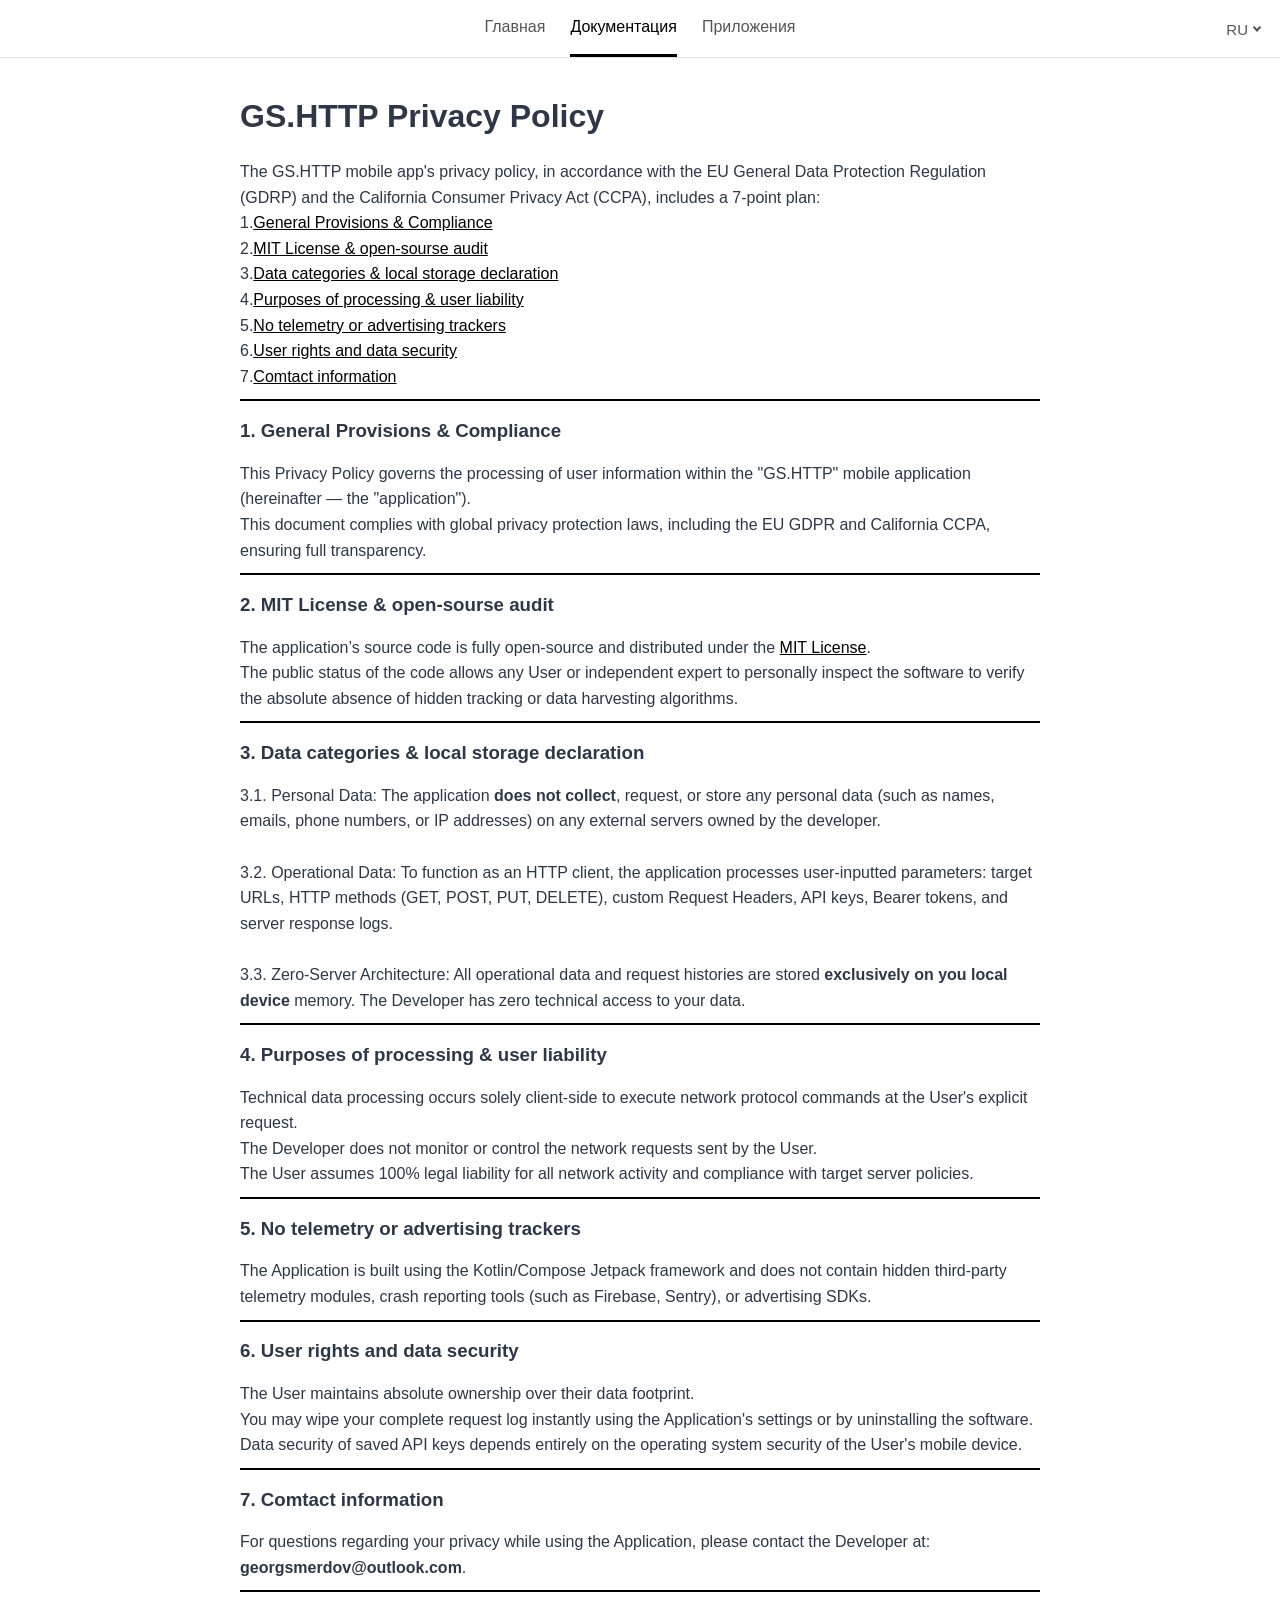
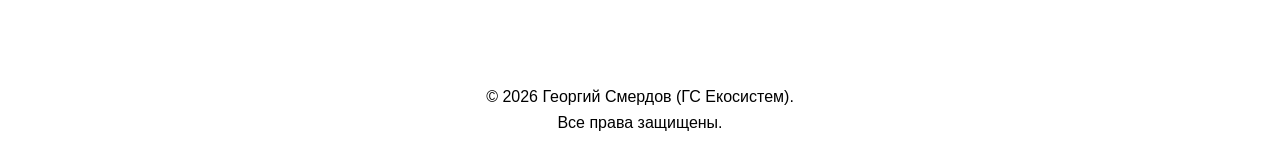
<file: PRIVACY_GS.HTTP_EN.html>
<!doctype html>
<html lang="ru">
  <head>
    <meta charset="UTF-8" />
    <meta name="viewport" content="width=device-width, initial-scale=0.7">
    <title>GS | Ecosystem</title>
    <link rel="stylesheet" href="style.css" />
    <link rel="stylesheet" href="lang-button.css" />
    <link rel="stylesheet" href="id.css" />
    <link rel="icon" href="images/GS.Ecosystem.png" type="image/png" />
  </head>
  <body>
    <header class="header">
      <div class="header-left"></div>

      <ul class="nav-menu">
        <li>
          <a href="https://gs-ht.ru" class="nav-link" data-lang-key="nav-main">Главная</a>
        </li>
        <li>
          <a href="documentation.html" class="nav-link active" data-lang-key="nav-protocol">Документация</a>
        </li>
        <li>
          <a href="apps.html" class="nav-link" data-lang-key="nav-apps">Приложения</a>
        </li>
      </ul>

      <div class="header-right">
        <div class="lang-switcher">
          <span class="lang-button">RU</span>
          <div class="lang-dropdown">
            <a href="#" class="lang-item" data-lang="en">English</a>
            <a href="#" class="lang-item" data-lang="ru">Русский</a>
          </div>
        </div>
      </div>
      <div class="tl_main_page_container"></div>
    </header>
    <div class="formater_cvet">
        <h1>GS.HTTP Privacy Policy</h1>
        <p id="about-project">
            The GS.HTTP mobile app's privacy policy, in accordance with the EU General Data Protection Regulation (GDRP) and the California Consumer Privacy Act (CCPA), includes a 7-point plan:<br>
            1.<a href="#section-1" id="privacy-website-corrent">General Provisions & Compliance</a><br>
            2.<a href="#section-2" id="privacy-website-corrent">MIT License & open-sourse audit</a><br>
            3.<a href="#section-3" id="privacy-website-corrent">Data categories & local storage declaration</a><br>
            4.<a href="#section-4" id="privacy-website-corrent">Purposes of processing & user liability</a><br>
            5.<a href="#section-5" id="privacy-website-corrent">No telemetry or advertising trackers</a><br>
            6.<a href="#section-6" id="privacy-website-corrent">User rights and data security</a><br>
            7.<a href="#section-7" id="privacy-website-corrent">Comtact information</a><br>
        </p>
        <h3 id="section-1">1. General Provisions & Compliance</h3>
            <p id="about-project">
                This Privacy Policy governs the processing of user information within the "GS.HTTP" mobile application (hereinafter — the "application").<br> This document complies with global privacy protection laws, including the EU GDPR and California CCPA, ensuring full transparency.
            </p>
        <h3 id="section-2">2. MIT License & open-sourse audit</h3>
            <p id="about-project">
                The application’s source code is fully open-source and distributed under the <a href="LICENSE.html" id="privacy-website-corrent">MIT License</a>.<br> The public status of the code allows any User or independent expert to personally inspect the software to verify the absolute absence of hidden tracking or data harvesting algorithms.
            </p>
        <h3 id="section-3">3. Data categories & local storage declaration</h3>
        <p id="about-project">
            3.1. Personal Data: The application <strong>does not collect</strong>, request, or store any personal data (such as names, emails, phone numbers, or IP addresses) on any external servers owned by the developer.<br><br>
            3.2. Operational Data: To function as an HTTP client, the application processes user-inputted parameters: target URLs, HTTP methods (GET, POST, PUT, DELETE), custom Request Headers, API keys, Bearer tokens, and server response logs.<br><br>
            3.3. Zero-Server Architecture: All operational data and request histories are stored <strong>exclusively on you local device</strong> memory. The Developer has zero technical access to your data.
        </p>
        <h3 id="section-4">4. Purposes of processing & user liability</h3>
        <p id="about-project">
            Technical data processing occurs solely client-side to execute network protocol commands at the User's explicit request.<br> The Developer does not monitor or control the network requests sent by the User.<br> The User assumes 100% legal liability for all network activity and compliance with target server policies.
        </p>
        <h3 id="section-5">5. No telemetry or advertising trackers</h3>
        <p id="about-project">
            The Application is built using the Kotlin/Compose Jetpack framework and does not contain hidden third-party telemetry modules, crash reporting tools (such as Firebase, Sentry), or advertising SDKs.
        </p>
        <h3 id="section-6">6. User rights and data security</h3>
        <p id="about-project">
            The User maintains absolute ownership over their data footprint.<br> You may wipe your complete request log instantly using the Application's settings or by uninstalling the software.<br> Data security of saved API keys depends entirely on the operating system security of the User's mobile device.
        </p>
        <h3 id="section-7">7. Comtact information</h3>
        <p id="about-project">
            For questions regarding your privacy while using the Application, please contact the Developer at: <strong>georgsmerdov@outlook.com</strong>.
        </p>        
    </div>
          <br><br>
  <p id="copyright-text">&copy 2026 Георгий Смердов (ГС Екосистем). <br>Все права защищены.</p>
    <script src="script.js"></script>
  </body>
</html>
</file>
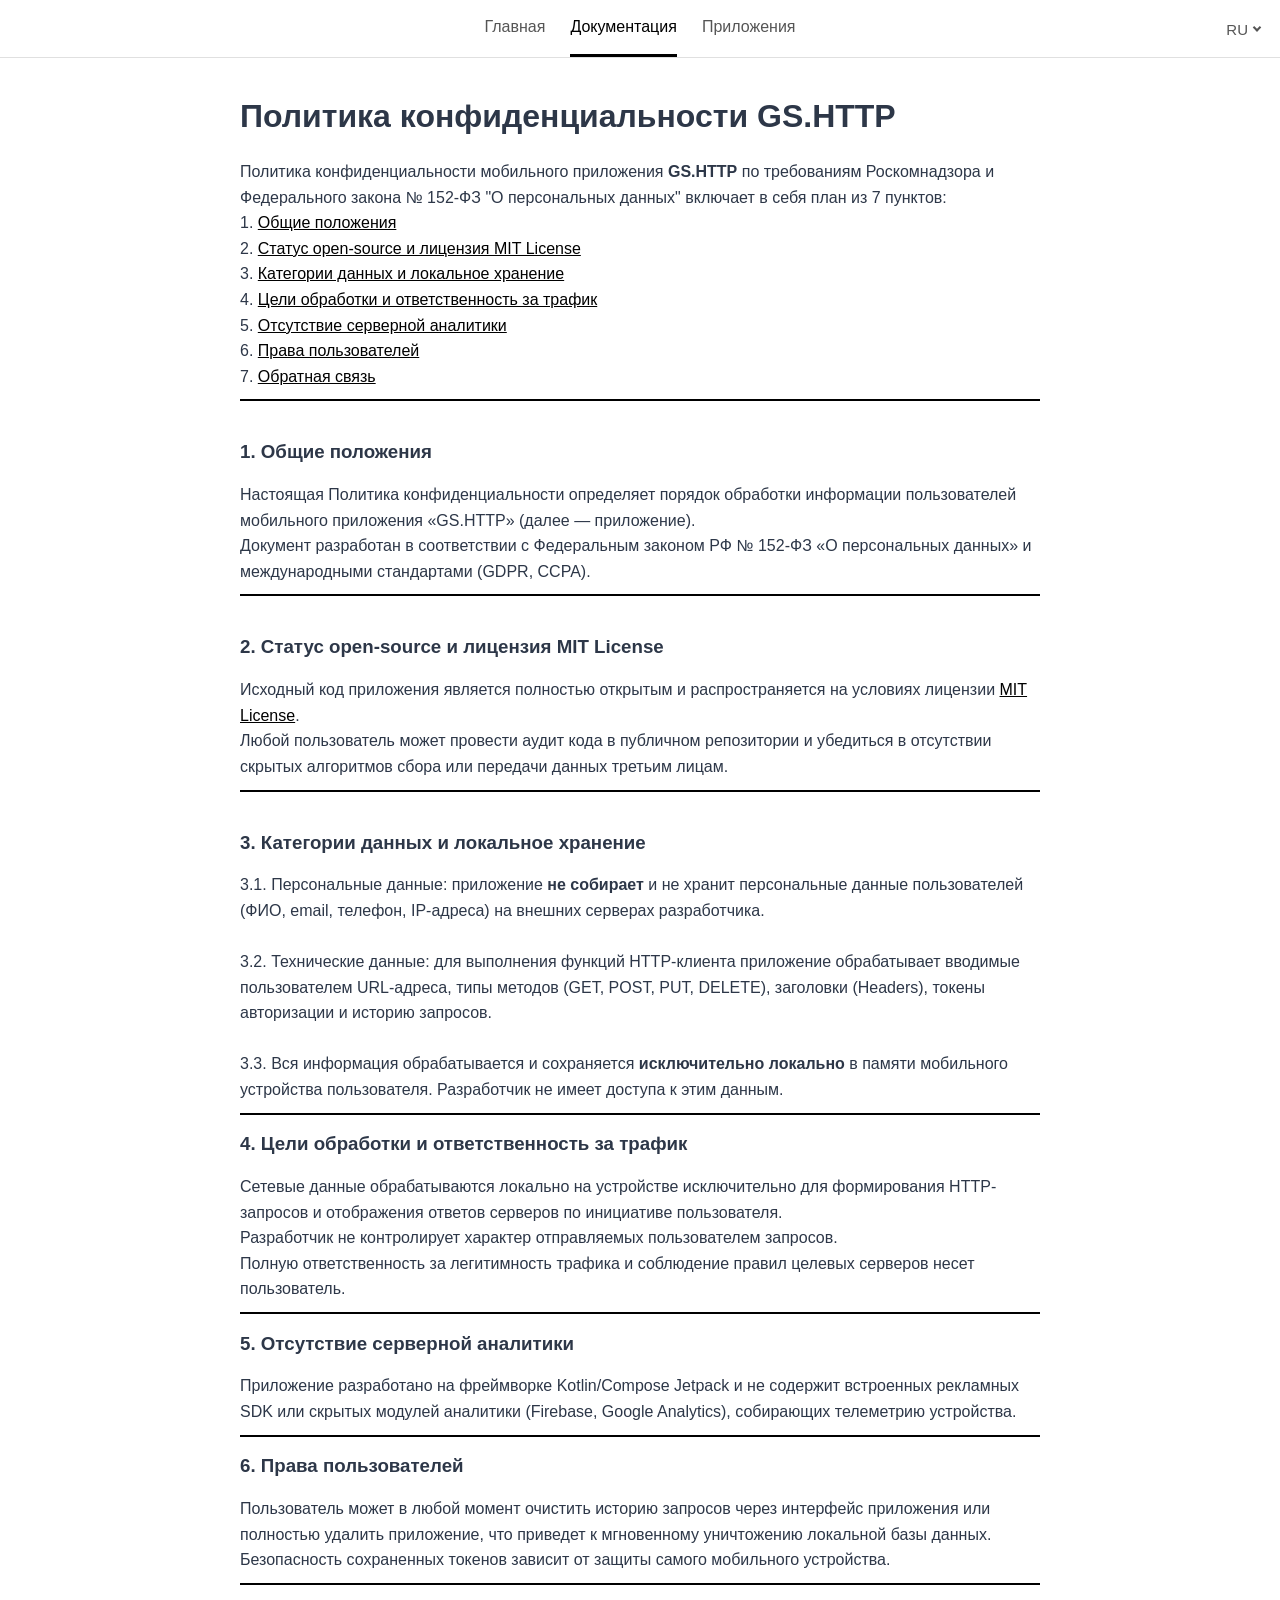
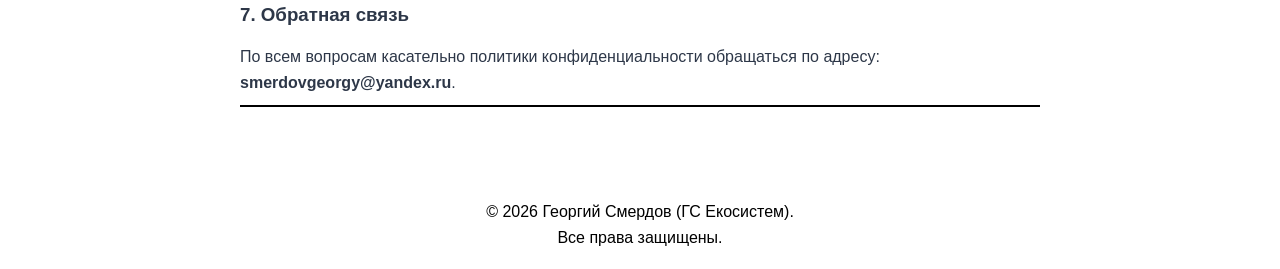
<file: PRIVACY_GS.HTTP_RU.html>
<!doctype html>
<html lang="ru">
  <head>
    <meta charset="UTF-8" />
    <meta name="viewport" content="width=device-width, initial-scale=0.7">
    <title>GS | Ecosystem</title>
    <link rel="stylesheet" href="style.css" />
    <link rel="stylesheet" href="lang-button.css" />
    <link rel="stylesheet" href="id.css" />
    <link rel="icon" href="images/GS.Ecosystem.png" type="image/png" />
  </head>
  <body>
    <header class="header">
      <div class="header-left"></div>

      <ul class="nav-menu">
        <li>
          <a href="https://gs-ht.ru" class="nav-link" data-lang-key="nav-main">Главная</a>
        </li>
        <li>
          <a href="documentation.html" class="nav-link active" data-lang-key="nav-protocol">Документация</a>
        </li>
        <li>
          <a href="apps.html" class="nav-link" data-lang-key="nav-apps">Приложения</a>
        </li>
      </ul>

      <div class="header-right">
        <div class="lang-switcher">
          <span class="lang-button">RU</span>
          <div class="lang-dropdown">
            <a href="#" class="lang-item" data-lang="en">English</a>
            <a href="#" class="lang-item" data-lang="ru">Русский</a>
          </div>
        </div>
      </div>
      <div class="tl_main_page_container"></div>
    </header>
    <div class="formater_cvet">
        <h1>Политика конфиденциальности GS.HTTP</h1>
        <p id="about-project">Политика конфиденциальности мобильного приложения <strong>GS.HTTP</strong> по требованиям Роскомнадзора и Федерального закона № 152-ФЗ "О персональных данных" включает в себя план из 7 пунктов:<br>
        1. <a href="#section-1" id="privacy-website-corrent">Общие положения</a><br>
        2. <a href="#section-2" id="privacy-website-corrent">Статус open-source и лицензия MIT License</a><br>
        3. <a href="#section-3" id="privacy-website-corrent">Категории данных и локальное хранение</a><br>
        4. <a href="#section-4" id="privacy-website-corrent">Цели обработки и ответственность за трафик</a><br>
        5. <a href="#section-5" id="privacy-website-corrent">Отсутствие серверной аналитики</a><br>
        6. <a href="#section-6" id="privacy-website-corrent">Права пользователей</a><br>
        7. <a href="#section-7" id="privacy-website-corrent">Обратная связь</a><br>
    </p>
    </div>
    <div class="formater_cvet">
        <h3 id="section-1">1. Общие положения</h3>
        <p id="about-project">Настоящая Политика конфиденциальности определяет порядок обработки информации пользователей мобильного приложения «GS.HTTP» (далее — приложение).<br> Документ разработан в соответствии с Федеральным законом РФ № 152-ФЗ «О персональных данных» и международными стандартами (GDPR, CCPA).</p>
    </div>
    <div class="formater_cvet">
        <h3 id="section-2">2. Статус open-source и лицензия MIT License</h3>
        <p id="about-project">Исходный код приложения является полностью открытым и распространяется на условиях лицензии <a href="LICENSE.html" id="privacy-website-corrent">MIT License</a>.<br> Любой пользователь может провести аудит кода в публичном репозитории и убедиться в отсутствии скрытых алгоритмов сбора или передачи данных третьим лицам.</p>
    </div>
    <div class="formater_cvet">
        <h3 id="section-3">3. Категории данных и локальное хранение</h3>
        <p id="about-project">
            3.1. Персональные данные: приложение <strong>не собирает</strong> и не хранит персональные данные пользователей (ФИО, email, телефон, IP-адреса) на внешних серверах разработчика.<br><br>
            3.2. Технические данные: для выполнения функций HTTP-клиента приложение обрабатывает вводимые пользователем URL-адреса, типы методов (GET, POST, PUT, DELETE), заголовки (Headers), токены авторизации и историю запросов.<br><br>
            3.3. Вся информация обрабатывается и сохраняется <strong>исключительно локально</strong> в памяти мобильного устройства пользователя. Разработчик не имеет доступа к этим данным.
        </p>
        <h3 id="section-4">4. Цели обработки и ответственность за трафик</h3>
        <p id="about-project">
            Сетевые данные обрабатываются локально на устройстве исключительно для формирования HTTP-запросов и отображения ответов серверов по инициативе пользователя.<br> Разработчик не контролирует характер отправляемых пользователем запросов.<br> Полную ответственность за легитимность трафика и соблюдение правил целевых серверов несет пользователь.
        </p>
        <h3 id="section-5">5. Отсутствие серверной аналитики</h3>
        <p id="about-project">
            Приложение разработано на фреймворке Kotlin/Compose Jetpack и не содержит встроенных рекламных SDK или скрытых модулей аналитики (Firebase, Google Analytics), собирающих телеметрию устройства.
        </p>
        <h3 id="section-6">6. Права пользователей</h3>
        <p id="about-project">
            Пользователь может в любой момент очистить историю запросов через интерфейс приложения или полностью удалить приложение, что приведет к мгновенному уничтожению локальной базы данных.<br> Безопасность сохраненных токенов зависит от защиты самого мобильного устройства.
        </p>
        <h3 id="section-7">7. Обратная связь</h3>
        <p id="about-project">
            По всем вопросам касательно политики конфиденциальности обращаться по адресу: <strong>smerdovgeorgy@yandex.ru</strong>.
        </p>
    </div>
      <br><br>
  <p id="copyright-text">&copy 2026 Георгий Смердов (ГС Екосистем). <br>Все права защищены.</p>
    <script src="script.js"></script>
  </body>
</html>
</file>
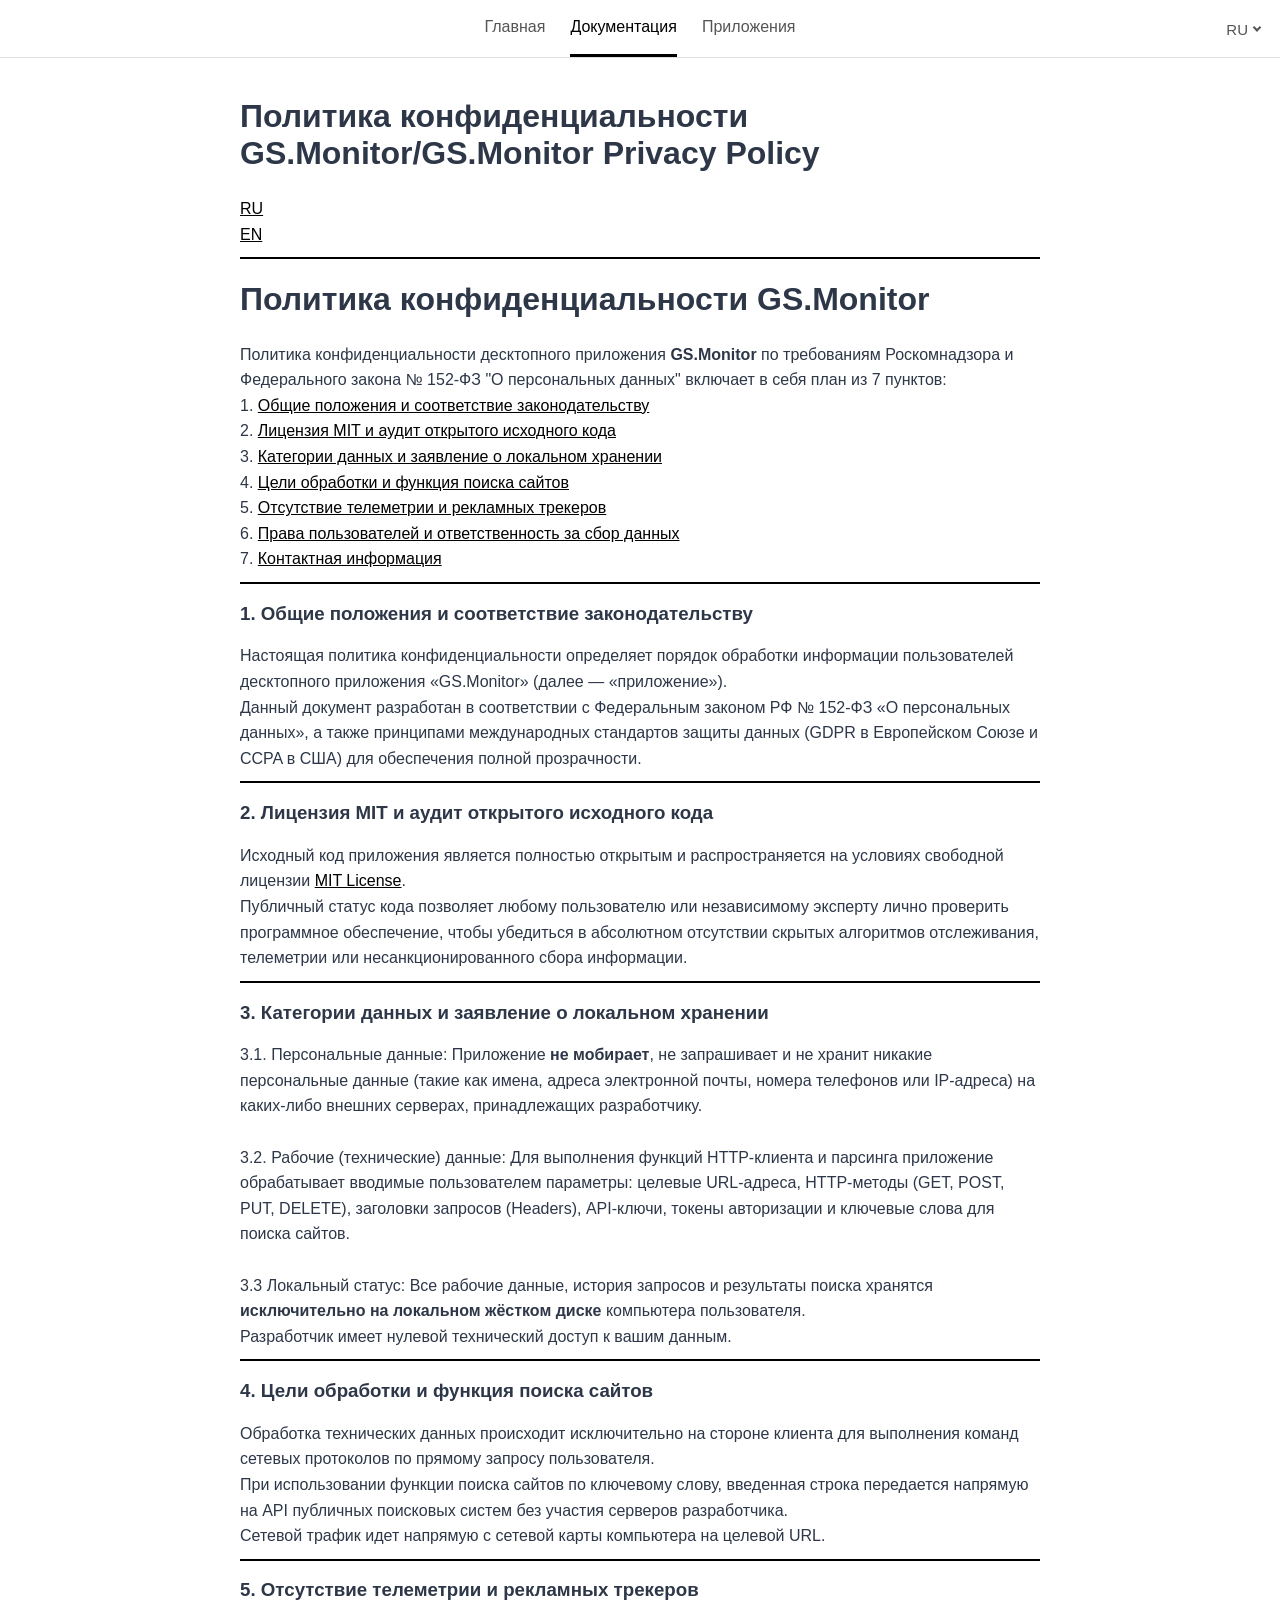
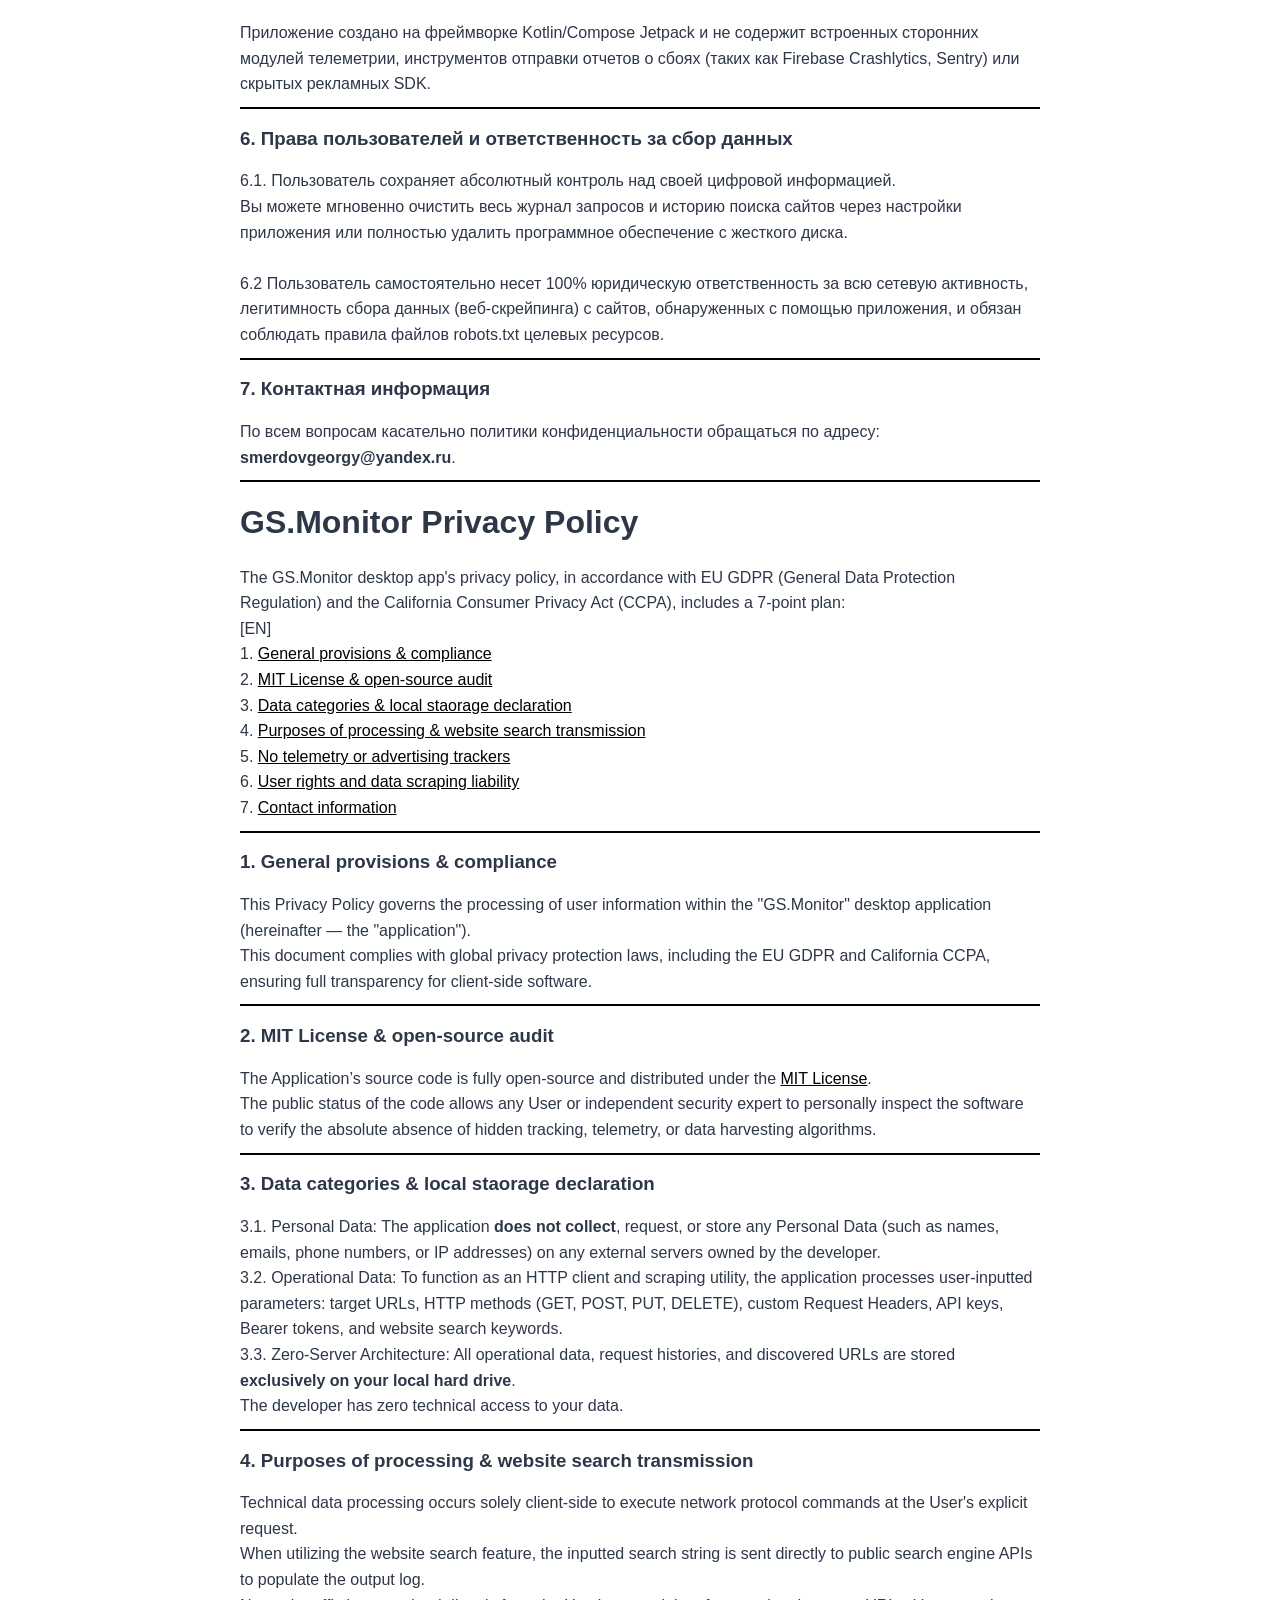
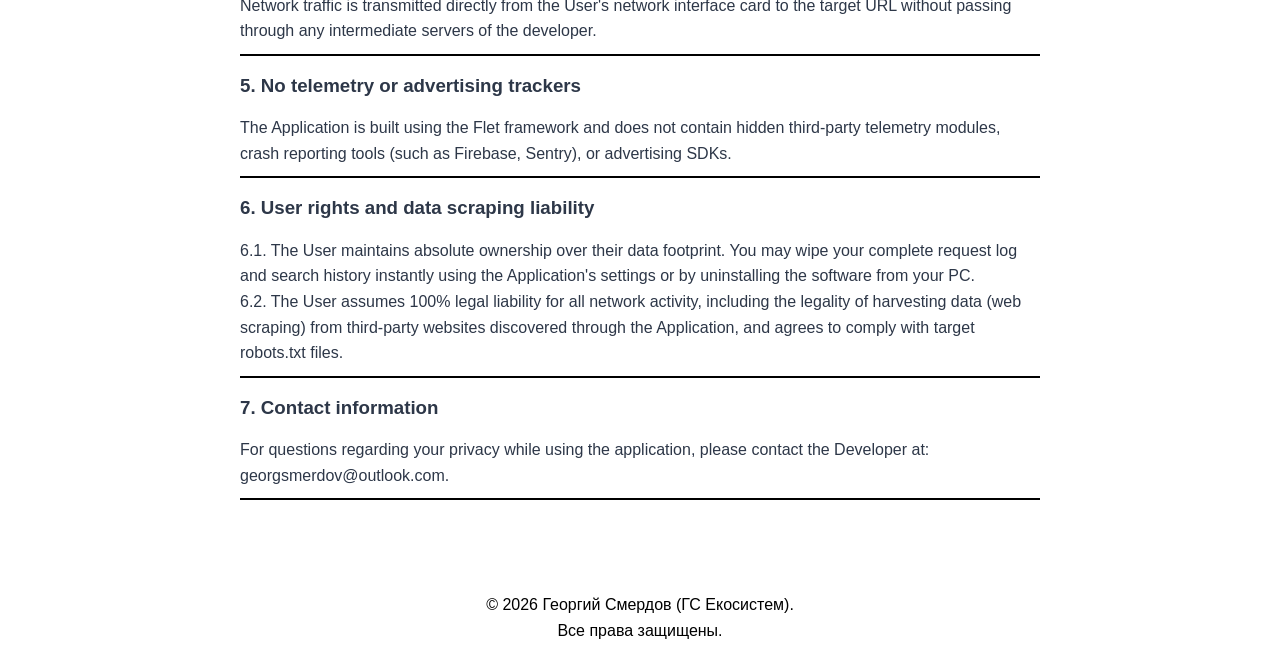
<file: PRIVACY_GS.Monitor_.html>
<!doctype html>
<html lang="ru">
  <head>
    <meta charset="UTF-8" />
    <meta name="viewport" content="width=device-width, initial-scale=0.7">
    <title>GS | Ecosystem</title>
    <link rel="stylesheet" href="style.css" />
    <link rel="stylesheet" href="lang-button.css" />
    <link rel="stylesheet" href="id.css" />
    <link rel="icon" href="images/GS.Ecosystem.png" type="image/png" />
  </head>
  <body>
    <header class="header">
      <div class="header-left"></div>

      <ul class="nav-menu">
        <li>
          <a href="https://gs-ht.ru" class="nav-link" data-lang-key="nav-main">Главная</a>
        </li>
        <li>
          <a href="documentation.html" class="nav-link active" data-lang-key="nav-protocol">Документация</a>
        </li>
        <li>
          <a href="apps.html" class="nav-link" data-lang-key="nav-apps">Приложения</a>
        </li>
      </ul>

      <div class="header-right">
        <div class="lang-switcher">
          <span class="lang-button">RU</span>
          <div class="lang-dropdown">
            <a href="#" class="lang-item" data-lang="en">English</a>
            <a href="#" class="lang-item" data-lang="ru">Русский</a>
          </div>
        </div>
      </div>
      <div class="tl_main_page_container"></div>
    </header>
    <div class="formater_cvet">
        <h1>Политика конфиденциальности GS.Monitor/GS.Monitor Privacy Policy</h1>
        <p id="about-project">
            <a href="#RU" id="privacy-website-corrent">RU</a><br>
            <a href="#EN" id="privacy-website-corrent">EN</a>
        </p>
        <h1 id="RU">Политика конфиденциальности GS.Monitor</h1>
         <p id="about-project">
            Политика конфиденциальности десктопного приложения <strong>GS.Monitor</strong> по требованиям Роскомнадзора и Федерального закона № 152-ФЗ "О персональных данных" включает в себя план из 7 пунктов:<br>
            1. <a href="#section-1" id="privacy-website-corrent">Общие положения и соответствие законодательству</a><br>
            2. <a href="#section-2" id="privacy-website-corrent">Лицензия MIT и аудит открытого исходного кода</a><br>
            3. <a href="#section-3" id="privacy-website-corrent">Категории данных и заявление о локальном хранении</a><br>
            4. <a href="#section-4" id="privacy-website-corrent">Цели обработки и функция поиска сайтов</a><br>
            5. <a href="#section-5" id="privacy-website-corrent">Отсутствие телеметрии и рекламных трекеров</a><br>
            6. <a href="#section-6" id="privacy-website-corrent">Права пользователей и ответственность за сбор данных</a><br>
            7. <a href="#section-7" id="privacy-website-corrent">Контактная информация</a><br>
        </p>
        <h3 id="section-1">1. Общие положения и соответствие законодательству</h3>
        <p id="about-project">
            Настоящая политика конфиденциальности определяет порядок обработки информации пользователей десктопного приложения «GS.Monitor» (далее — «приложение»).<br> Данный документ разработан в соответствии с Федеральным законом РФ № 152-ФЗ «О персональных данных», а также принципами международных стандартов защиты данных (GDPR в Европейском Союзе и CCPA в США) для обеспечения полной прозрачности.
        </p>
        <h3 id="section-2">2. Лицензия MIT и аудит открытого исходного кода</h3>
        <p id="about-project">
            Исходный код приложения является полностью открытым и распространяется на условиях свободной лицензии <a href="LICENSE.html" id="privacy-website-corrent">MIT License</a>.<br> Публичный статус кода позволяет любому пользователю или независимому эксперту лично проверить программное обеспечение, чтобы убедиться в абсолютном отсутствии скрытых алгоритмов отслеживания, телеметрии или несанкционированного сбора информации.
        </p>
        <h3 id="section-3">3. Категории данных и заявление о локальном хранении</h3>
        <p id="about-project">
            3.1. Персональные данные: Приложение <strong>не мобирает</strong>, не запрашивает и не хранит никакие персональные данные (такие как имена, адреса электронной почты, номера телефонов или IP-адреса) на каких-либо внешних серверах, принадлежащих разработчику.<br><br>
            3.2. Рабочие (технические) данные: Для выполнения функций HTTP-клиента и парсинга приложение обрабатывает вводимые пользователем параметры: целевые URL-адреса, HTTP-методы (GET, POST, PUT, DELETE), заголовки запросов (Headers), API-ключи, токены авторизации и ключевые слова для поиска сайтов.<br><br>
            3.3 Локальный статус: Все рабочие данные, история запросов и результаты поиска хранятся <strong>исключительно на локальном жёстком диске</strong> компьютера пользователя.<br> Разработчик имеет нулевой технический доступ к вашим данным.<br>
        </p>
        <h3 id="section-4">4. Цели обработки и функция поиска сайтов</h3>
        <p id="about-project">
            Обработка технических данных происходит исключительно на стороне клиента для выполнения команд сетевых протоколов по прямому запросу пользователя.<br> При использовании функции поиска сайтов по ключевому слову, введенная строка передается напрямую на API публичных поисковых систем без участия серверов разработчика.<br> Сетевой трафик идет напрямую с сетевой карты компьютера на целевой URL.
        </p>
        <h3 id="section-5">5. Отсутствие телеметрии и рекламных трекеров</h3>
        <p id="about-project">
            Приложение создано на фреймворке Kotlin/Compose Jetpack и не содержит встроенных сторонних модулей телеметрии, инструментов отправки отчетов о сбоях (таких как Firebase Crashlytics, Sentry) или скрытых рекламных SDK.
        </p>
        <h3 id="section-6">6. Права пользователей и ответственность за сбор данных</h3>
        <p id="about-project">
            6.1. Пользователь сохраняет абсолютный контроль над своей цифровой информацией.<br> Вы можете мгновенно очистить весь журнал запросов и историю поиска сайтов через настройки приложения или полностью удалить программное обеспечение с жесткого диска.<br><br>
            6.2 Пользователь самостоятельно несет 100% юридическую ответственность за всю сетевую активность, легитимность сбора данных (веб-скрейпинга) с сайтов, обнаруженных с помощью приложения, и обязан соблюдать правила файлов robots.txt целевых ресурсов.<br>
        </p>
        <h3 id="section-7">7. Контактная информация</h3>
        <p id="about-project">
            По всем вопросам касательно политики конфиденциальности обращаться по адресу: <strong>smerdovgeorgy@yandex.ru</strong>.
        </p>
        <h1 id="EN">GS.Monitor Privacy Policy</h1>
        <p id="about-project">
            The GS.Monitor desktop app's privacy policy, in accordance with EU GDPR (General Data Protection Regulation) and the California Consumer Privacy Act (CCPA), includes a 7-point plan:<br>
            [EN]<br> 
            1. <a href="#section-8" id="privacy-website-corrent">General provisions & compliance</a><br>
            2. <a href="#section-9" id="privacy-website-corrent">MIT License & open-source audit</a><br>
            3. <a href="#section-10" id="privacy-website-corrent">Data categories & local staorage declaration</a><br>
            4. <a href="#section-11" id="privacy-website-corrent">Purposes of processing & website search transmission</a><br>
            5. <a href="#section-12" id="privacy-website-corrent">No telemetry or advertising trackers</a><br>
            6. <a href="#section-13" id="privacy-website-corrent">User rights and data scraping liability</a><br>
            7. <a href="#section-14" id="privacy-website-corrent">Contact information</a><br>
        </p>
        <h3 id="section-8">1. General provisions & compliance</h3>
        <p id="about-project">
            This Privacy Policy governs the processing of user information within the "GS.Monitor" desktop application (hereinafter — the "application").<br> This document complies with global privacy protection laws, including the EU GDPR and California CCPA, ensuring full transparency for client-side software.
        </p>
        <h3 id="section-9">2. MIT License & open-source audit</h3>
        <p id="about-project">
            The Application’s source code is fully open-source and distributed under the <a href="LICENSE.html" id="privacy-website-corrent">MIT License</a>.<br> The public status of the code allows any User or independent security expert to personally inspect the software to verify the absolute absence of hidden tracking, telemetry, or data harvesting algorithms.
        </p>
        <h3 id="section-10">3. Data categories & local staorage declaration</h3>
        <p id="about-project">
            3.1. Personal Data: The application <strong>does not collect</strong>, request, or store any Personal Data (such as names, emails, phone numbers, or IP addresses) on any external servers owned by the developer.<br>
            3.2. Operational Data: To function as an HTTP client and scraping utility, the application processes user-inputted parameters: target URLs, HTTP methods (GET, POST, PUT, DELETE), custom Request Headers, API keys, Bearer tokens, and website search keywords.<br>
            3.3. Zero-Server Architecture: All operational data, request histories, and discovered URLs are stored <strong>exclusively on your local hard drive</strong>.<br> The developer has zero technical access to your data.
        </p>
        <h3 id="section-11">4. Purposes of processing & website search transmission</h3>
        <p id="about-project">
            Technical data processing occurs solely client-side to execute network protocol commands at the User's explicit request.<br> When utilizing the website search feature, the inputted search string is sent directly to public search engine APIs to populate the output log.<br> Network traffic is transmitted directly from the User's network interface card to the target URL without passing through any intermediate servers of the developer.
        </p>
        <h3 id="section-12">5. No telemetry or advertising trackers</h3>
        <p id="about-project">
            The Application is built using the Flet framework and does not contain hidden third-party telemetry modules, crash reporting tools (such as Firebase, Sentry), or advertising SDKs.
        </p>
        <h3 id="section-13">6. User rights and data scraping liability</h3>
        <p id="about-project">
            6.1. The User maintains absolute ownership over their data footprint. You may wipe your complete request log and search history instantly using the Application's settings or by uninstalling the software from your PC.<br>
            6.2. The User assumes 100% legal liability for all network activity, including the legality of harvesting data (web scraping) from third-party websites discovered through the Application, and agrees to comply with target robots.txt files.<br>
        </p>
        <h3 id="section-14">7. Contact information</h3>
        <p id="about-project">
            For questions regarding your privacy while using the application, please contact the Developer at: georgsmerdov@outlook.com.
        </p>
        </div>
                  <br><br>
  <p id="copyright-text">&copy 2026 Георгий Смердов (ГС Екосистем). <br>Все права защищены.</p>
    <script src="script.js"></script>
  </body>
</html>
</file>
<file: style.css>
body { font-family: -apple-system, BlinkMacSystemFont, "Segoe UI", Roboto, Helvetica, Arial, sans-serif; background-color: #ffffff; margin: 0; padding: 0; } 
.header { display: flex; align-items: center; justify-content: space-between; padding: 0; border-bottom: 1px solid #e0e0e0; position: relative; } 
.header-right { position: absolute; right: 20px; top: 50%; transform: translateY(-50%); z-index: 10; width: 100px; display: flex; justify-content: flex-end; } 
.header-left { width: auto; } 
.nav-menu { display: flex; justify-content: center; gap: 25px; list-style: none; padding: 0; margin: 0; } 
.nav-link { display: block; padding: 18px 0; text-decoration: none; color: #555555; font-size: 16px; font-weight: 500; border-bottom: 3px solid transparent; transition: all 0.2s ease; } 
.nav-link.active, .nav-link:hover { color: #000000; border-bottom-color: #000000; } 
.tl_main_page_container { padding: 0; } 
.formater_cvet { max-width: 800px; margin: 40px auto; padding: 0 20px; color: #2d3748; }



.favorite-link {
  font-size: 20px;
}

.copyright-text {
  text-align: center;
  font-size: 20px;
}


h1 {
  text-align: left;
  font-size: 32px;
  margin-bottom: 24px;     
}


p {
  text-align: left;        
  font-family: Arial, Helvetica, sans-serif;
  font-size: 16px;        
  line-height: 1.6;        
  margin-bottom: 18px;     
}
</file>
<file: lang-button.css>
.lang-switcher {
  position: relative;
}

.lang-button {
  display: flex;
  align-items: center;
  gap: 6px;
  color: #555555;
  font-size: 15px;
  font-weight: 500;
  cursor: pointer;
  padding: 18px 0;
  transition: color 0.2s ease;
}

.lang-button:hover {
  color: #000000;
}

.lang-button::after {
  content: "";
  border: solid #555555;
  border-width: 0 2px 2px 0;
  display: inline-block;
  padding: 2px;
  transform: rotate(45deg);
  margin-bottom: 3px;
  transition: border-color 0.2s ease;
}

.lang-button:hover::after {
  border-color: #000000;
}

.lang-dropdown {
  display: none;
  position: absolute;
  top: 100%;
  right: 0;
  background-color: #ffffff;
  min-width: 120px;
  box-shadow: 0px 8px 24px rgba(0, 0, 0, 0.12);
  border-radius: 8px;
  padding: 6px 0;
  z-index: 100;
  margin-top: -5px;
}

.lang-switcher:hover .lang-dropdown {
  display: block;
}

.lang-item {
  display: block;
  padding: 10px 16px;
  text-decoration: none;
  color: #007bc1;
  font-size: 14px;
  font-weight: 500;
  transition: background-color 0.2s ease;
}

.lang-item:hover {
  background-color: #f5f5f5;
}

.lang-switcher:hover .lang-dropdown,
.lang-switcher.open .lang-dropdown {
  display: block;
}

.lang-item.active {
  color: #000000;
  pointer-events: none;
}
</file>
<file: id.css>
#my-link-one {
  color: #000000;
  font-size: 20px;
  text-decoration: none;
}
#my-link-two {
  color: #000000;
  font-size: 20px;
  text-decoration: none;
}
#my-link-three {
  color: #000000;
  font-size: 20px;
  text-decoration: none;
}
#my-link-four {
  color: #000000;
  font-size: 20px;
  text-decoration: none;
}
#my-link-five {
  color: #000000;
  font-size: 20px;
  text-decoration: none;
}
#telegram-channel-link {
  color: #000000;
  font-size: 20px;
  text-decoration: none;
}
#telegram-bot-link {
  color: #000000;
  font-size: 20px;
  text-decoration: none;
}
#max-chat-bot {
  color: #000000;
  font-size: 20px;
  text-decoration: none;
}
#about-information-project {
  color: #000000;
  font-size: 20px;
  text-decoration: none;
  border-bottom: 2px solid black; 
  padding-bottom: 10px;
  max-width: 800px; 
  margin: 0 auto;   
  padding: 20px;
}
#copyright-text {
  text-align: center;
}
#about-project {
    border-bottom: 2px solid black; 
    padding-bottom: 10px;  
}
#favorite-link-personal {
  border-bottom: 2px solid black;
  padding-bottom: 10px;
}
#contact-text-cooperation {
  border-bottom: 2px solid black;
  padding-bottom: 10px;
}
#privacy-css {
  border-bottom: 2px solid black;
  padding-bottom: 10px;
}
#privacy-website-corrent {
  color: #000000;
  text-decoration: underline;
}
#website-apps-corrent {
  color: #000000;
  text-decoration: underline;
}
#options-document {
  border-bottom: 2px solid black;
  padding-bottom: 10px; 
}
#document-options-link {
  color: #000000;
  text-decoration: underline;
}
</file>
